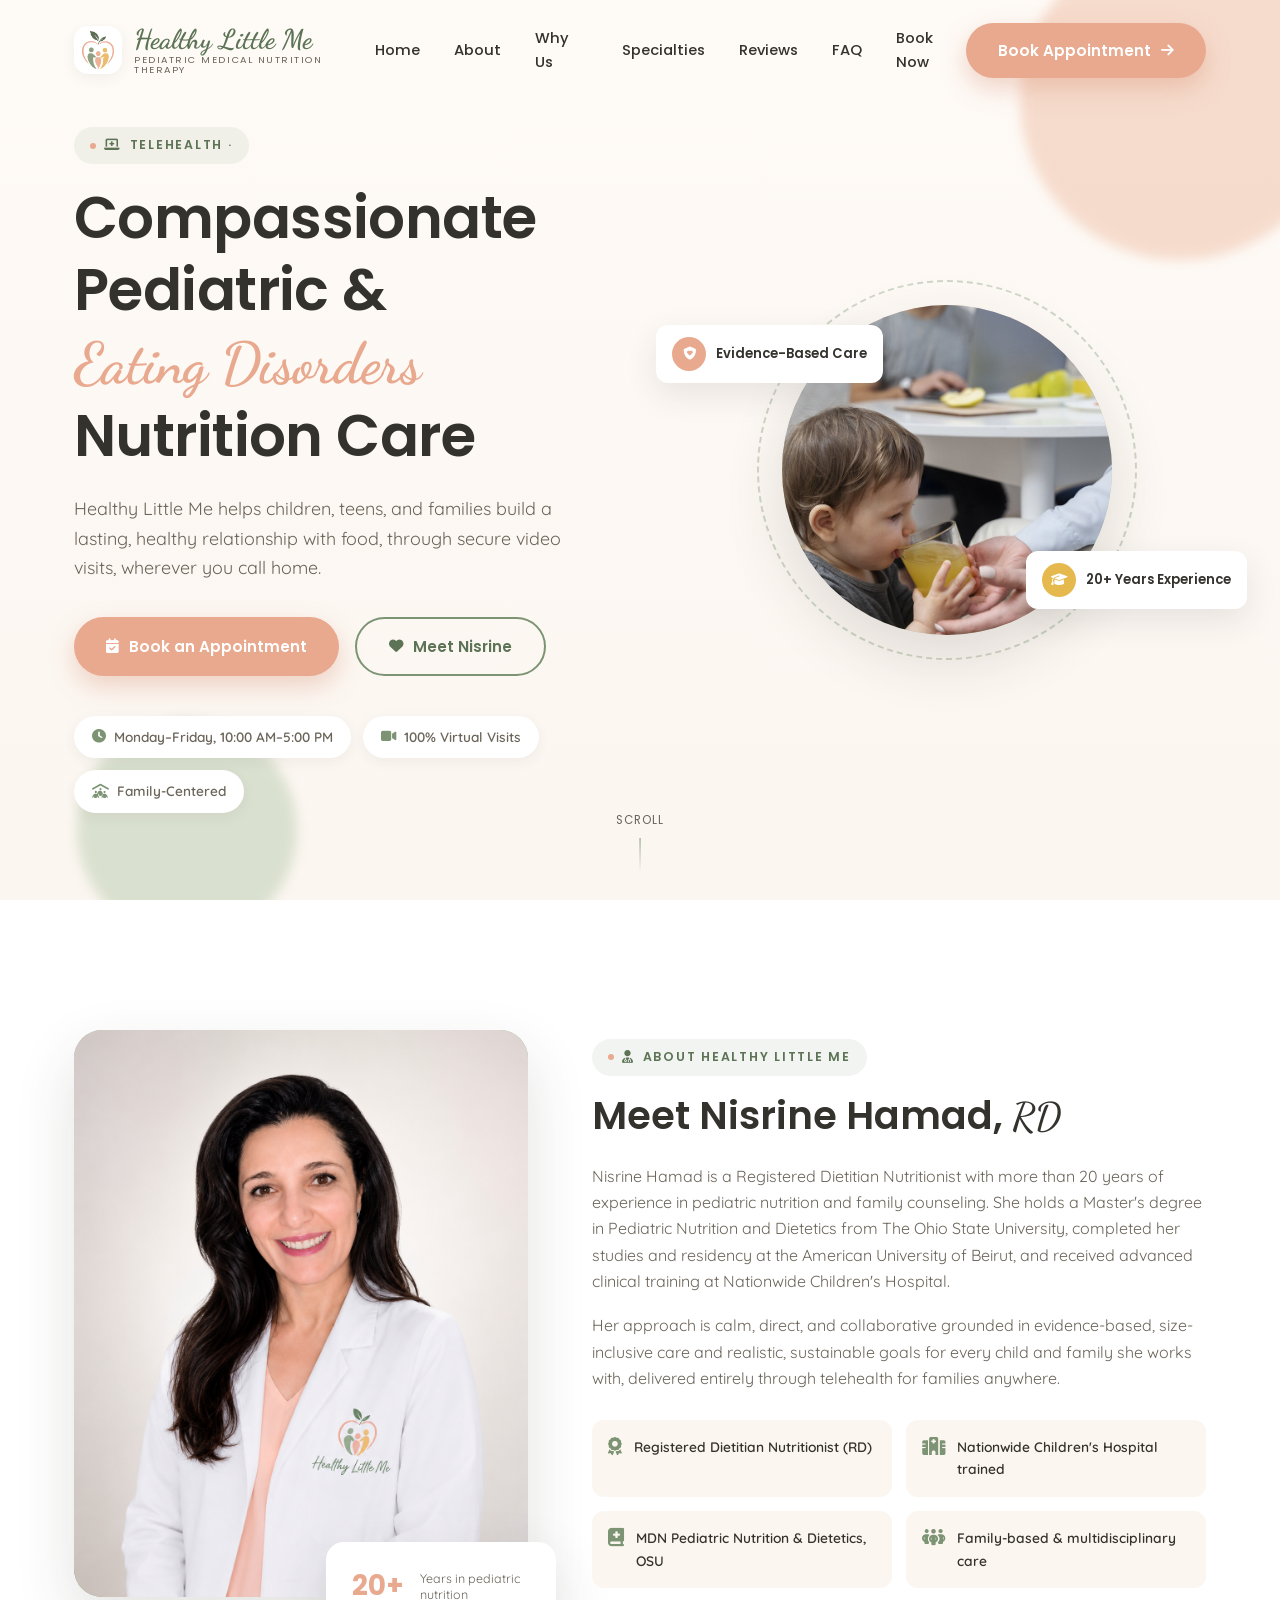
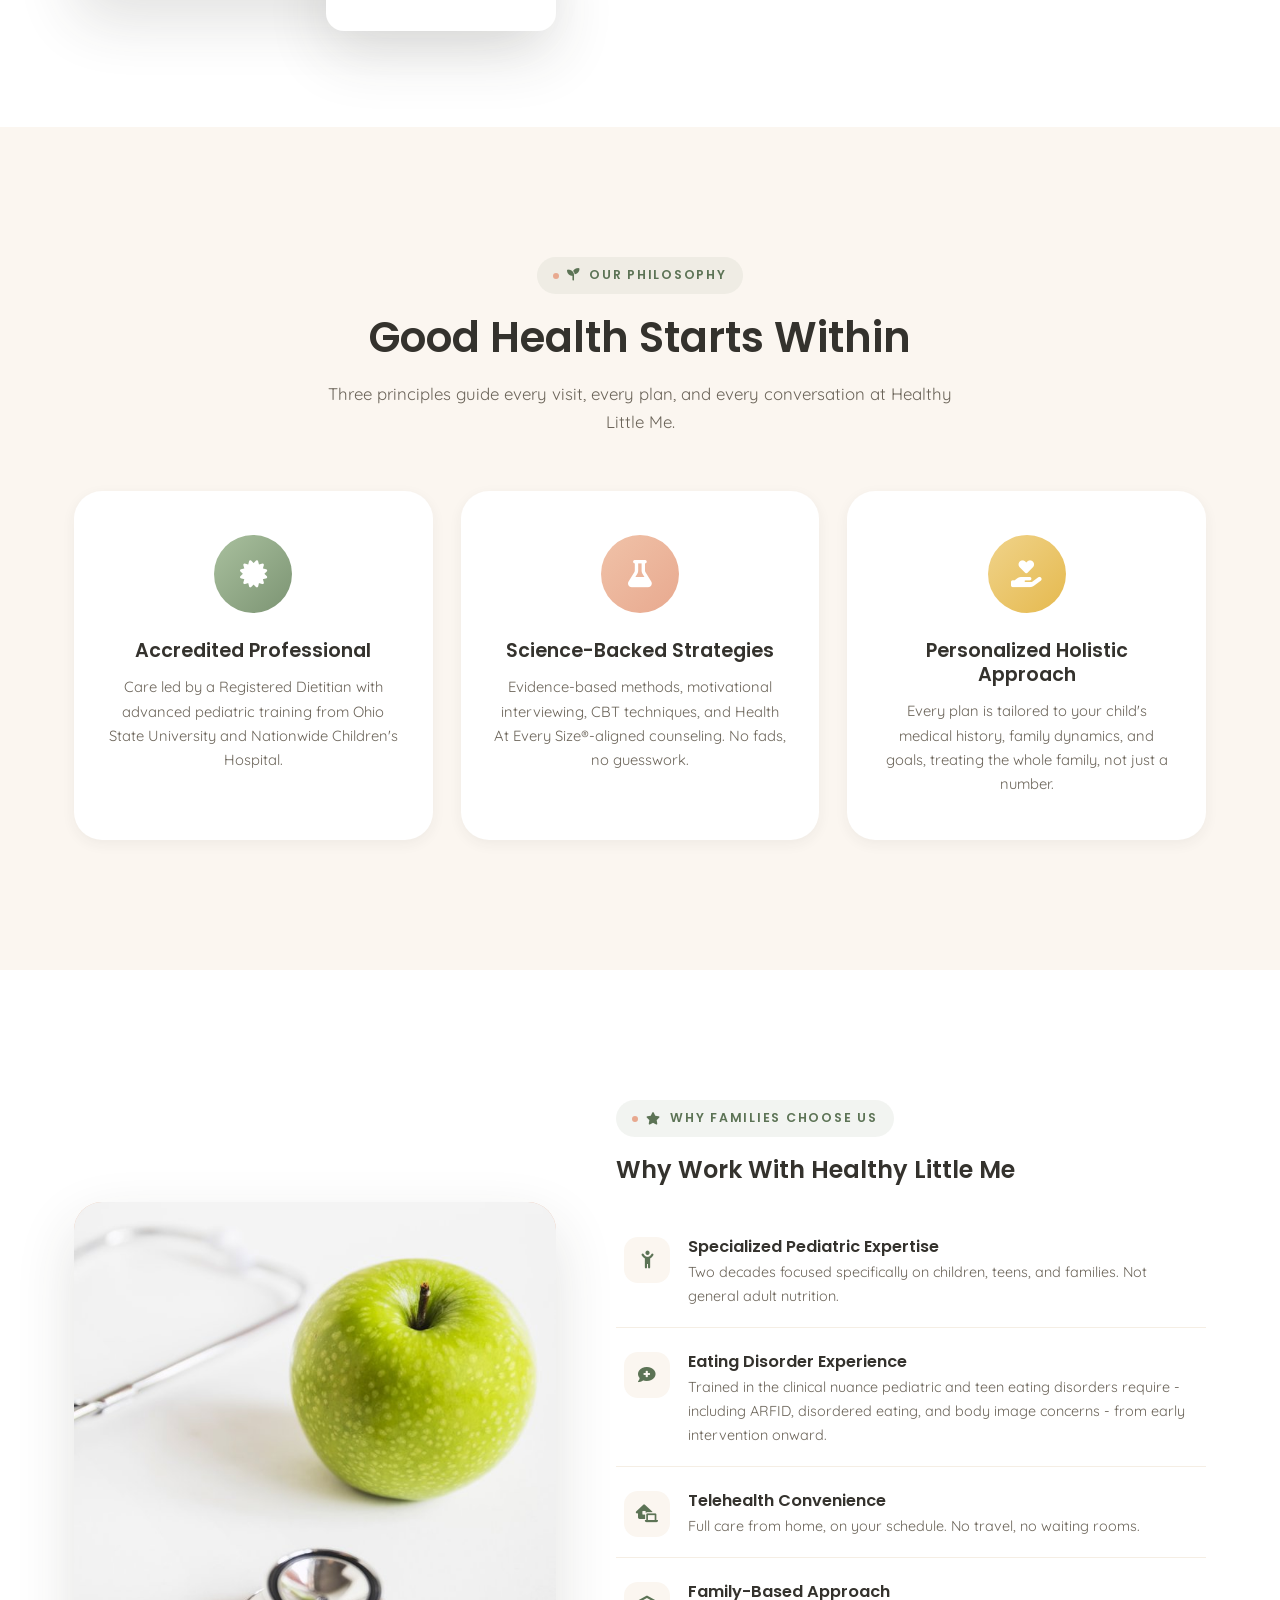
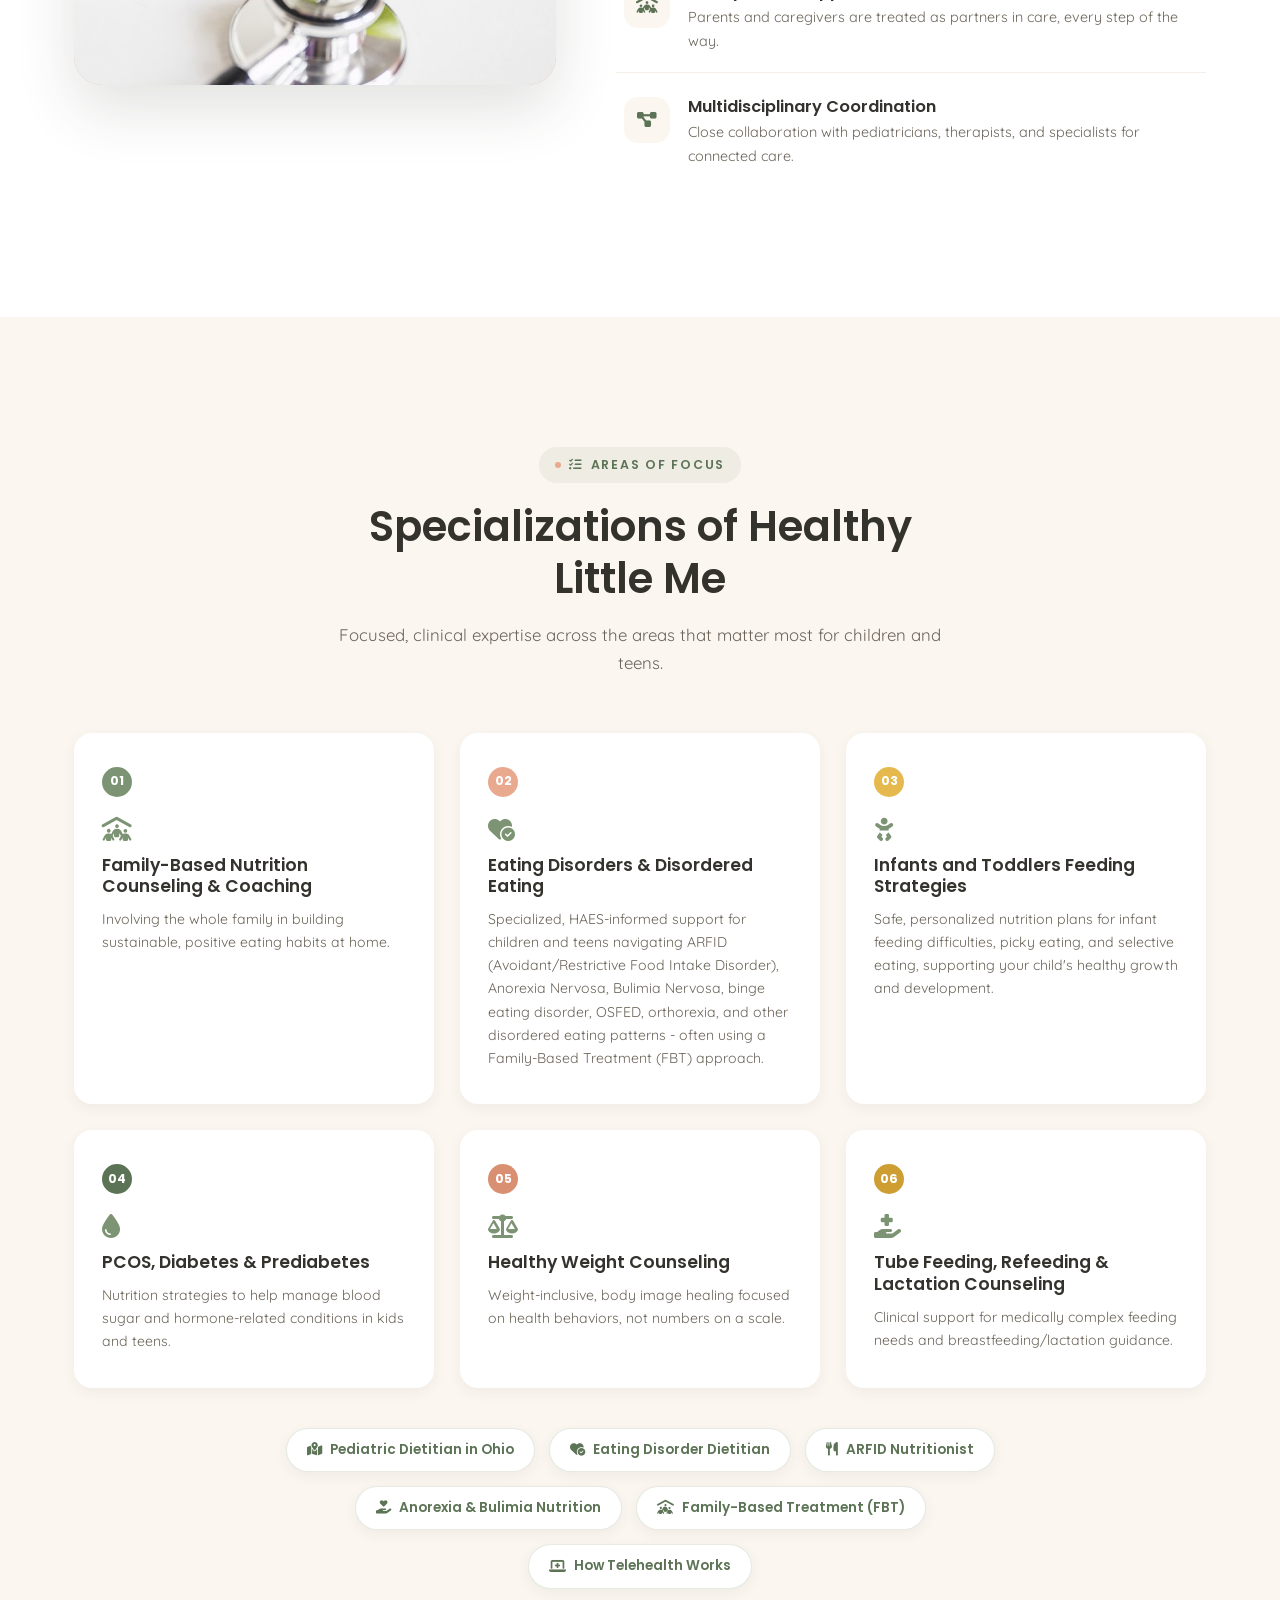
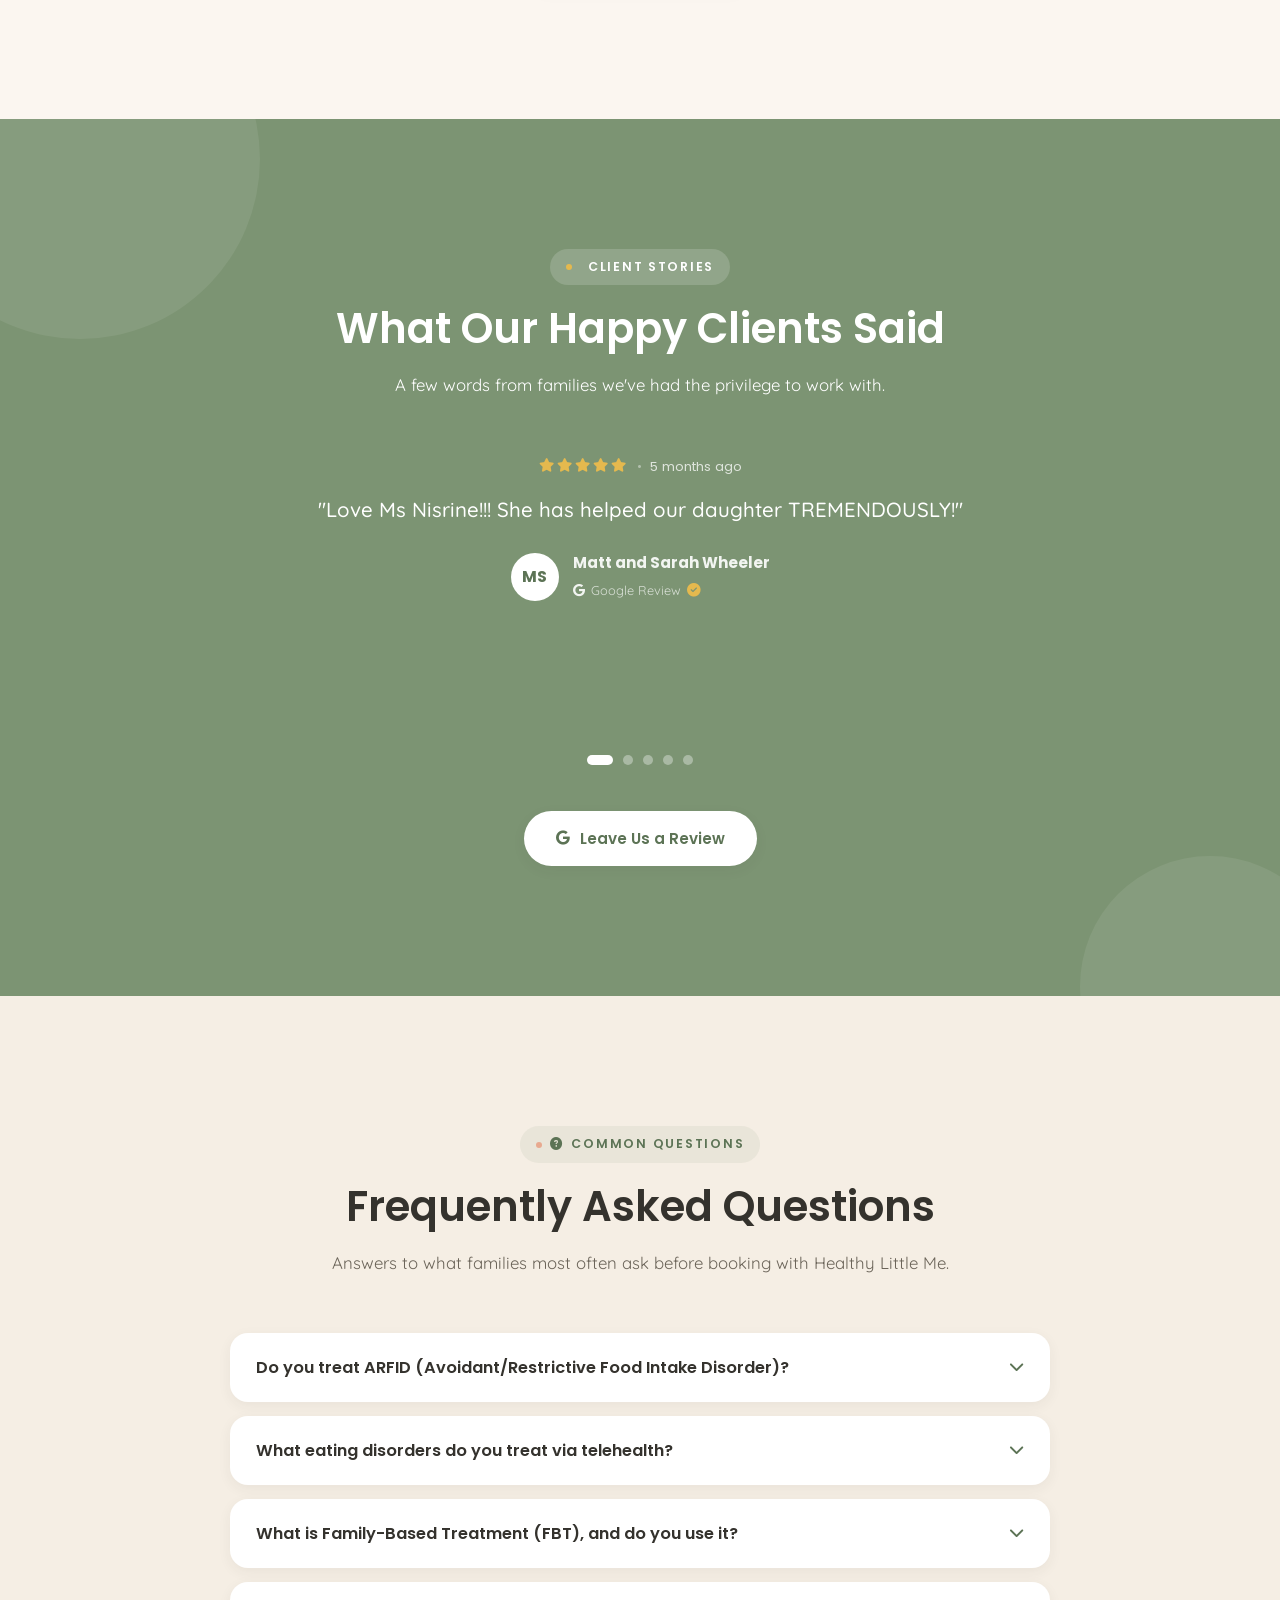
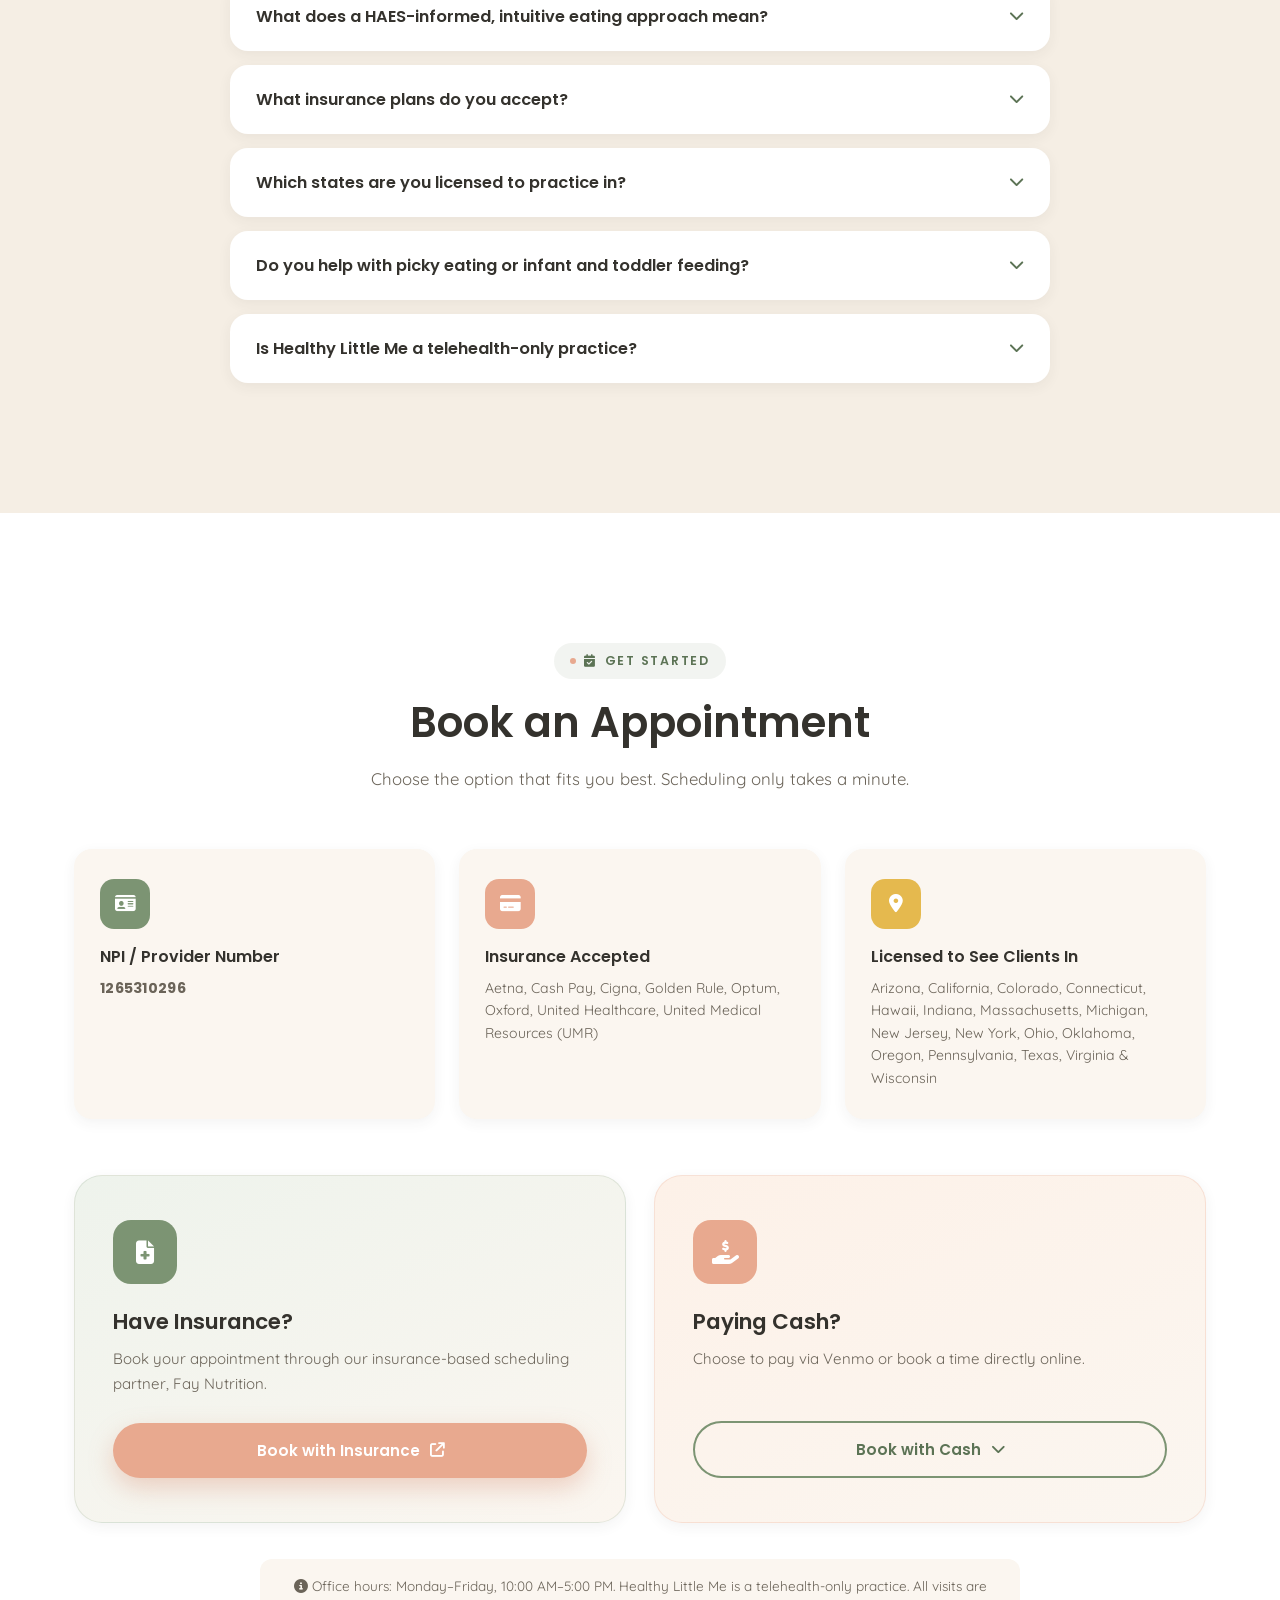
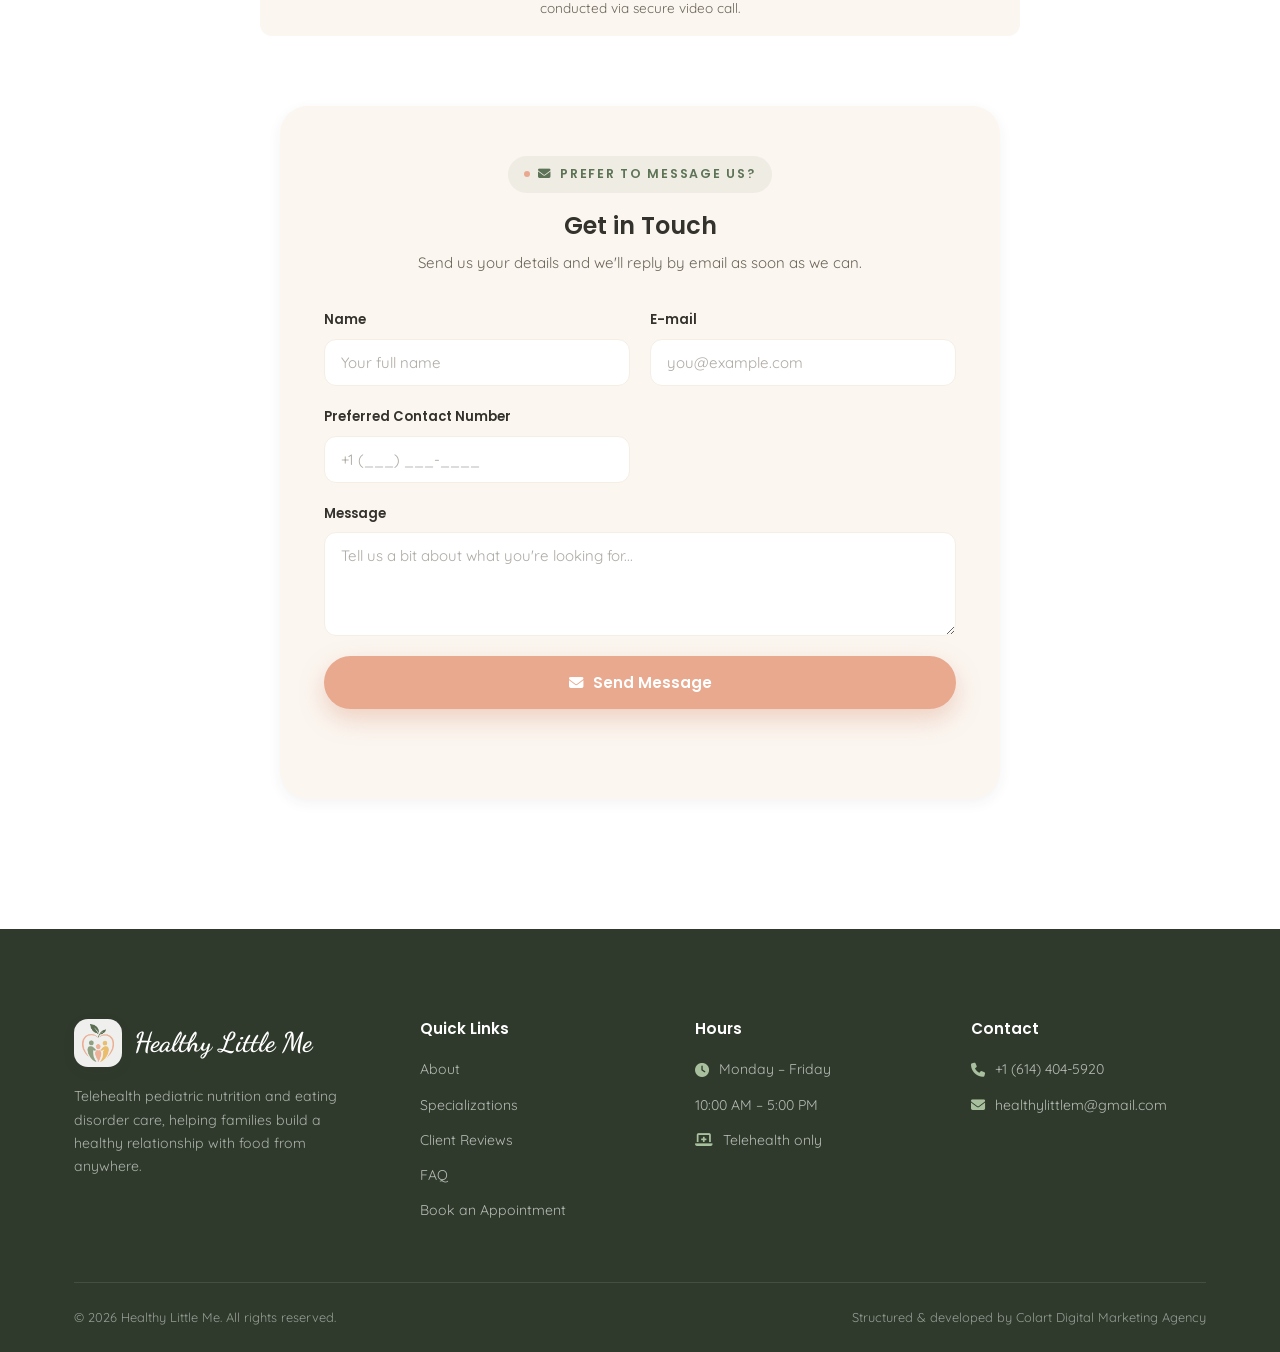
<file: index.html>
<!DOCTYPE html>
<html lang="en-US">
<head>
<meta charset="UTF-8">
<meta name="viewport" content="width=device-width, initial-scale=1.0">

<!-- ===== Primary SEO ===== -->
<title>Healthy Little Me | Pediatric &amp; Eating Disorder Dietitian Telehealth (US)</title>
<meta name="description" content="Telehealth pediatric dietitian specializing in eating disorders, ARFID, and HAES-informed, family-based nutrition care. Insurance accepted (Aetna, Cigna, UnitedHealthcare, Optum, UMR) or cash pay. Licensed in 17 US states.">
<meta name="keywords" content="eating disorder dietitian online, eating disorder nutritionist telehealth, virtual eating disorder counselor, disordered eating dietitian virtual, HAES eating disorder dietitian, Health At Every Size dietitian online, body image nutritionist virtual, intuitive eating dietitian telehealth, eating disorder recovery dietitian, anorexia nervosa dietitian online, bulimia recovery nutritionist telehealth, binge eating disorder dietitian virtual, OSFED eating disorder specialist, pediatric eating disorder dietitian, teen eating disorder nutritionist online, adolescent eating disorder specialist telehealth, ARFID dietitian online, ARFID specialist for kids telehealth, avoidant restrictive food intake disorder dietitian, family based treatment eating disorder dietitian, FBT pediatric dietitian virtual, child severe picky eating dietitian, pediatric refeeding syndrome dietitian, pediatric orthorexia specialist virtual, pediatric dietitian telehealth, online pediatric nutritionist, virtual child nutrition specialist, size inclusive pediatric nutritionist, pediatric tube feeding specialist online, teen PCOS nutritionist virtual, pediatric diabetes dietitian online, infant feeding difficulties dietitian, toddler nutrition specialist telehealth, eating disorder dietitian accepting Aetna, eating disorder nutritionist accepting Cigna, pediatric eating disorder dietitian accepting UnitedHealthcare, eating disorder nutritionist accepting Optum, pediatric dietitian accepting UMR, telehealth eating disorder dietitian covered by insurance, cash pay eating disorder dietitian online, Nisrine Hamad RD">
<meta name="robots" content="index, follow, max-image-preview:large">
<meta name="author" content="Healthy Little Me">
<meta name="theme-color" content="#7C9473">
<link rel="canonical" href="https://www.healthy-little-me.com/">

<!-- ===== Geo / regional targeting: United States only ===== -->
<meta name="geo.region" content="US">
<meta name="geo.placename" content="United States">
<meta name="distribution" content="US">
<meta name="target-country" content="US">
<meta name="language" content="English">

<!-- ===== Open Graph ===== -->
<meta property="og:type" content="website">
<meta property="og:site_name" content="Healthy Little Me">
<meta property="og:locale" content="en_US">
<meta property="og:title" content="Healthy Little Me | Pediatric &amp; Eating Disorder Dietitian Telehealth">
<meta property="og:description" content="Telehealth pediatric nutrition and eating disorder care led by Nisrine Hamad, RD. Licensed to see clients in 17 US states, Monday&ndash;Friday.">
<meta property="og:url" content="https://www.healthy-little-me.com/">
<meta property="og:image" content="https://www.healthy-little-me.com/images/og-share.jpg">
<meta property="og:image:width" content="1200">
<meta property="og:image:height" content="630">
<meta property="og:image:alt" content="Healthy Little Me — Pediatric Nutrition Telehealth">

<!-- ===== Twitter Card ===== -->
<meta name="twitter:card" content="summary_large_image">
<meta name="twitter:title" content="Healthy Little Me | Pediatric &amp; Eating Disorder Dietitian Telehealth">
<meta name="twitter:description" content="Telehealth pediatric nutrition and eating disorder care led by Nisrine Hamad, RD. Licensed to see clients in 17 US states.">
<meta name="twitter:image" content="https://www.healthy-little-me.com/images/og-share.jpg">

<!-- Fonts -->
<link rel="preconnect" href="https://fonts.googleapis.com">
<link rel="preconnect" href="https://fonts.gstatic.com" crossorigin>
<link href="https://fonts.googleapis.com/css2?family=Poppins:wght@500;600;700&family=Quicksand:wght@400;500;600;700&family=Dancing+Script:wght@600;700&display=swap" rel="stylesheet">
<!-- Icons -->
<link rel="stylesheet" href="https://cdnjs.cloudflare.com/ajax/libs/font-awesome/6.5.2/css/all.min.css" integrity="sha512-SnH5WK+bZxgPHs44uWIX+LLJAJ9/2PkPKZ5QiAj6Ta86w+fsb2TkcmfRyVX3pBnMFcV7oQPJkl9QevSCWr3W6A==" crossorigin="anonymous" referrerpolicy="no-referrer">
<link rel="stylesheet" href="css/style.css">
<link rel="icon" type="image/png" href="images/favicon.png">
<link rel="apple-touch-icon" href="images/favicon.png">

<!-- ===== Structured data: business + service area (US states only) ===== -->
<script type="application/ld+json">
{
  "@context": "https://schema.org",
  "@type": "MedicalBusiness",
  "name": "Healthy Little Me",
  "description": "Telehealth pediatric nutrition and eating disorder care led by Nisrine Hamad, a Registered Dietitian Nutritionist, serving families across the United States.",
  "url": "https://www.healthy-little-me.com/",
  "image": "https://www.healthy-little-me.com/images/og-share.jpg",
  "telephone": "+1-614-404-5920",
  "email": "healthylittlem@gmail.com",
  "priceRange": "$$",
  "medicalSpecialty": "Nutrition",
  "isicV4": "8620",
  "knowsLanguage": "en-US",
  "paymentAccepted": "Cash, Insurance",
  "knowsAbout": [
    "ARFID (Avoidant/Restrictive Food Intake Disorder)",
    "Anorexia Nervosa",
    "Bulimia Nervosa",
    "Binge Eating Disorder",
    "OSFED",
    "Orthorexia",
    "Disordered Eating",
    "Health At Every Size (HAES)",
    "Intuitive Eating",
    "Family-Based Treatment (FBT)",
    "Picky Eating and Selective Eating",
    "Infant and Toddler Feeding Difficulties",
    "PCOS",
    "Prediabetes and Diabetes",
    "Tube Feeding and Refeeding Syndrome",
    "Lactation Counseling",
    "Pediatric Weight-Inclusive Nutrition Counseling"
  ],
  "openingHoursSpecification": {
    "@type": "OpeningHoursSpecification",
    "dayOfWeek": ["Monday", "Tuesday", "Wednesday", "Thursday", "Friday"],
    "opens": "10:00",
    "closes": "17:00"
  },
  "areaServed": [
    { "@type": "State", "name": "Arizona" },
    { "@type": "State", "name": "California" },
    { "@type": "State", "name": "Colorado" },
    { "@type": "State", "name": "Connecticut" },
    { "@type": "State", "name": "Hawaii" },
    { "@type": "State", "name": "Indiana" },
    { "@type": "State", "name": "Massachusetts" },
    { "@type": "State", "name": "Michigan" },
    { "@type": "State", "name": "New Jersey" },
    { "@type": "State", "name": "New York" },
    { "@type": "State", "name": "Ohio" },
    { "@type": "State", "name": "Oklahoma" },
    { "@type": "State", "name": "Oregon" },
    { "@type": "State", "name": "Pennsylvania" },
    { "@type": "State", "name": "Texas" },
    { "@type": "State", "name": "Virginia" },
    { "@type": "State", "name": "Wisconsin" }
  ],
  "employee": {
    "@type": "Person",
    "name": "Nisrine Hamad",
    "jobTitle": "Registered Dietitian Nutritionist (RD)",
    "alumniOf": [
      { "@type": "CollegeOrUniversity", "name": "The Ohio State University" }
    ]
  }
}
</script>

<!-- ===== Structured data: FAQ (matches on-page FAQ section) ===== -->
<script type="application/ld+json">
{
  "@context": "https://schema.org",
  "@type": "FAQPage",
  "mainEntity": [
    {
      "@type": "Question",
      "name": "Do you treat ARFID (Avoidant/Restrictive Food Intake Disorder)?",
      "acceptedAnswer": {
        "@type": "Answer",
        "text": "Yes. Nisrine works with children and teens with ARFID, developing personalized, gradual feeding plans that respect sensory and anxiety-related barriers to eating, in close coordination with families and other providers involved in your child's care."
      }
    },
    {
      "@type": "Question",
      "name": "What eating disorders do you treat via telehealth?",
      "acceptedAnswer": {
        "@type": "Answer",
        "text": "Healthy Little Me provides telehealth nutrition support for pediatric and adolescent Anorexia Nervosa, Bulimia Nervosa, Binge Eating Disorder, OSFED, ARFID, orthorexia, and general disordered eating, using an evidence-based, HAES-informed approach tailored to each child."
      }
    },
    {
      "@type": "Question",
      "name": "What is Family-Based Treatment (FBT), and do you use it?",
      "acceptedAnswer": {
        "@type": "Answer",
        "text": "Family-Based Treatment is an evidence-based approach that empowers parents and caregivers to take an active role in their child's nutritional recovery. Many of our eating disorder and disordered eating plans draw on FBT principles alongside individualized, family-centered counseling."
      }
    },
    {
      "@type": "Question",
      "name": "What does a HAES-informed, intuitive eating approach mean?",
      "acceptedAnswer": {
        "@type": "Answer",
        "text": "Health At Every Size (HAES) and intuitive eating mean we focus on health behaviors, body respect, and a child's internal hunger and fullness cues, rather than weight or numbers on a scale. It's a weight-inclusive, size-inclusive philosophy behind every plan we build."
      }
    },
    {
      "@type": "Question",
      "name": "What insurance plans do you accept?",
      "acceptedAnswer": {
        "@type": "Answer",
        "text": "We accept Aetna, Cigna, UnitedHealthcare, Optum, Oxford, Golden Rule, and United Medical Resources (UMR) through our scheduling partner, Fay Nutrition. Cash-pay appointments are also available for families without in-network coverage or who prefer to book directly."
      }
    },
    {
      "@type": "Question",
      "name": "Which states are you licensed to practice in?",
      "acceptedAnswer": {
        "@type": "Answer",
        "text": "Nisrine is licensed to see clients via telehealth in Arizona, California, Colorado, Connecticut, Hawaii, Indiana, Massachusetts, Michigan, New Jersey, New York, Ohio, Oklahoma, Oregon, Pennsylvania, Texas, Virginia, and Wisconsin."
      }
    },
    {
      "@type": "Question",
      "name": "Do you help with picky eating or infant and toddler feeding?",
      "acceptedAnswer": {
        "@type": "Answer",
        "text": "Yes. We support infants, toddlers, and young children with severe picky eating, selective eating, and general infant feeding difficulties, building safe, age-appropriate plans to support healthy growth and development."
      }
    },
    {
      "@type": "Question",
      "name": "Is Healthy Little Me a telehealth-only practice?",
      "acceptedAnswer": {
        "@type": "Answer",
        "text": "Yes, we're 100% virtual with no physical office. All visits happen over secure video call, Monday through Friday, 10:00 AM–5:00 PM, so families can get pediatric dietitian support from wherever they call home."
      }
    }
  ]
}
</script>
</head>
<body>
<!-- ========== HEADER ========== -->
<header class="site-header">
  <div class="container">
    <a href="#home" class="brand">
      <span class="brand-mark">
        <img src="images/logo-icon.png" alt="Healthy Little Me logo">
      </span>
      <span class="brand-text">
        <span class="name">Healthy Little Me</span>
        <span class="tag">Pediatric Medical Nutrition Therapy</span>
      </span>
    </a>
    <nav class="nav-links">
      <a href="#home">Home</a>
      <a href="#about">About</a>
      <a href="#why">Why Us</a>
      <a href="#specialties">Specialties</a>
      <a href="#testimonials">Reviews</a>
      <a href="#faq">FAQ</a>
      <a href="#booking">Book Now</a>
    </nav>
    <div class="header-actions">
      <a href="#booking" class="btn btn-primary">Book Appointment <i class="fa-solid fa-arrow-right"></i></a>
      <button class="nav-toggle" aria-label="Toggle navigation menu">
        <span></span><span></span><span></span>
      </button>
    </div>
  </div>
</header>
<!-- ========== HERO ========== -->
<section class="hero" id="home">
  <span class="blob blob-1"></span>
  <span class="blob blob-2"></span>
  <span class="blob blob-3"></span>
  <div class="container">
    <div class="hero-text">
      <span class="eyebrow"><i class="fa-solid fa-laptop-medical"></i> Telehealth &middot;</span>
      <h1>Compassionate Pediatric &amp; <span class="accent">Eating&nbsp;Disorders</span> Nutrition Care</h1>
      <p class="lead">Healthy Little Me helps children, teens, and families build a lasting, healthy relationship with food, through secure video visits, wherever you call home.</p>
      <div class="hero-ctas">
        <a href="#booking" class="btn btn-primary"><i class="fa-solid fa-calendar-check"></i> Book an Appointment</a>
        <a href="#about" class="btn btn-outline"><i class="fa-solid fa-heart"></i> Meet Nisrine</a>
      </div>
      <div class="hero-badges">
        <span class="hero-badge"><i class="fa-solid fa-clock"></i> Monday&ndash;Friday, 10:00 AM&ndash;5:00 PM</span>
        <span class="hero-badge"><i class="fa-solid fa-video"></i> 100% Virtual Visits</span>
        <span class="hero-badge"><i class="fa-solid fa-people-roof"></i> Family-Centered</span>
      </div>
    </div>
    <div class="hero-visual">
      <span class="ring ring-1"></span>
      <span class="ring ring-2"></span>
      <div class="hero-photo">
        <img src="images/hero-kid.jpg" alt="Toddler happily drinking juice from a glass held by a caregiver" loading="eager">
      </div>
      <div class="float-chip chip-1">
        <span class="dot"><i class="fa-solid fa-shield-heart"></i></span>
        Evidence-Based Care
      </div>
      <div class="float-chip chip-2">
        <span class="dot"><i class="fa-solid fa-graduation-cap"></i></span>
        20+ Years Experience
      </div>
    </div>
  </div>
  <div class="scroll-cue"><span>Scroll</span><span class="line"></span></div>
</section>
<!-- ========== ABOUT ========== -->
<section class="about" id="about">
  <div class="container">
    <div class="about-visual reveal-scale">
      <div class="about-photo">
        <img src="images/nisrine-headshot.jpg" alt="Nisrine Hamad, RD, Pediatric Dietitian at Healthy Little Me" loading="lazy">
      </div>
      <div class="about-card">
        <span class="num">20+</span>
        <span class="lbl">Years in pediatric nutrition</span>
      </div>
    </div>
    <div class="about-text reveal">
      <span class="eyebrow"><i class="fa-solid fa-user-doctor"></i> About Healthy Little Me</span>
      <h2>Meet Nisrine Hamad, <span class="script">RD</span></h2>
      <p>Nisrine Hamad is a Registered Dietitian Nutritionist with more than 20 years of experience in pediatric nutrition and family counseling. She holds a Master's degree in Pediatric Nutrition and Dietetics from The Ohio State University, completed her studies and residency at the American University of Beirut, and received advanced clinical training at Nationwide Children's Hospital.</p>
      <p>Her approach is calm, direct, and collaborative grounded in evidence-based, size-inclusive care and realistic, sustainable goals for every child and family she works with, delivered entirely through telehealth for families anywhere.</p>
      <div class="credentials stagger">
        <div class="credential"><i class="fa-solid fa-award"></i><span>Registered Dietitian Nutritionist (RD)</span></div>
        <div class="credential"><i class="fa-solid fa-hospital"></i><span>Nationwide Children's Hospital trained</span></div>
        <div class="credential"><i class="fa-solid fa-book-medical"></i><span>MDN Pediatric Nutrition &amp; Dietetics, OSU</span></div>
        <div class="credential"><i class="fa-solid fa-people-group"></i><span>Family-based &amp; multidisciplinary care</span></div>
      </div>
    </div>
  </div>
</section>
<!-- ========== GOOD HEALTH STARTS WITHIN ========== -->
<section class="pillars" id="pillars">
  <div class="container">
    <div class="section-head reveal">
      <span class="eyebrow"><i class="fa-solid fa-seedling"></i> Our Philosophy</span>
      <h2>Good Health Starts Within</h2>
      <p>Three principles guide every visit, every plan, and every conversation at Healthy Little Me.</p>
    </div>
    <div class="pillar-grid stagger">
      <div class="pillar-card reveal">
        <div class="pillar-icon"><i class="fa-solid fa-certificate"></i></div>
        <h3>Accredited Professional</h3>
        <p>Care led by a Registered Dietitian with advanced pediatric training from Ohio State University and Nationwide Children's Hospital.</p>
      </div>
      <div class="pillar-card reveal">
        <div class="pillar-icon"><i class="fa-solid fa-flask"></i></div>
        <h3>Science-Backed Strategies</h3>
        <p>Evidence-based methods, motivational interviewing, CBT techniques, and Health At Every Size&reg;-aligned counseling. No fads, no guesswork.</p>
      </div>
      <div class="pillar-card reveal">
        <div class="pillar-icon"><i class="fa-solid fa-hand-holding-heart"></i></div>
        <h3>Personalized Holistic Approach</h3>
        <p>Every plan is tailored to your child's medical history, family dynamics, and goals, treating the whole family, not just a number.</p>
      </div>
    </div>
  </div>
</section>
<!-- ========== WHY WORK WITH US ========== -->
<section class="why" id="why">
  <div class="container">
    <div class="why-visual reveal-scale">
      <div class="why-photo">
        <img src="images/why-apple-stethoscope.jpg" alt="Green apple beside a stethoscope, symbolizing pediatric nutrition care" loading="lazy">
      </div>
    </div>
    <div class="why-text">
      <span class="eyebrow reveal"><i class="fa-solid fa-star"></i> Why Families Choose Us</span>
      <h2 class="reveal" style="margin-bottom:34px;">Why Work With Healthy Little Me</h2>
      <div class="why-list stagger">
        <div class="why-item reveal">
          <span class="icon"><i class="fa-solid fa-child-reaching"></i></span>
          <div><h4>Specialized Pediatric Expertise</h4><p>Two decades focused specifically on children, teens, and families. Not general adult nutrition.</p></div>
        </div>
        <div class="why-item reveal">
          <span class="icon"><i class="fa-solid fa-comment-medical"></i></span>
          <div><h4>Eating Disorder Experience</h4><p>Trained in the clinical nuance pediatric and teen eating disorders require - including ARFID, disordered eating, and body image concerns - from early intervention onward.</p></div>
        </div>
        <div class="why-item reveal">
          <span class="icon"><i class="fa-solid fa-house-laptop"></i></span>
          <div><h4>Telehealth Convenience</h4><p>Full care from home, on your schedule. No travel, no waiting rooms.</p></div>
        </div>
        <div class="why-item reveal">
          <span class="icon"><i class="fa-solid fa-people-roof"></i></span>
          <div><h4>Family-Based Approach</h4><p>Parents and caregivers are treated as partners in care, every step of the way.</p></div>
        </div>
        <div class="why-item reveal">
          <span class="icon"><i class="fa-solid fa-diagram-project"></i></span>
          <div><h4>Multidisciplinary Coordination</h4><p>Close collaboration with pediatricians, therapists, and specialists for connected care.</p></div>
        </div>
      </div>
    </div>
  </div>
</section>
<!-- ========== SPECIALIZATIONS ========== -->
<section class="specialties" id="specialties">
  <div class="container">
    <div class="section-head reveal">
      <span class="eyebrow"><i class="fa-solid fa-list-check"></i> Areas of Focus</span>
      <h2>Specializations of Healthy Little Me</h2>
      <p>Focused, clinical expertise across the areas that matter most for children and teens.</p>
    </div>
    <div class="specialty-grid stagger">
      <div class="specialty-card reveal">
        <span class="specialty-num">01</span>
        <i class="fa-solid fa-people-roof spec-icon"></i>
        <h3>Family-Based Nutrition Counseling &amp; Coaching</h3>
        <p>Involving the whole family in building sustainable, positive eating habits at home.</p>
      </div>
      <div class="specialty-card reveal">
        <span class="specialty-num">02</span>
        <i class="fa-solid fa-heart-circle-check spec-icon"></i>
        <h3>Eating Disorders &amp; Disordered Eating</h3>
        <p>Specialized, HAES-informed support for children and teens navigating ARFID (Avoidant/Restrictive Food Intake Disorder), Anorexia Nervosa, Bulimia Nervosa, binge eating disorder, OSFED, orthorexia, and other disordered eating patterns - often using a Family-Based Treatment (FBT) approach.</p>
      </div>
      <div class="specialty-card reveal">
        <span class="specialty-num">03</span>
        <i class="fa-solid fa-baby spec-icon"></i>
        <h3>Infants and Toddlers Feeding Strategies</h3>
        <p>Safe, personalized nutrition plans for infant feeding difficulties, picky eating, and selective eating, supporting your child's healthy growth and development.</p>
      </div>
      <div class="specialty-card reveal">
        <span class="specialty-num">04</span>
        <i class="fa-solid fa-droplet spec-icon"></i>
        <h3>PCOS, Diabetes &amp; Prediabetes</h3>
        <p>Nutrition strategies to help manage blood sugar and hormone-related conditions in kids and teens.</p>
      </div>
      <div class="specialty-card reveal">
        <span class="specialty-num">05</span>
        <i class="fa-solid fa-scale-balanced spec-icon"></i>
        <h3>Healthy Weight Counseling</h3>
        <p>Weight-inclusive, body image healing focused on health behaviors, not numbers on a scale.</p>
      </div>
      <div class="specialty-card reveal">
        <span class="specialty-num">06</span>
        <i class="fa-solid fa-hand-holding-medical spec-icon"></i>
        <h3>Tube Feeding, Refeeding &amp; Lactation Counseling</h3>
        <p>Clinical support for medically complex feeding needs and breastfeeding/lactation guidance.</p>
      </div>
    </div>
    <div class="related-links reveal">
      <a href="/pediatric-dietitian-ohio/"><i class="fa-solid fa-map-location-dot"></i> Pediatric Dietitian in Ohio</a>
      <a href="/pediatric-eating-disorder-dietitian/"><i class="fa-solid fa-heart-circle-check"></i> Eating Disorder Dietitian</a>
      <a href="/arfid-nutritionist/"><i class="fa-solid fa-utensils"></i> ARFID Nutritionist</a>
      <a href="/anorexia-eating-disorder-nutrition/"><i class="fa-solid fa-hand-holding-heart"></i> Anorexia &amp; Bulimia Nutrition</a>
      <a href="/family-based-treatment-fbt/"><i class="fa-solid fa-people-roof"></i> Family-Based Treatment (FBT)</a>
      <a href="/telehealth-nutrition-ohio/"><i class="fa-solid fa-laptop-medical"></i> How Telehealth Works</a>
    </div>
  </div>
</section>
<!-- ========== TESTIMONIALS ========== -->
<section class="testimonials" id="testimonials">
  <div class="container">
    <div class="section-head reveal">
      <span class="eyebrow"><i class="fa-solid fa-comment-heart"></i> Client Stories</span>
      <h2>What Our Happy Clients Said</h2>
      <p>A few words from families we've had the privilege to work with.</p>
    </div>

    <div class="slider reveal">
      <div class="slide-track">
        <div class="slide active">
          <div class="review-meta">
            <span class="stars"><i class="fa-solid fa-star"></i><i class="fa-solid fa-star"></i><i class="fa-solid fa-star"></i><i class="fa-solid fa-star"></i><i class="fa-solid fa-star"></i></span>
            <span class="review-dot">&bull;</span>
            <span class="review-time">5 months ago</span>
          </div>
          <p class="quote">"Love Ms Nisrine!!! She has helped our daughter TREMENDOUSLY!"</p>
          <div class="avatar-row">
            <span class="avatar">MS</span>
            <span class="who">
              <strong>Matt and Sarah Wheeler</strong>
              <span class="review-source"><i class="fa-brands fa-google"></i> Google Review <i class="fa-solid fa-circle-check verified" title="Verified review"></i></span>
            </span>
          </div>
        </div>
        <div class="slide">
          <div class="review-meta">
            <span class="stars"><i class="fa-solid fa-star"></i><i class="fa-solid fa-star"></i><i class="fa-solid fa-star"></i><i class="fa-solid fa-star"></i><i class="fa-solid fa-star"></i></span>
            <span class="review-dot">&bull;</span>
            <span class="review-time">10 months ago</span>
          </div>
          <p class="quote">"Amazing, honest and informative. She is the best, she makes sticking with the diet changes possible and easy."</p>
          <div class="avatar-row">
            <span class="avatar">TD</span>
            <span class="who">
              <strong>Tonay Daniel</strong>
              <span class="review-source"><i class="fa-brands fa-google"></i> Google Review <i class="fa-solid fa-circle-check verified" title="Verified review"></i></span>
            </span>
          </div>
        </div>
        <div class="slide">
          <div class="review-meta">
            <span class="stars"><i class="fa-solid fa-star"></i><i class="fa-solid fa-star"></i><i class="fa-solid fa-star"></i><i class="fa-solid fa-star"></i><i class="fa-solid fa-star"></i></span>
          </div>
          <p class="quote">"Nisrine is an amazing pediatric dietitian! She was incredibly helpful with my nephew, giving us clear, practical guidance and making the whole experience comfortable and reassuring. Highly recommended for any family looking for professional and caring nutrition support!"</p>
          <div class="avatar-row">
            <span class="avatar">SE</span>
            <span class="who">
              <strong>Samuel El Hindy</strong>
              <span class="review-source"><i class="fa-brands fa-google"></i> Google Review <i class="fa-solid fa-circle-check verified" title="Verified review"></i></span>
            </span>
          </div>
        </div>
        <div class="slide">
          <div class="review-meta">
            <span class="stars"><i class="fa-solid fa-star"></i><i class="fa-solid fa-star"></i><i class="fa-solid fa-star"></i><i class="fa-solid fa-star"></i><i class="fa-solid fa-star"></i></span>
            <span class="review-dot">&bull;</span>
            <span class="review-time">New</span>
          </div>
          <p class="quote">"Ms. Nisrine was an incredible support to our family during my son's chemotherapy journey. She guided us with his nutrition throughout his treatment, always with patience, compassion, and professionalism. Her advice helped us feel more confident about supporting his nutritional needs during such a difficult time. We are truly grateful for her care and highly recommend her."</p>
          <div class="avatar-row">
            <span class="avatar">KA</span>
            <span class="who">
              <strong>Khayrat Annouss</strong>
              <span class="review-source"><i class="fa-brands fa-google"></i> Google Review <i class="fa-solid fa-circle-check verified" title="Verified review"></i></span>
            </span>
          </div>
        </div>
        <div class="slide">
          <div class="review-meta">
            <span class="stars"><i class="fa-solid fa-star"></i><i class="fa-solid fa-star"></i><i class="fa-solid fa-star"></i><i class="fa-solid fa-star"></i><i class="fa-solid fa-star"></i></span>
            <span class="review-dot">&bull;</span>
            <span class="review-time">New</span>
          </div>
          <p class="quote">"Ms. Nisrine gave incredible help when my boy needed tube feeding . She took care of his special diet during his recovery with kindness and top-notch skills. Her advice led our family through a rough patch. We are truly grateful for her support."</p>
          <div class="avatar-row">
            <span class="avatar">FK</span>
            <span class="who">
              <strong>Fatina Kondakji</strong>
              <span class="review-source"><i class="fa-brands fa-google"></i> Google Review <i class="fa-solid fa-circle-check verified" title="Verified review"></i></span>
            </span>
          </div>
        </div>
      </div>
      <div class="slider-dots"></div>
    </div>

    <div class="review-cta reveal">
      <a href="https://search.google.com/local/writereview?placeid=ChIJv-DEcmmNOIgRDf0i8rZnhfs" target="_blank" rel="noopener" class="btn btn-light">
        <i class="fa-brands fa-google"></i> Leave Us a Review
      </a>
    </div>
  </div>
</section>
<!-- ========== FAQ ========== -->
<section class="faq" id="faq">
  <div class="container">
    <div class="section-head reveal">
      <span class="eyebrow"><i class="fa-solid fa-circle-question"></i> Common Questions</span>
      <h2>Frequently Asked Questions</h2>
      <p>Answers to what families most often ask before booking with Healthy Little Me.</p>
    </div>
    <div class="faq-list reveal">
      <div class="faq-item">
        <button class="faq-question" aria-expanded="false">
          <span>Do you treat ARFID (Avoidant/Restrictive Food Intake Disorder)?</span>
          <i class="fa-solid fa-chevron-down faq-icon"></i>
        </button>
        <div class="faq-answer">
          <p>Yes. Nisrine works with children and teens with ARFID, developing personalized, gradual feeding plans that respect sensory and anxiety-related barriers to eating, in close coordination with families and other providers involved in your child's care.</p>
        </div>
      </div>
      <div class="faq-item">
        <button class="faq-question" aria-expanded="false">
          <span>What eating disorders do you treat via telehealth?</span>
          <i class="fa-solid fa-chevron-down faq-icon"></i>
        </button>
        <div class="faq-answer">
          <p>Healthy Little Me provides telehealth nutrition support for pediatric and adolescent Anorexia Nervosa, Bulimia Nervosa, Binge Eating Disorder, OSFED, ARFID, orthorexia, and general disordered eating, using an evidence-based, HAES-informed approach tailored to each child.</p>
        </div>
      </div>
      <div class="faq-item">
        <button class="faq-question" aria-expanded="false">
          <span>What is Family-Based Treatment (FBT), and do you use it?</span>
          <i class="fa-solid fa-chevron-down faq-icon"></i>
        </button>
        <div class="faq-answer">
          <p>Family-Based Treatment is an evidence-based approach that empowers parents and caregivers to take an active role in their child's nutritional recovery. Many of our eating disorder and disordered eating plans draw on FBT principles alongside individualized, family-centered counseling.</p>
        </div>
      </div>
      <div class="faq-item">
        <button class="faq-question" aria-expanded="false">
          <span>What does a HAES-informed, intuitive eating approach mean?</span>
          <i class="fa-solid fa-chevron-down faq-icon"></i>
        </button>
        <div class="faq-answer">
          <p>Health At Every Size (HAES) and intuitive eating mean we focus on health behaviors, body respect, and a child's internal hunger and fullness cues, rather than weight or numbers on a scale. It's a weight-inclusive, size-inclusive philosophy behind every plan we build.</p>
        </div>
      </div>
      <div class="faq-item">
        <button class="faq-question" aria-expanded="false">
          <span>What insurance plans do you accept?</span>
          <i class="fa-solid fa-chevron-down faq-icon"></i>
        </button>
        <div class="faq-answer">
          <p>We accept Aetna, Cigna, UnitedHealthcare, Optum, Oxford, Golden Rule, and United Medical Resources (UMR) through our scheduling partner, Fay Nutrition. Cash-pay appointments are also available for families without in-network coverage or who prefer to book directly.</p>
        </div>
      </div>
      <div class="faq-item">
        <button class="faq-question" aria-expanded="false">
          <span>Which states are you licensed to practice in?</span>
          <i class="fa-solid fa-chevron-down faq-icon"></i>
        </button>
        <div class="faq-answer">
          <p>Nisrine is licensed to see clients via telehealth in Arizona, California, Colorado, Connecticut, Hawaii, Indiana, Massachusetts, Michigan, New Jersey, New York, Ohio, Oklahoma, Oregon, Pennsylvania, Texas, Virginia, and Wisconsin.</p>
        </div>
      </div>
      <div class="faq-item">
        <button class="faq-question" aria-expanded="false">
          <span>Do you help with picky eating or infant and toddler feeding?</span>
          <i class="fa-solid fa-chevron-down faq-icon"></i>
        </button>
        <div class="faq-answer">
          <p>Yes. We support infants, toddlers, and young children with severe picky eating, selective eating, and general infant feeding difficulties, building safe, age-appropriate plans to support healthy growth and development.</p>
        </div>
      </div>
      <div class="faq-item">
        <button class="faq-question" aria-expanded="false">
          <span>Is Healthy Little Me a telehealth-only practice?</span>
          <i class="fa-solid fa-chevron-down faq-icon"></i>
        </button>
        <div class="faq-answer">
          <p>Yes, we're 100% virtual with no physical office. All visits happen over secure video call, Monday through Friday, 10:00 AM&ndash;5:00 PM, so families can get pediatric dietitian support from wherever they call home.</p>
        </div>
      </div>
    </div>
  </div>
</section>
<!-- ========== BOOKING ========== -->
<section class="booking" id="booking">
  <div class="container">
    <div class="section-head reveal">
      <span class="eyebrow"><i class="fa-solid fa-calendar-check"></i> Get Started</span>
      <h2>Book an Appointment</h2>
      <p>Choose the option that fits you best. Scheduling only takes a minute.</p>
    </div>
    <div class="coverage-panel stagger">
      <div class="coverage-card reveal">
        <div class="coverage-icon"><i class="fa-solid fa-id-card"></i></div>
        <h4>NPI / Provider Number</h4>
        <p class="coverage-value">1265310296</p>
      </div>
      <div class="coverage-card reveal">
        <div class="coverage-icon"><i class="fa-solid fa-credit-card"></i></div>
        <h4>Insurance Accepted</h4>
        <p>Aetna, Cash Pay, Cigna, Golden Rule, Optum, Oxford, United Healthcare, United Medical Resources (UMR)</p>
      </div>
      <div class="coverage-card reveal">
        <div class="coverage-icon"><i class="fa-solid fa-location-dot"></i></div>
        <h4>Licensed to See Clients In</h4>
        <p>Arizona, California, Colorado, Connecticut, Hawaii, Indiana, Massachusetts, Michigan, New Jersey, New York, Ohio, Oklahoma, Oregon, Pennsylvania, Texas, Virginia &amp; Wisconsin</p>
      </div>
    </div>
    <div class="booking-grid stagger">
      <div class="booking-card insurance reveal">
        <div class="booking-icon"><i class="fa-solid fa-file-medical"></i></div>
        <h3>Have Insurance?</h3>
        <p>Book your appointment through our insurance-based scheduling partner, Fay Nutrition.</p>
        <a href="https://www.faynutrition.com/dietitians/nisrine-hamad" target="_blank" rel="noopener" class="btn btn-primary btn-block">Book with Insurance <i class="fa-solid fa-arrow-up-right-from-square"></i></a>
      </div>
      <div class="booking-card cash reveal">
        <div class="booking-icon"><i class="fa-solid fa-hand-holding-dollar"></i></div>
        <h3>Paying Cash?</h3>
        <p>Choose to pay via Venmo or book a time directly online.</p>
        <button type="button" id="cash-modal-trigger" class="btn btn-outline btn-block">Book with Cash <i class="fa-solid fa-chevron-down"></i></button>
      </div>
    </div>
    <p class="booking-note reveal"><i class="fa-solid fa-circle-info"></i> Office hours: Monday&ndash;Friday, 10:00 AM&ndash;5:00 PM. Healthy Little Me is a telehealth-only practice. All visits are conducted via secure video call.</p>
    <div class="contact-form-wrap reveal">
      <div class="contact-form-head">
        <span class="eyebrow"><i class="fa-solid fa-envelope"></i> Prefer to Message Us?</span>
        <h3>Get in Touch</h3>
        <p>Send us your details and we'll reply by email as soon as we can.</p>
      </div>
      <form id="contact-form" class="contact-form" novalidate
            action="https://formsubmit.co/ajax/healthylittlem@gmail.com" method="POST">
        <!-- FormSubmit configuration (see https://formsubmit.co/) — using the dedicated /ajax/ endpoint
             so the JS fetch() below always gets a JSON response instead of a redirect. -->
        <input type="hidden" name="_subject" value="New inquiry from Healthy Little Me website">
        <input type="hidden" name="_template" value="table">
        <input type="hidden" name="_captcha" value="false">
        <input type="text" name="_honey" style="display:none" tabindex="-1" autocomplete="off">
        <div class="form-row">
          <label for="cf-name">Name</label>
          <input type="text" id="cf-name" name="name" placeholder="Your full name" required>
        </div>
        <div class="form-row">
          <label for="cf-email">E-mail</label>
          <input type="email" id="cf-email" name="email" placeholder="you@example.com" required>
        </div>
        <div class="form-row">
          <label for="cf-phone">Preferred Contact Number</label>
          <input type="tel" id="cf-phone" name="phone" placeholder="+1 (___) ___-____" required>
        </div>
        <div class="form-row form-row-full">
          <label for="cf-message">Message</label>
          <textarea id="cf-message" name="message" rows="4" placeholder="Tell us a bit about what you're looking for..." required></textarea>
        </div>
        <div class="form-row form-row-full">
          <button type="submit" class="btn btn-primary btn-block">
            <i class="fa-solid fa-envelope"></i> Send Message
          </button>
        </div>
        <p class="form-status" id="form-status" role="status" aria-live="polite"></p>
      </form>
    </div>
  </div>
</section>
<!-- ========== FOOTER ========== -->
<footer class="site-footer">
  <div class="container">
    <div class="footer-grid">
      <div class="footer-brand">
        <a href="#home" class="brand">
          <span class="brand-mark">
            <img src="images/logo-icon.png" alt="Healthy Little Me logo">
          </span>
          <span class="brand-text"><span class="name">Healthy Little Me</span></span>
        </a>
        <p>Telehealth pediatric nutrition and eating disorder care, helping families build a healthy relationship with food from anywhere.</p>
      </div>
      <div class="footer-col">
        <h4>Quick Links</h4>
        <ul>
          <li><a href="#about">About</a></li>
          <li><a href="#specialties">Specializations</a></li>
          <li><a href="#testimonials">Client Reviews</a></li>
          <li><a href="#faq">FAQ</a></li>
          <li><a href="#booking">Book an Appointment</a></li>
        </ul>
      </div>
      <div class="footer-col">
        <h4>Hours</h4>
        <ul>
          <li class="contact-line"><i class="fa-solid fa-clock"></i> Monday &ndash; Friday</li>
          <li>10:00 AM &ndash; 5:00 PM</li>
          <li class="contact-line"><i class="fa-solid fa-laptop-medical"></i> Telehealth only</li>
        </ul>
      </div>
      <div class="footer-col">
        <h4>Contact</h4>
        <ul>
          <li class="contact-line"><i class="fa-solid fa-phone"></i> <a href="tel:+16144045920">+1 (614) 404-5920</a></li>
          <li class="contact-line"><i class="fa-solid fa-envelope"></i> <a href="mailto:healthylittlem@gmail.com">healthylittlem@gmail.com</a></li>
        </ul>
      </div>
    </div>
    <div class="footer-bottom">
      <span>&copy; <span id="year"></span> Healthy Little Me. All rights reserved.</span>
      <span>Structured &amp; developed by <a href="https://www.colartdigitalmarketingagency.com" target="_blank" rel="noopener">Colart Digital Marketing Agency</a></span>
    </div>
  </div>
</footer>
<button class="back-to-top" aria-label="Back to top"><i class="fa-solid fa-arrow-up"></i></button>

<!-- ========== CASH PAYMENT MODAL ========== -->
<div class="modal-overlay" id="cash-modal" aria-hidden="true">
  <div class="modal-box" role="dialog" aria-modal="true" aria-labelledby="cash-modal-title">
    <button class="modal-close" id="cash-modal-close" aria-label="Close">&times;</button>
    <h3 id="cash-modal-title">No Insurance ?</h3>
    <p>Choose whichever works best for you, both options open in a new tab.</p>
    <div class="modal-options">
      <a href="https://venmo.com/code?user_id=4641399727195549399&created=1786972440.448831" target="_blank" rel="noopener" class="modal-option">
        <span class="modal-option-icon"><i class="fa-solid fa-wallet"></i></span>
        <span class="modal-option-text"><strong>Pay with Venmo</strong><span>Send payment directly, then we'll confirm your time</span></span>
        <i class="fa-solid fa-arrow-up-right-from-square modal-option-arrow"></i>
      </a>
      <a href="https://cal.com/healthylittle-me-mneof2" target="_blank" rel="noopener" class="modal-option">
        <span class="modal-option-icon"><i class="fa-solid fa-calendar-days"></i></span>
        <span class="modal-option-text"><strong>Book Online</strong><span>Pick a time slot directly on our calendar</span></span>
        <i class="fa-solid fa-arrow-up-right-from-square modal-option-arrow"></i>
      </a>
    </div>
  </div>
</div>

<script src="js/main.js"></script>
</body>
</html>
</file>
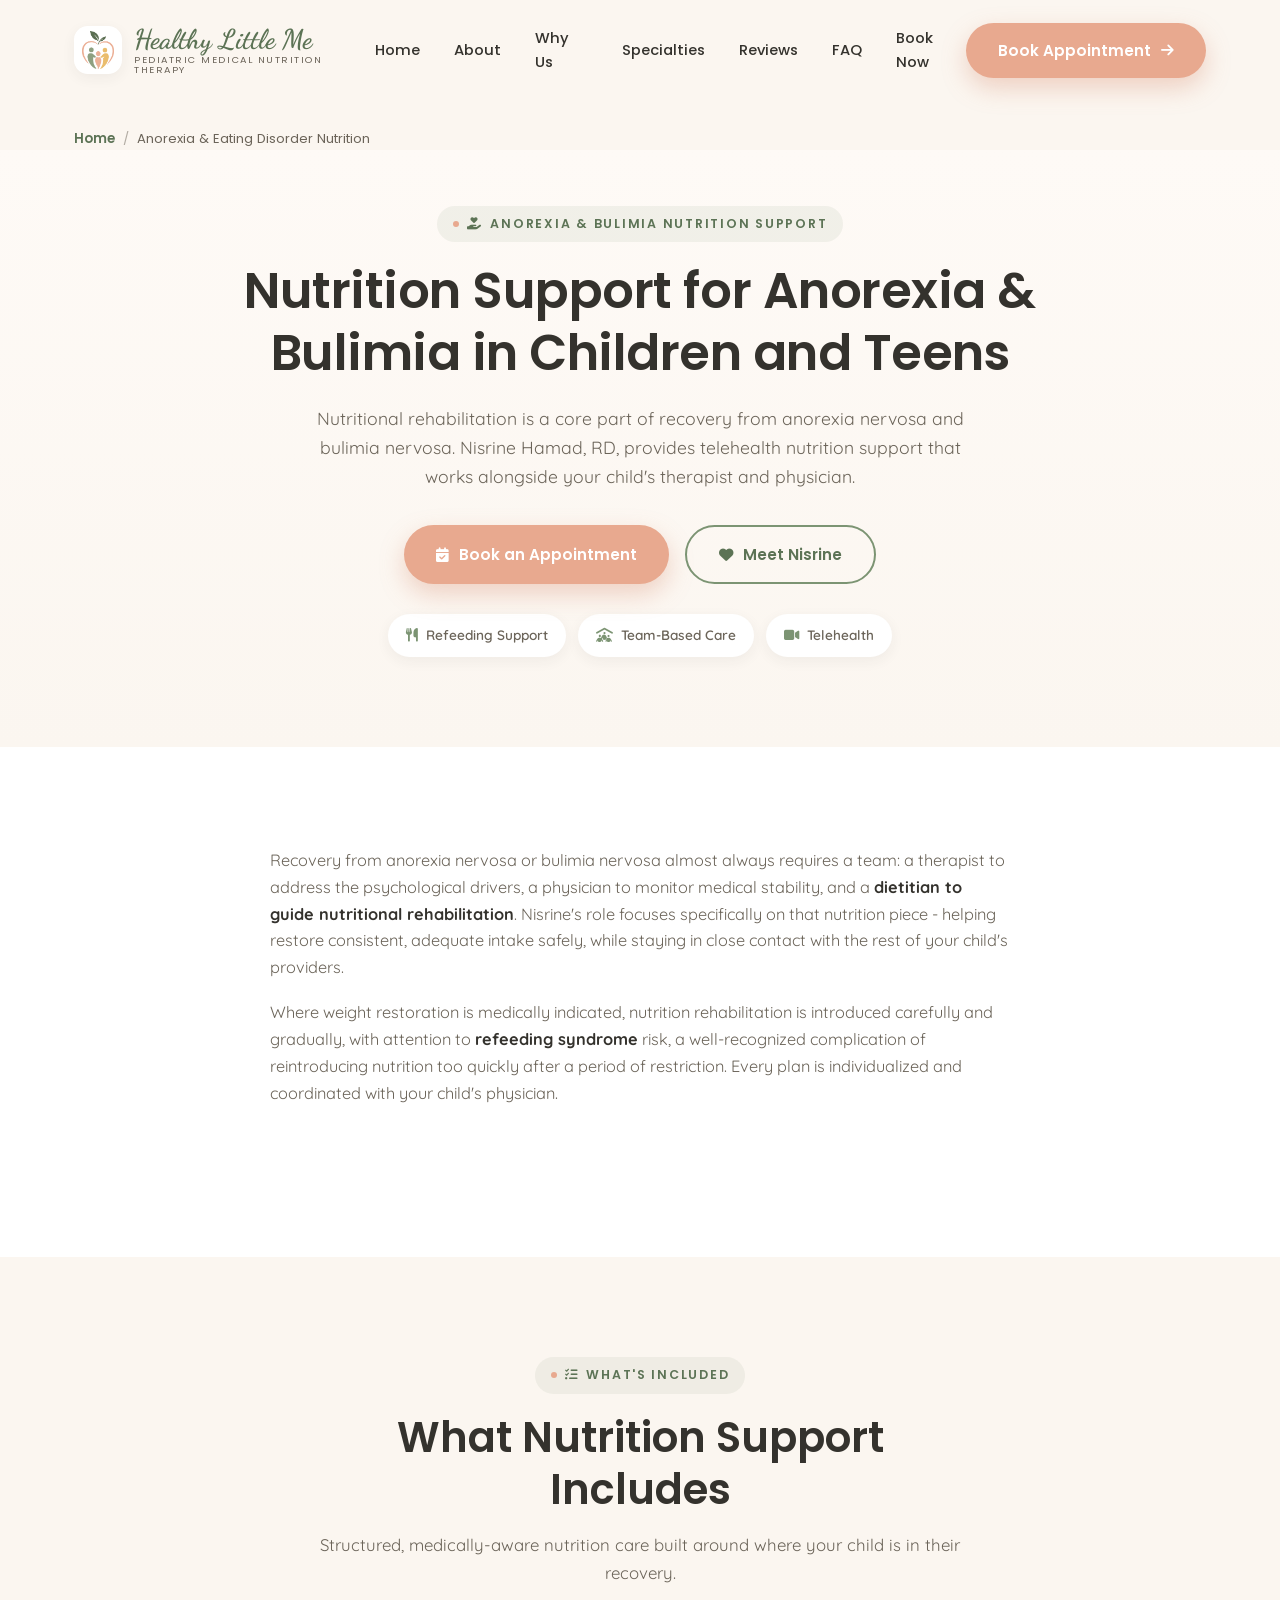
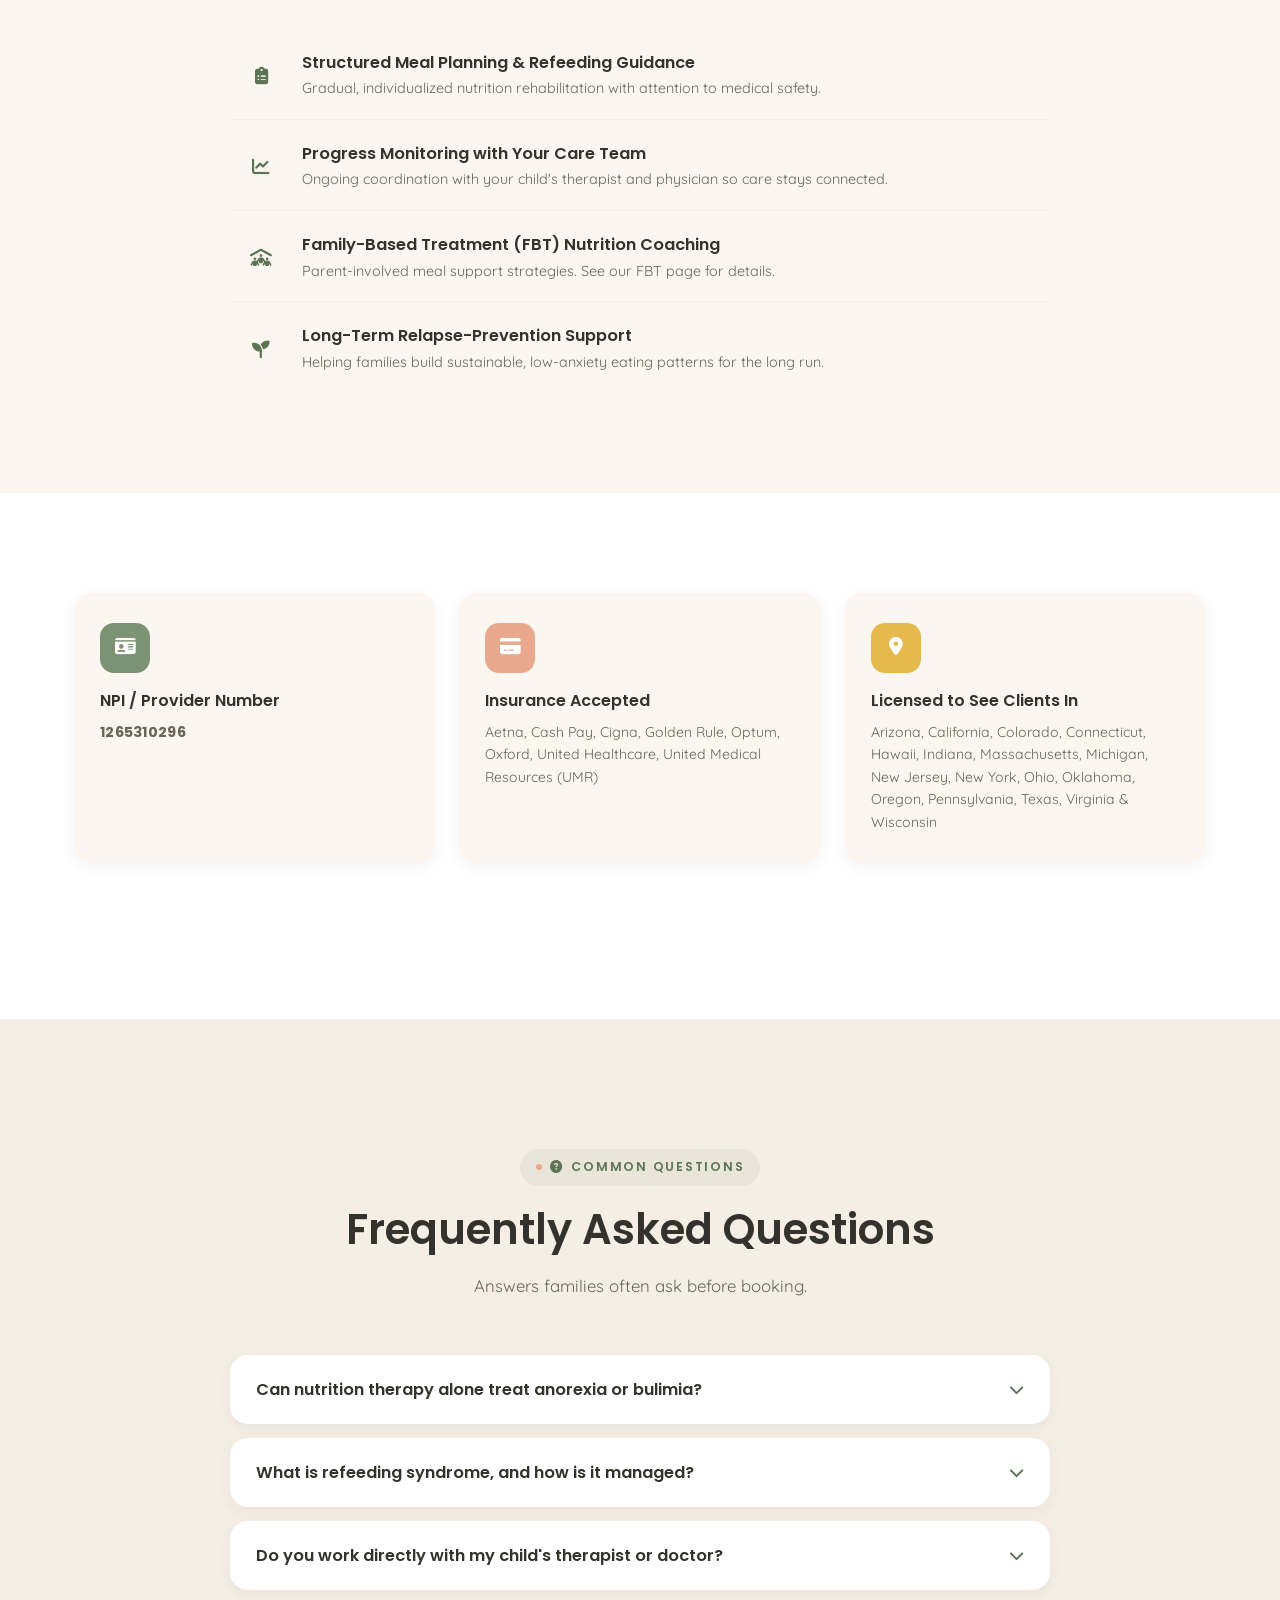
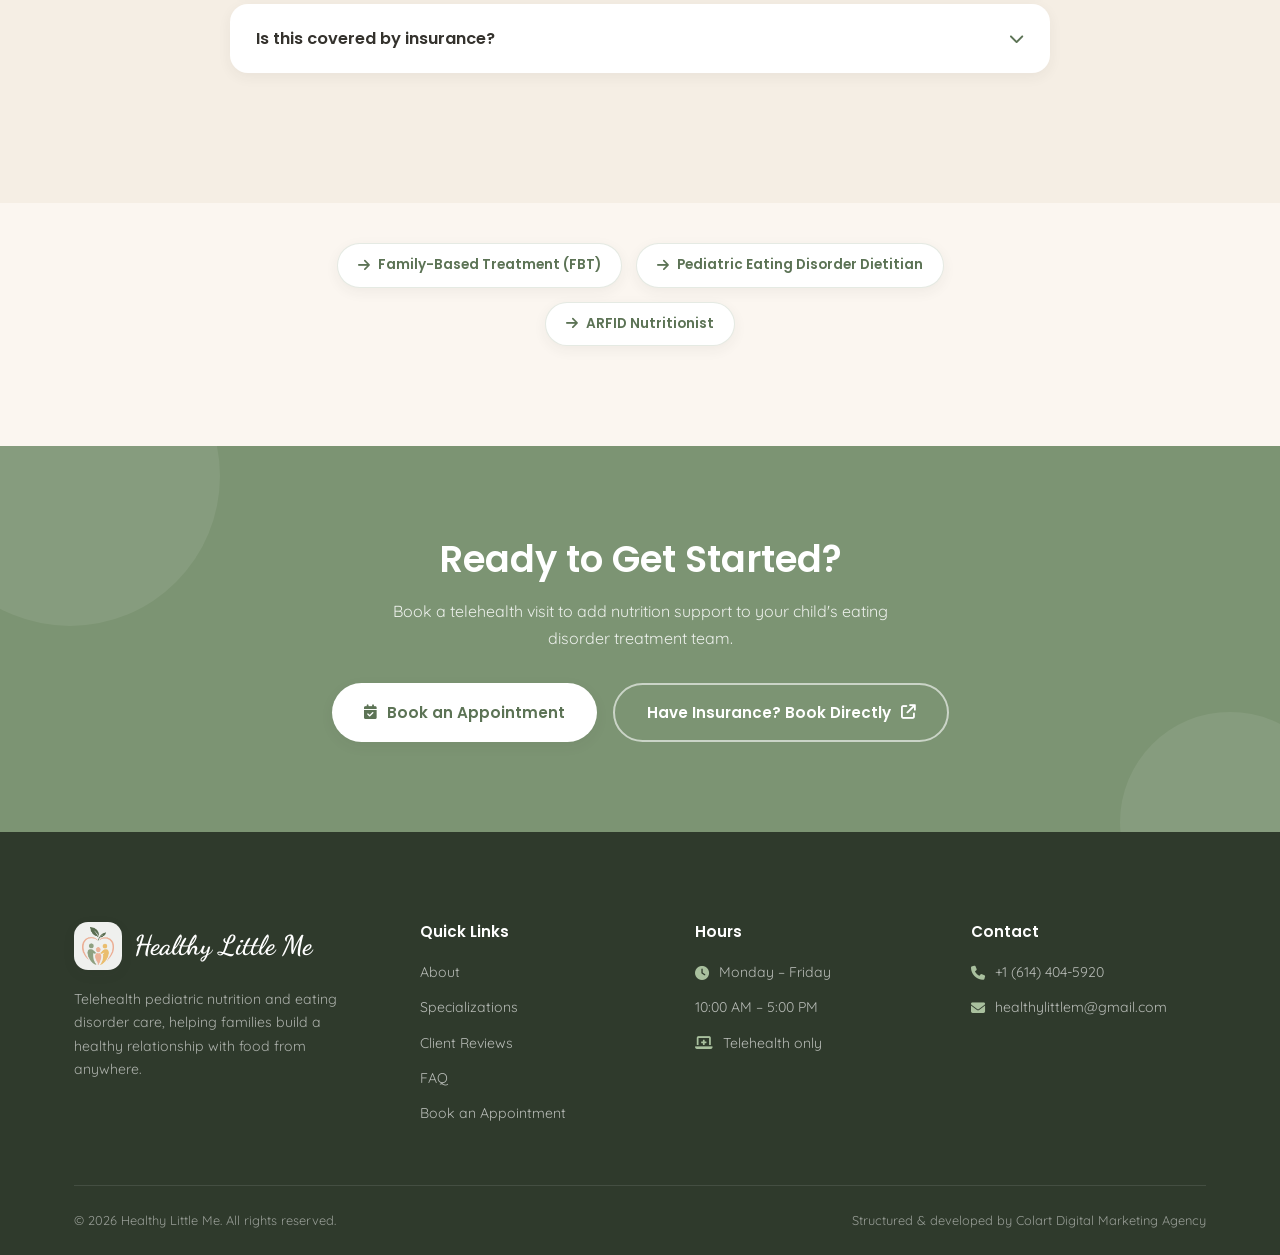
<file: anorexia-eating-disorder-nutrition/index.html>
<!DOCTYPE html>
<html lang="en-US">
<head>
<meta charset="UTF-8">
<meta name="viewport" content="width=device-width, initial-scale=1.0">

<!-- ===== Primary SEO ===== -->
<title>Anorexia &amp; Eating Disorder Nutrition Support | Telehealth — Healthy Little Me</title>
<meta name="description" content="Telehealth nutrition support for children and teens with anorexia nervosa and bulimia nervosa, working alongside your child's therapist and physician. Led by Nisrine Hamad, RD.">
<meta name="robots" content="index, follow, max-image-preview:large">
<meta name="author" content="Healthy Little Me">
<meta name="theme-color" content="#7C9473">
<link rel="canonical" href="https://www.healthy-little-me.com/anorexia-eating-disorder-nutrition/">

<!-- ===== Geo / regional targeting: United States only ===== -->
<meta name="geo.region" content="US">
<meta name="geo.placename" content="United States">
<meta name="distribution" content="US">
<meta name="target-country" content="US">
<meta name="language" content="English">

<!-- ===== Open Graph ===== -->
<meta property="og:type" content="website">
<meta property="og:site_name" content="Healthy Little Me">
<meta property="og:locale" content="en_US">
<meta property="og:title" content="Anorexia &amp; Eating Disorder Nutrition Support | Telehealth">
<meta property="og:description" content="Nutrition support for anorexia and bulimia in children and teens, led by Nisrine Hamad, RD. 100% telehealth, coordinated with your child's care team.">
<meta property="og:url" content="https://www.healthy-little-me.com/anorexia-eating-disorder-nutrition/">
<meta property="og:image" content="https://www.healthy-little-me.com/images/og-share.jpg">
<meta property="og:image:width" content="1200">
<meta property="og:image:height" content="630">
<meta property="og:image:alt" content="Healthy Little Me — Pediatric Nutrition Telehealth">

<!-- ===== Twitter Card ===== -->
<meta name="twitter:card" content="summary_large_image">
<meta name="twitter:title" content="Anorexia &amp; Eating Disorder Nutrition Support | Telehealth">
<meta name="twitter:description" content="Nutrition support for anorexia and bulimia in children and teens, led by Nisrine Hamad, RD. 100% telehealth, coordinated with your child's care team.">
<meta name="twitter:image" content="https://www.healthy-little-me.com/images/og-share.jpg">

<!-- Fonts -->
<link rel="preconnect" href="https://fonts.googleapis.com">
<link rel="preconnect" href="https://fonts.gstatic.com" crossorigin>
<link href="https://fonts.googleapis.com/css2?family=Poppins:wght@500;600;700&family=Quicksand:wght@400;500;600;700&family=Dancing+Script:wght@600;700&display=swap" rel="stylesheet">
<!-- Icons -->
<link rel="stylesheet" href="https://cdnjs.cloudflare.com/ajax/libs/font-awesome/6.5.2/css/all.min.css" integrity="sha512-SnH5WK+bZxgPHs44uWIX+LLJAJ9/2PkPKZ5QiAj6Ta86w+fsb2TkcmfRyVX3pBnMFcV7oQPJkl9QevSCWr3W6A==" crossorigin="anonymous" referrerpolicy="no-referrer">
<link rel="stylesheet" href="/css/style.css">
<link rel="icon" type="image/png" href="/images/favicon.png">
<link rel="apple-touch-icon" href="/images/favicon.png">

<!-- ===== Structured data: business (same entity as homepage) ===== -->
<script type="application/ld+json">
{
  "@context": "https://schema.org",
  "@type": "MedicalBusiness",
  "name": "Healthy Little Me",
  "description": "Telehealth pediatric nutrition and eating disorder care led by Nisrine Hamad, a Registered Dietitian Nutritionist, serving families across the United States.",
  "url": "https://www.healthy-little-me.com/",
  "image": "https://www.healthy-little-me.com/images/og-share.jpg",
  "telephone": "+1-614-404-5920",
  "email": "healthylittlem@gmail.com",
  "priceRange": "$$",
  "medicalSpecialty": "Nutrition",
  "isicV4": "8620",
  "knowsLanguage": "en-US",
  "paymentAccepted": "Cash, Insurance",
  "knowsAbout": [
    "ARFID (Avoidant/Restrictive Food Intake Disorder)",
    "Anorexia Nervosa",
    "Bulimia Nervosa",
    "Binge Eating Disorder",
    "OSFED",
    "Orthorexia",
    "Disordered Eating",
    "Health At Every Size (HAES)",
    "Intuitive Eating",
    "Family-Based Treatment (FBT)",
    "Picky Eating and Selective Eating",
    "Infant and Toddler Feeding Difficulties",
    "PCOS",
    "Prediabetes and Diabetes",
    "Tube Feeding and Refeeding Syndrome",
    "Lactation Counseling",
    "Pediatric Weight-Inclusive Nutrition Counseling"
  ],
  "openingHoursSpecification": {
    "@type": "OpeningHoursSpecification",
    "dayOfWeek": [
      "Monday",
      "Tuesday",
      "Wednesday",
      "Thursday",
      "Friday"
    ],
    "opens": "10:00",
    "closes": "17:00"
  },
  "areaServed": [
    {
      "@type": "State",
      "name": "Arizona"
    },
    {
      "@type": "State",
      "name": "California"
    },
    {
      "@type": "State",
      "name": "Colorado"
    },
    {
      "@type": "State",
      "name": "Connecticut"
    },
    {
      "@type": "State",
      "name": "Hawaii"
    },
    {
      "@type": "State",
      "name": "Indiana"
    },
    {
      "@type": "State",
      "name": "Massachusetts"
    },
    {
      "@type": "State",
      "name": "Michigan"
    },
    {
      "@type": "State",
      "name": "New Jersey"
    },
    {
      "@type": "State",
      "name": "New York"
    },
    {
      "@type": "State",
      "name": "Ohio"
    },
    {
      "@type": "State",
      "name": "Oklahoma"
    },
    {
      "@type": "State",
      "name": "Oregon"
    },
    {
      "@type": "State",
      "name": "Pennsylvania"
    },
    {
      "@type": "State",
      "name": "Texas"
    },
    {
      "@type": "State",
      "name": "Virginia"
    },
    {
      "@type": "State",
      "name": "Wisconsin"
    }
  ],
  "employee": {
    "@type": "Person",
    "name": "Nisrine Hamad",
    "jobTitle": "Registered Dietitian Nutritionist (RD)",
    "alumniOf": [
      {
        "@type": "CollegeOrUniversity",
        "name": "The Ohio State University"
      }
    ]
  }
}
</script>

<!-- ===== Structured data: this page's service ===== -->
<script type="application/ld+json">
{
  "@context": "https://schema.org",
  "@type": "Service",
  "name": "Anorexia & Bulimia Nutrition Support",
  "serviceType": "Anorexia & Bulimia Nutrition Support",
  "description": "Telehealth nutrition rehabilitation support for children and teens with anorexia nervosa and bulimia nervosa, coordinated with the client's broader treatment team.",
  "url": "https://www.healthy-little-me.com/anorexia-eating-disorder-nutrition/",
  "provider": {
    "@type": "MedicalBusiness",
    "name": "Healthy Little Me",
    "url": "https://www.healthy-little-me.com/"
  },
  "areaServed": [
    {
      "@type": "State",
      "name": "Arizona"
    },
    {
      "@type": "State",
      "name": "California"
    },
    {
      "@type": "State",
      "name": "Colorado"
    },
    {
      "@type": "State",
      "name": "Connecticut"
    },
    {
      "@type": "State",
      "name": "Hawaii"
    },
    {
      "@type": "State",
      "name": "Indiana"
    },
    {
      "@type": "State",
      "name": "Massachusetts"
    },
    {
      "@type": "State",
      "name": "Michigan"
    },
    {
      "@type": "State",
      "name": "New Jersey"
    },
    {
      "@type": "State",
      "name": "New York"
    },
    {
      "@type": "State",
      "name": "Ohio"
    },
    {
      "@type": "State",
      "name": "Oklahoma"
    },
    {
      "@type": "State",
      "name": "Oregon"
    },
    {
      "@type": "State",
      "name": "Pennsylvania"
    },
    {
      "@type": "State",
      "name": "Texas"
    },
    {
      "@type": "State",
      "name": "Virginia"
    },
    {
      "@type": "State",
      "name": "Wisconsin"
    }
  ],
  "audience": {
    "@type": "PeopleAudience",
    "suggestedMinAge": 0,
    "suggestedMaxAge": 18
  }
}
</script>

<!-- ===== Structured data: FAQ (matches on-page FAQ section) ===== -->
<script type="application/ld+json">
{
  "@context": "https://schema.org",
  "@type": "FAQPage",
  "mainEntity": [
    {
      "@type": "Question",
      "name": "Can nutrition therapy alone treat anorexia or bulimia?",
      "acceptedAnswer": {
        "@type": "Answer",
        "text": "No \u2014 nutrition therapy is an essential part of treatment, but recovery typically requires a full team, including a therapist and physician. Nisrine works alongside your child's other providers rather than in place of them."
      }
    },
    {
      "@type": "Question",
      "name": "What is refeeding syndrome, and how is it managed?",
      "acceptedAnswer": {
        "@type": "Answer",
        "text": "Refeeding syndrome is a potentially serious shift in fluids and electrolytes that can occur when nutrition is reintroduced too quickly after a period of restriction. Nutrition rehabilitation plans are paced carefully and coordinated with your child's physician to manage this risk."
      }
    },
    {
      "@type": "Question",
      "name": "Do you work directly with my child's therapist or doctor?",
      "acceptedAnswer": {
        "@type": "Answer",
        "text": "Yes. Ongoing coordination with the rest of your child's treatment team is a standard part of care, not an add-on."
      }
    },
    {
      "@type": "Question",
      "name": "Is this covered by insurance?",
      "acceptedAnswer": {
        "@type": "Answer",
        "text": "In most cases, yes, through Aetna, Cigna, UnitedHealthcare, Optum, Oxford, Golden Rule, or UMR via Fay Nutrition. Cash-pay appointments are also available."
      }
    }
  ]
}
</script>
</head>
<body>
<!-- ========== HEADER ========== -->
<header class="site-header">
  <div class="container">
    <a href="/" class="brand">
      <span class="brand-mark">
        <img src="/images/logo-icon.png" alt="Healthy Little Me logo">
      </span>
      <span class="brand-text">
        <span class="name">Healthy Little Me</span>
        <span class="tag">Pediatric Medical Nutrition Therapy</span>
      </span>
    </a>
    <nav class="nav-links">
      <a href="/">Home</a>
      <a href="/#about">About</a>
      <a href="/#why">Why Us</a>
      <a href="/#specialties">Specialties</a>
      <a href="/#testimonials">Reviews</a>
      <a href="/#faq">FAQ</a>
      <a href="/#booking">Book Now</a>
    </nav>
    <div class="header-actions">
      <a href="/#booking" class="btn btn-primary">Book Appointment <i class="fa-solid fa-arrow-right"></i></a>
      <button class="nav-toggle" aria-label="Toggle navigation menu">
        <span></span><span></span><span></span>
      </button>
    </div>
  </div>
</header>
<div class="breadcrumb">
  <div class="container">
    <a href="/">Home</a><span class="sep">/</span><span>Anorexia &amp; Eating Disorder Nutrition</span>
  </div>
</div>
<!-- ========== PAGE HERO ========== -->
<section class="page-hero">
  <div class="container">
    <span class="eyebrow"><i class="fa-solid fa-hand-holding-heart"></i> Anorexia &amp; Bulimia Nutrition Support</span>
    <h1>Nutrition Support for Anorexia &amp; Bulimia in Children and Teens</h1>
    <p class="lead">Nutritional rehabilitation is a core part of recovery from anorexia nervosa and bulimia nervosa. Nisrine Hamad, RD, provides telehealth nutrition support that works alongside your child's therapist and physician.</p>
    <div class="hero-ctas">
      <a href="/#booking" class="btn btn-primary"><i class="fa-solid fa-calendar-check"></i> Book an Appointment</a>
      <a href="/#about" class="btn btn-outline"><i class="fa-solid fa-heart"></i> Meet Nisrine</a>
    </div>
    <div class="hero-badges">
      <span class="hero-badge"><i class="fa-solid fa-utensils"></i> Refeeding Support</span>
      <span class="hero-badge"><i class="fa-solid fa-people-roof"></i> Team-Based Care</span>
      <span class="hero-badge"><i class="fa-solid fa-video"></i> Telehealth</span>
    </div>
  </div>
</section>
<section class="content-section bg-white">
  <div class="container">
    <div class="content-prose reveal">
      <p>Recovery from anorexia nervosa or bulimia nervosa almost always requires a team: a therapist to address the psychological drivers, a physician to monitor medical stability, and a <strong>dietitian to guide nutritional rehabilitation</strong>. Nisrine's role focuses specifically on that nutrition piece - helping restore consistent, adequate intake safely, while staying in close contact with the rest of your child's providers.</p>
      <p>Where weight restoration is medically indicated, nutrition rehabilitation is introduced carefully and gradually, with attention to <strong>refeeding syndrome</strong> risk, a well-recognized complication of reintroducing nutrition too quickly after a period of restriction. Every plan is individualized and coordinated with your child's physician.</p>
    </div>
  </div>
</section>
<section class="content-section bg-cream">
  <div class="container">
    <div class="section-head reveal">
      <span class="eyebrow"><i class="fa-solid fa-list-check"></i> What's Included</span>
      <h2>What Nutrition Support Includes</h2>
      <p>Structured, medically-aware nutrition care built around where your child is in their recovery.</p>
    </div>
    <div class="why-list stagger" style="max-width:820px;margin:0 auto;">
      <div class="why-item reveal">
        <span class="icon"><i class="fa-solid fa-clipboard-list"></i></span>
        <div><h4>Structured Meal Planning &amp; Refeeding Guidance</h4><p>Gradual, individualized nutrition rehabilitation with attention to medical safety.</p></div>
      </div>
      <div class="why-item reveal">
        <span class="icon"><i class="fa-solid fa-chart-line"></i></span>
        <div><h4>Progress Monitoring with Your Care Team</h4><p>Ongoing coordination with your child's therapist and physician so care stays connected.</p></div>
      </div>
      <div class="why-item reveal">
        <span class="icon"><i class="fa-solid fa-people-roof"></i></span>
        <div><h4>Family-Based Treatment (FBT) Nutrition Coaching</h4><p>Parent-involved meal support strategies. See our <a href="/family-based-treatment-fbt/">FBT page</a> for details.</p></div>
      </div>
      <div class="why-item reveal">
        <span class="icon"><i class="fa-solid fa-seedling"></i></span>
        <div><h4>Long-Term Relapse-Prevention Support</h4><p>Helping families build sustainable, low-anxiety eating patterns for the long run.</p></div>
      </div>
    </div>
  </div>
</section>
<section class="content-section bg-white">
  <div class="container">
    <div class="coverage-panel stagger">
      <div class="coverage-card reveal">
        <div class="coverage-icon"><i class="fa-solid fa-id-card"></i></div>
        <h4>NPI / Provider Number</h4>
        <p class="coverage-value">1265310296</p>
      </div>
      <div class="coverage-card reveal">
        <div class="coverage-icon"><i class="fa-solid fa-credit-card"></i></div>
        <h4>Insurance Accepted</h4>
        <p>Aetna, Cash Pay, Cigna, Golden Rule, Optum, Oxford, United Healthcare, United Medical Resources (UMR)</p>
      </div>
      <div class="coverage-card reveal">
        <div class="coverage-icon"><i class="fa-solid fa-location-dot"></i></div>
        <h4>Licensed to See Clients In</h4>
        <p>Arizona, California, Colorado, Connecticut, Hawaii, Indiana, Massachusetts, Michigan, New Jersey, New York, Ohio, Oklahoma, Oregon, Pennsylvania, Texas, Virginia &amp; Wisconsin</p>
      </div>
    </div>
  </div>
</section>
<section class="faq">
  <div class="container">
    <div class="section-head reveal">
      <span class="eyebrow"><i class="fa-solid fa-circle-question"></i> Common Questions</span>
      <h2>Frequently Asked Questions</h2>
      <p>Answers families often ask before booking.</p>
    </div>
    <div class="faq-list reveal">
      <div class="faq-item">
        <button class="faq-question" aria-expanded="false">
          <span>Can nutrition therapy alone treat anorexia or bulimia?</span>
          <i class="fa-solid fa-chevron-down faq-icon"></i>
        </button>
        <div class="faq-answer">
          <p>No - nutrition therapy is an essential part of treatment, but recovery typically requires a full team, including a therapist and physician. Nisrine works alongside your child's other providers rather than in place of them.</p>
        </div>
      </div>
      <div class="faq-item">
        <button class="faq-question" aria-expanded="false">
          <span>What is refeeding syndrome, and how is it managed?</span>
          <i class="fa-solid fa-chevron-down faq-icon"></i>
        </button>
        <div class="faq-answer">
          <p>Refeeding syndrome is a potentially serious shift in fluids and electrolytes that can occur when nutrition is reintroduced too quickly after a period of restriction. Nutrition rehabilitation plans are paced carefully and coordinated with your child's physician to manage this risk.</p>
        </div>
      </div>
      <div class="faq-item">
        <button class="faq-question" aria-expanded="false">
          <span>Do you work directly with my child's therapist or doctor?</span>
          <i class="fa-solid fa-chevron-down faq-icon"></i>
        </button>
        <div class="faq-answer">
          <p>Yes. Ongoing coordination with the rest of your child's treatment team is a standard part of care, not an add-on.</p>
        </div>
      </div>
      <div class="faq-item">
        <button class="faq-question" aria-expanded="false">
          <span>Is this covered by insurance?</span>
          <i class="fa-solid fa-chevron-down faq-icon"></i>
        </button>
        <div class="faq-answer">
          <p>In most cases, yes, through Aetna, Cigna, UnitedHealthcare, Optum, Oxford, Golden Rule, or UMR via Fay Nutrition. Cash-pay appointments are also available.</p>
        </div>
      </div>
    </div>
  </div>
</section>
<section class="content-section bg-cream" style="padding-top:0;">
  <div class="container">
    <div class="related-links">
      <a href="/family-based-treatment-fbt/"><i class="fa-solid fa-arrow-right"></i> Family-Based Treatment (FBT)</a>
      <a href="/pediatric-eating-disorder-dietitian/"><i class="fa-solid fa-arrow-right"></i> Pediatric Eating Disorder Dietitian</a>
      <a href="/arfid-nutritionist/"><i class="fa-solid fa-arrow-right"></i> ARFID Nutritionist</a>
    </div>

  </div>
</section>
<!-- ========== CTA BAND ========== -->
<section class="cta-band">
  <div class="container">
    <h2>Ready to Get Started?</h2>
    <p>Book a telehealth visit to add nutrition support to your child's eating disorder treatment team.</p>
    <div class="hero-ctas">
      <a href="/#booking" class="btn btn-light"><i class="fa-solid fa-calendar-check"></i> Book an Appointment</a>
      <a href="https://www.faynutrition.com/dietitians/nisrine-hamad" target="_blank" rel="noopener" class="btn btn-outline" style="border-color:rgba(255,255,255,0.6);color:#fff;">Have Insurance? Book Directly <i class="fa-solid fa-arrow-up-right-from-square"></i></a>
    </div>
  </div>
</section>
<!-- ========== FOOTER ========== -->
<footer class="site-footer">
  <div class="container">
    <div class="footer-grid">
      <div class="footer-brand">
        <a href="/" class="brand">
          <span class="brand-mark">
            <img src="/images/logo-icon.png" alt="Healthy Little Me logo">
          </span>
          <span class="brand-text"><span class="name">Healthy Little Me</span></span>
        </a>
        <p>Telehealth pediatric nutrition and eating disorder care, helping families build a healthy relationship with food from anywhere.</p>
      </div>
      <div class="footer-col">
        <h4>Quick Links</h4>
        <ul>
          <li><a href="/#about">About</a></li>
          <li><a href="/#specialties">Specializations</a></li>
          <li><a href="/#testimonials">Client Reviews</a></li>
          <li><a href="/#faq">FAQ</a></li>
          <li><a href="/#booking">Book an Appointment</a></li>
        </ul>
      </div>
      <div class="footer-col">
        <h4>Hours</h4>
        <ul>
          <li class="contact-line"><i class="fa-solid fa-clock"></i> Monday &ndash; Friday</li>
          <li>10:00 AM &ndash; 5:00 PM</li>
          <li class="contact-line"><i class="fa-solid fa-laptop-medical"></i> Telehealth only</li>
        </ul>
      </div>
      <div class="footer-col">
        <h4>Contact</h4>
        <ul>
          <li class="contact-line"><i class="fa-solid fa-phone"></i> <a href="tel:+16144045920">+1 (614) 404-5920</a></li>
          <li class="contact-line"><i class="fa-solid fa-envelope"></i> <a href="mailto:healthylittlem@gmail.com">healthylittlem@gmail.com</a></li>
        </ul>
      </div>
    </div>
    <div class="footer-bottom">
      <span>&copy; <span id="year"></span> Healthy Little Me. All rights reserved.</span>
      <span>Structured &amp; developed by <a href="https://www.colartdigitalmarketingagency.com" target="_blank" rel="noopener">Colart Digital Marketing Agency</a></span>
    </div>
  </div>
</footer>
<button class="back-to-top" aria-label="Back to top"><i class="fa-solid fa-arrow-up"></i></button>

<script src="/js/main.js"></script>
</body>
</html>
</file>
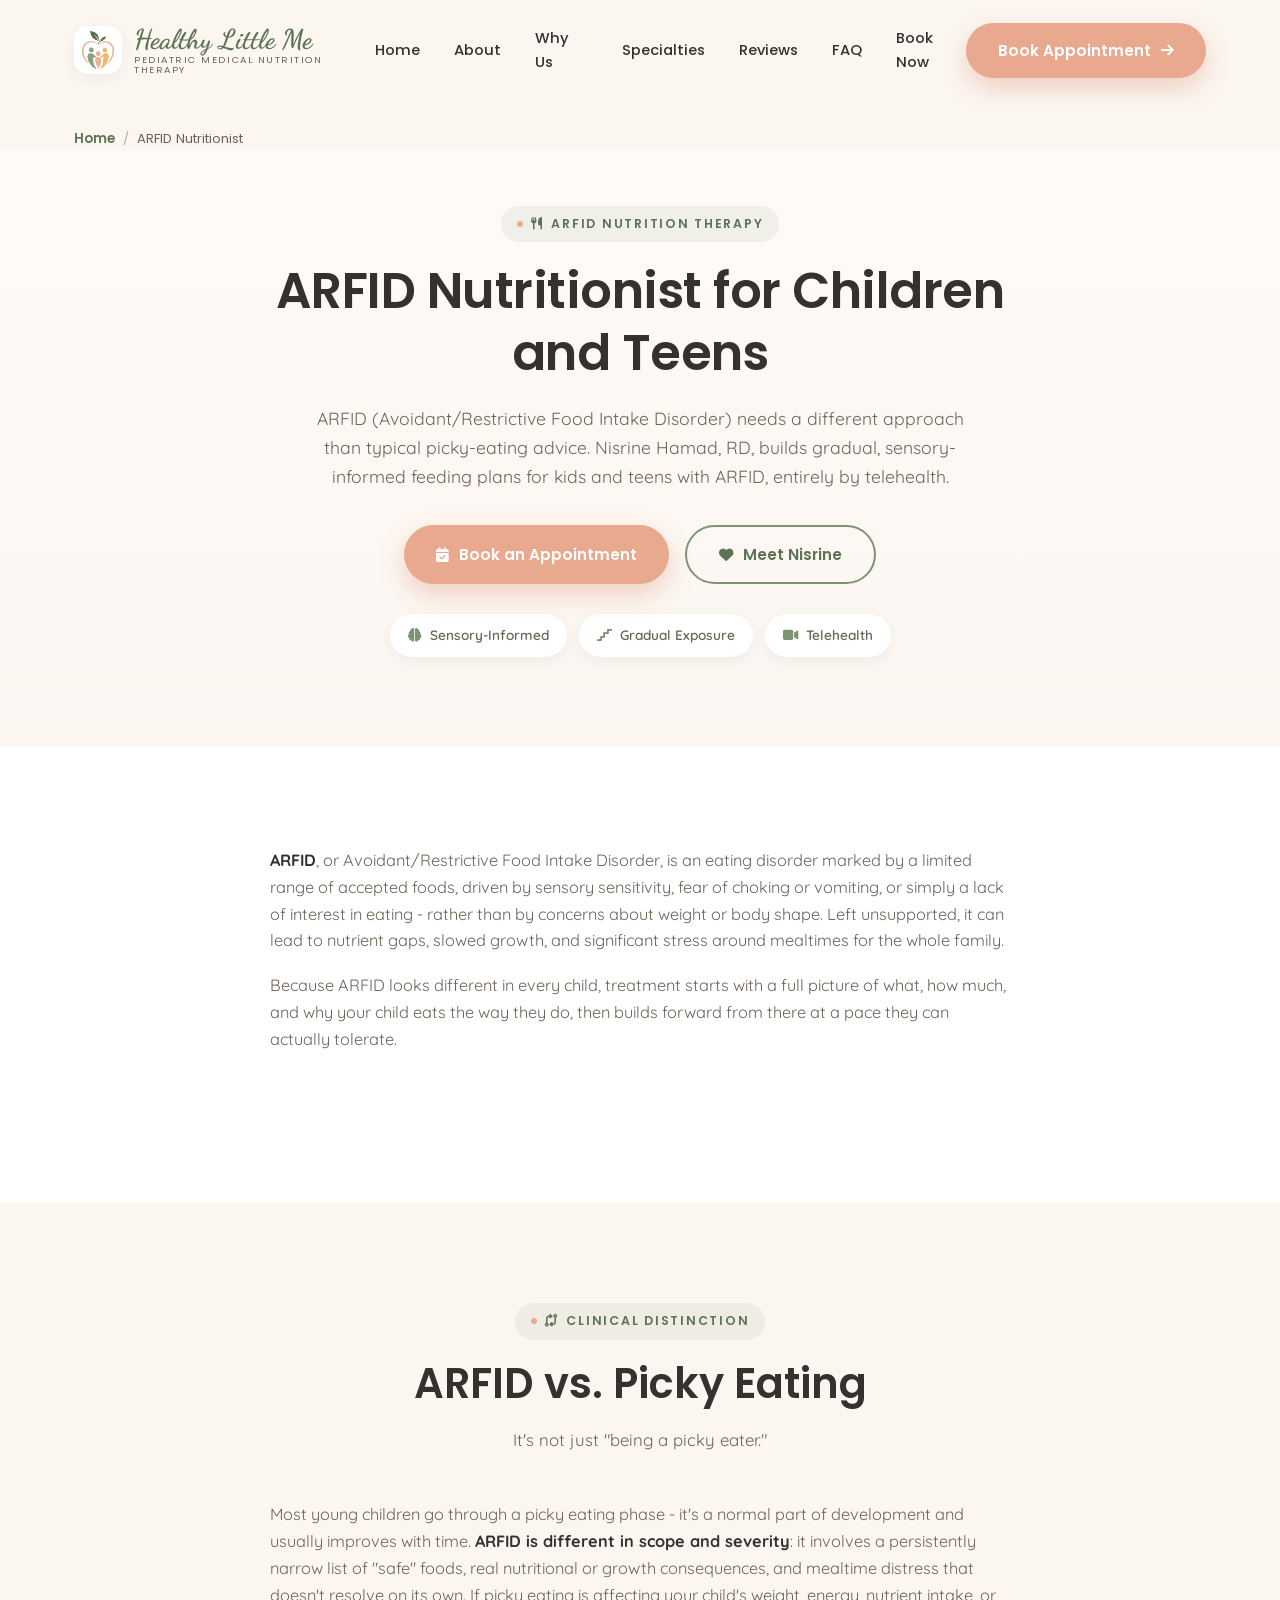
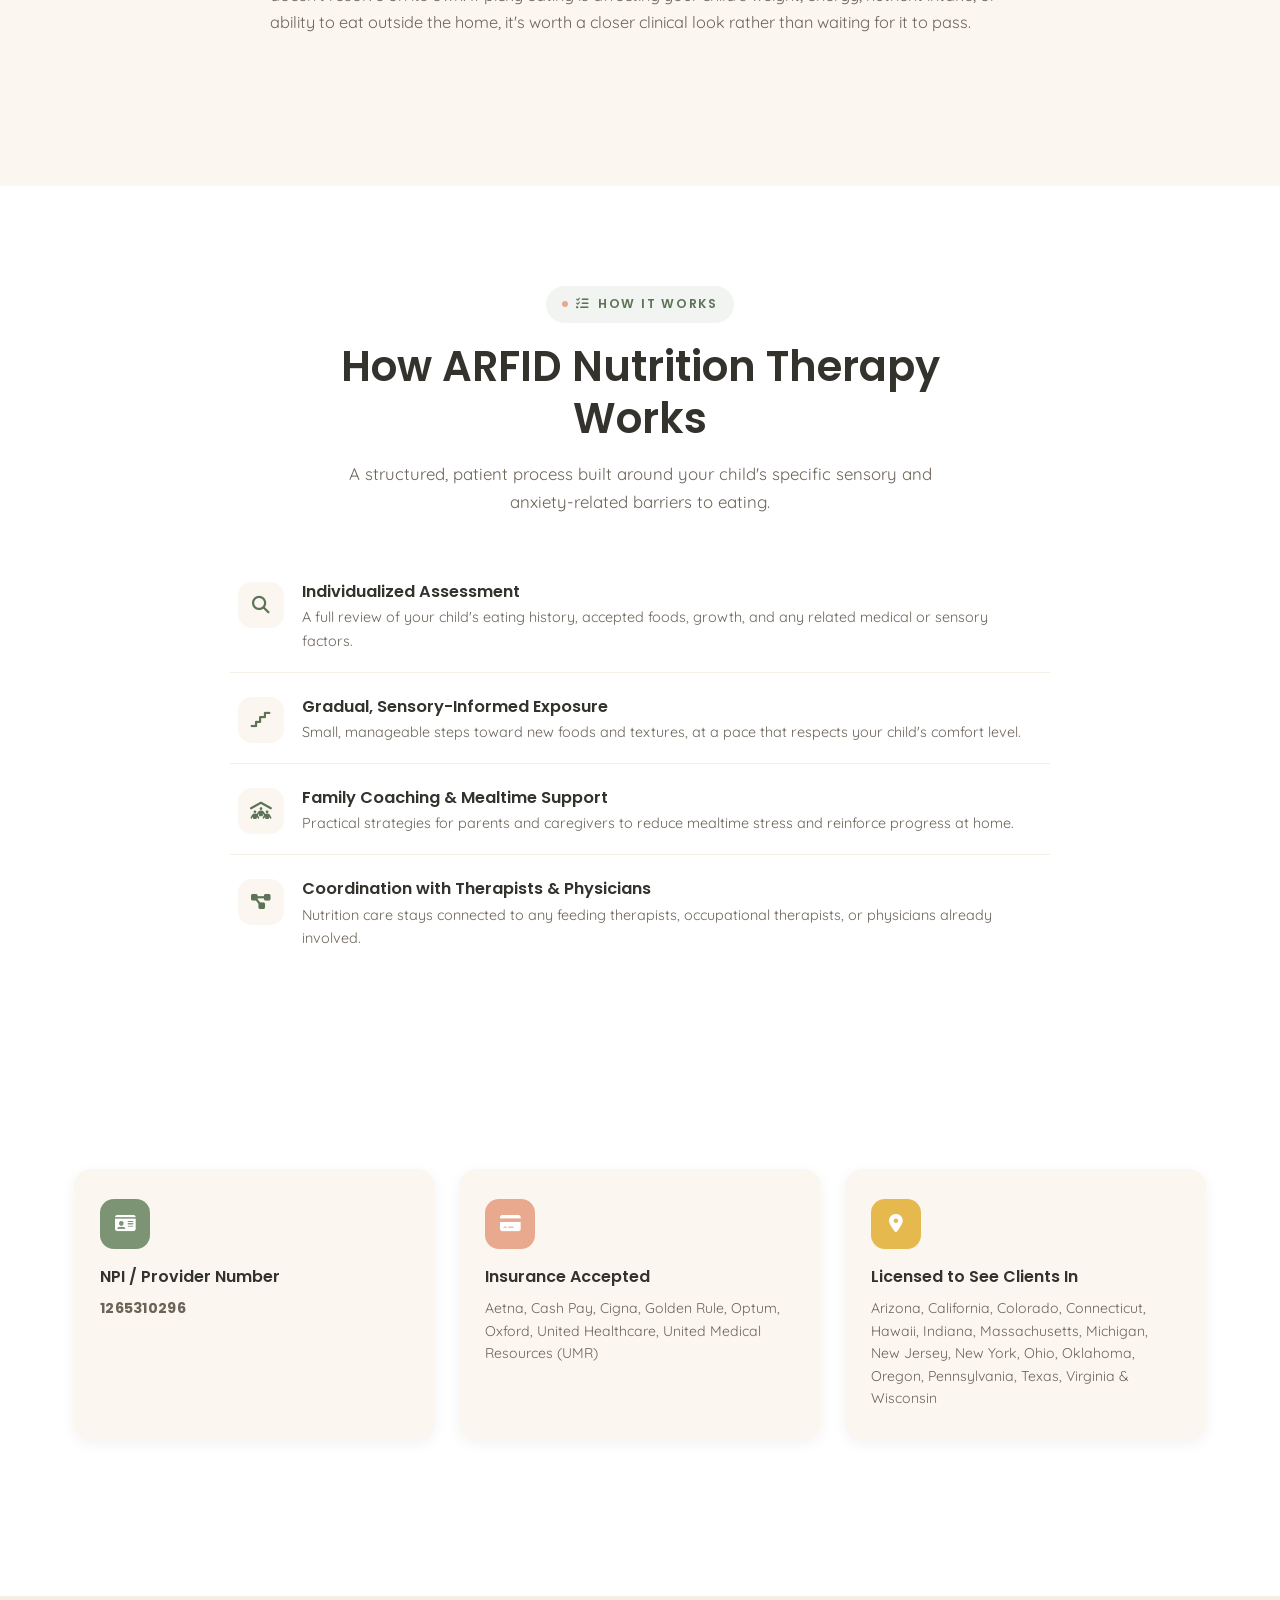
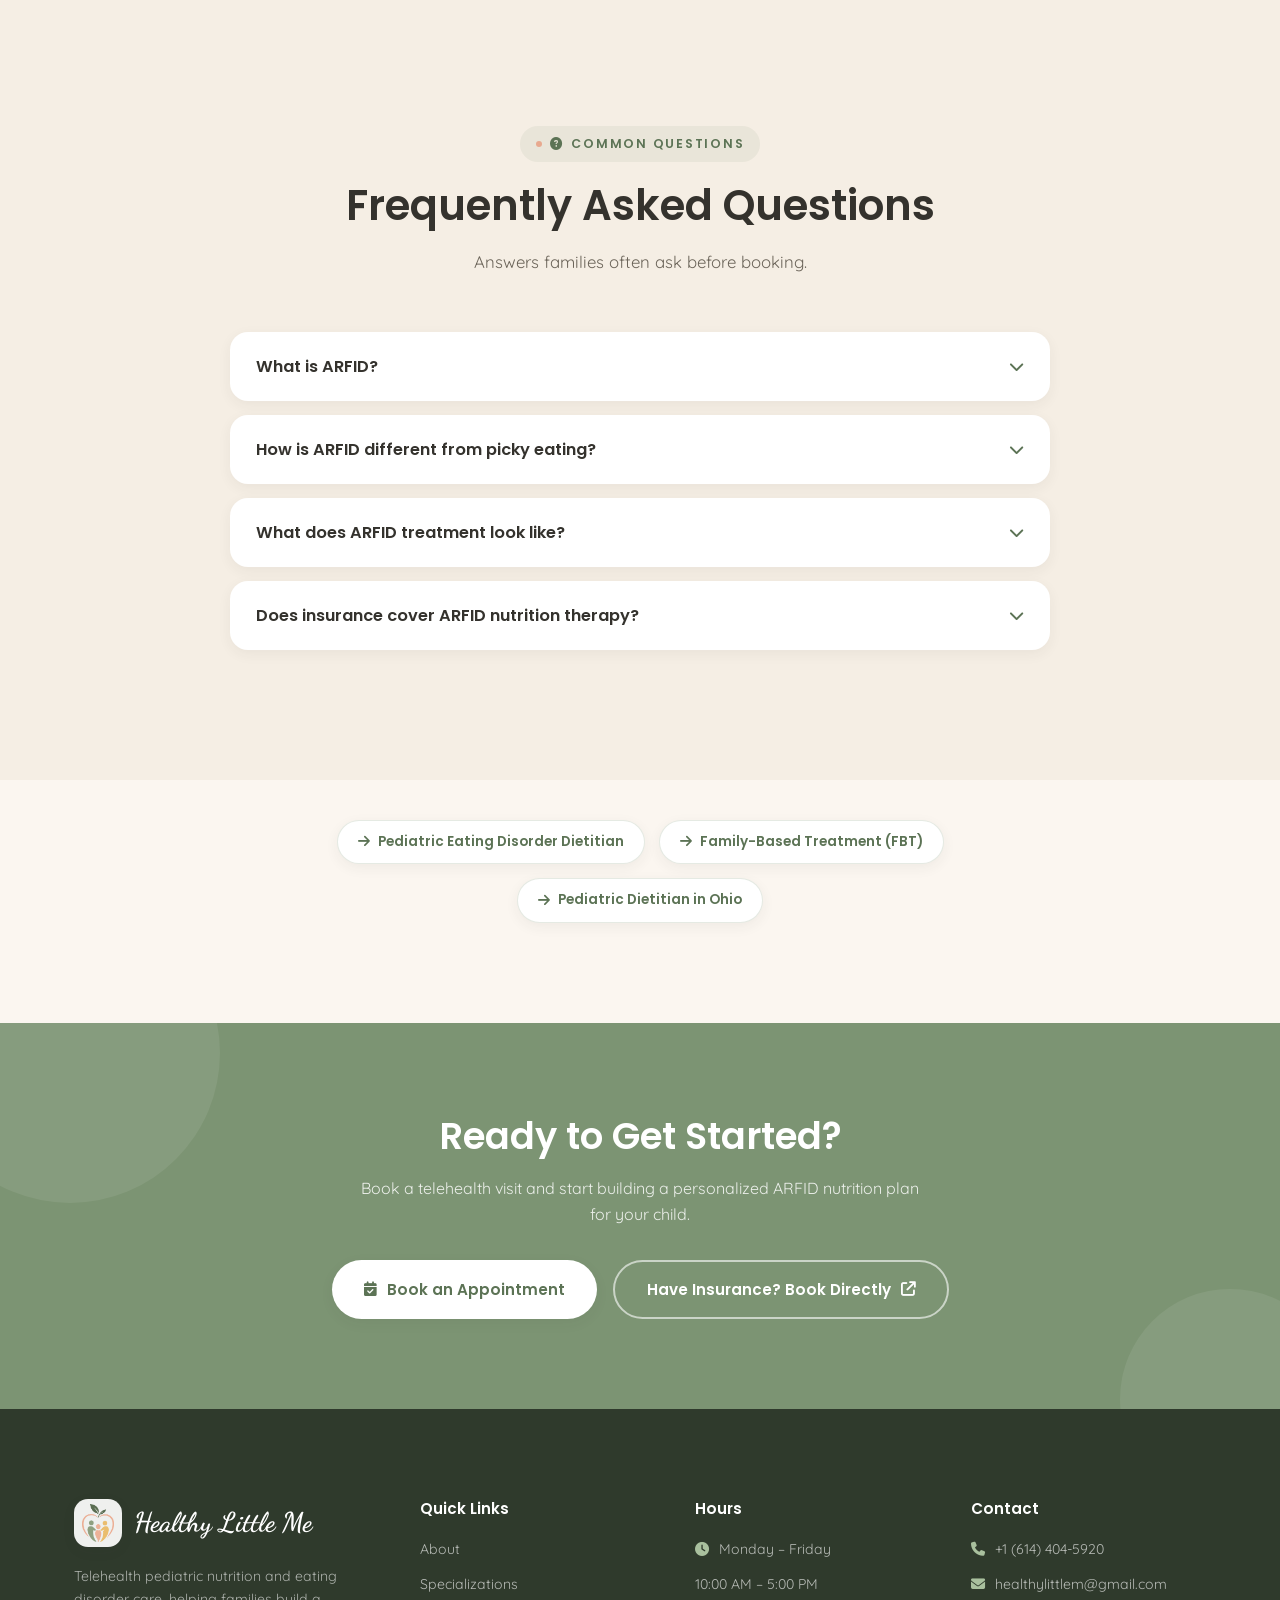
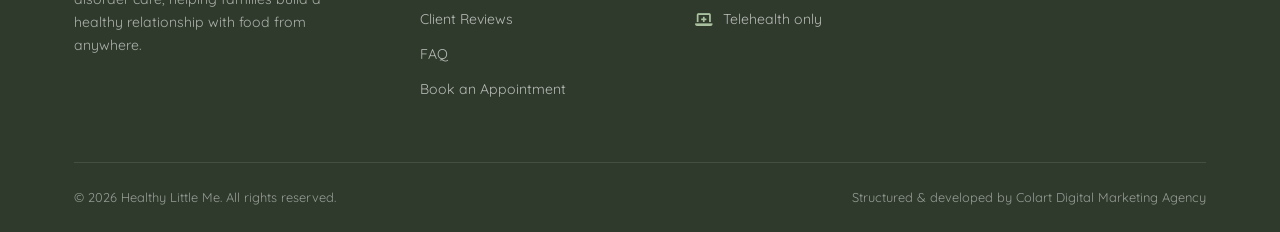
<file: arfid-nutritionist/index.html>
<!DOCTYPE html>
<html lang="en-US">
<head>
<meta charset="UTF-8">
<meta name="viewport" content="width=device-width, initial-scale=1.0">

<!-- ===== Primary SEO ===== -->
<title>ARFID Nutritionist for Children &amp; Teens | Telehealth — Healthy Little Me</title>
<meta name="description" content="Nisrine Hamad, RD, builds gradual, sensory-informed ARFID nutrition therapy plans for kids and teens by telehealth. Learn what ARFID is, how it differs from picky eating, and how treatment works.">
<meta name="robots" content="index, follow, max-image-preview:large">
<meta name="author" content="Healthy Little Me">
<meta name="theme-color" content="#7C9473">
<link rel="canonical" href="https://www.healthy-little-me.com/arfid-nutritionist/">

<!-- ===== Geo / regional targeting: United States only ===== -->
<meta name="geo.region" content="US">
<meta name="geo.placename" content="United States">
<meta name="distribution" content="US">
<meta name="target-country" content="US">
<meta name="language" content="English">

<!-- ===== Open Graph ===== -->
<meta property="og:type" content="website">
<meta property="og:site_name" content="Healthy Little Me">
<meta property="og:locale" content="en_US">
<meta property="og:title" content="ARFID Nutritionist for Children &amp; Teens | Telehealth">
<meta property="og:description" content="Gradual, sensory-informed ARFID nutrition therapy for kids and teens, led by Nisrine Hamad, RD. 100% telehealth.">
<meta property="og:url" content="https://www.healthy-little-me.com/arfid-nutritionist/">
<meta property="og:image" content="https://www.healthy-little-me.com/images/og-share.jpg">
<meta property="og:image:width" content="1200">
<meta property="og:image:height" content="630">
<meta property="og:image:alt" content="Healthy Little Me — Pediatric Nutrition Telehealth">

<!-- ===== Twitter Card ===== -->
<meta name="twitter:card" content="summary_large_image">
<meta name="twitter:title" content="ARFID Nutritionist for Children &amp; Teens | Telehealth">
<meta name="twitter:description" content="Gradual, sensory-informed ARFID nutrition therapy for kids and teens, led by Nisrine Hamad, RD. 100% telehealth.">
<meta name="twitter:image" content="https://www.healthy-little-me.com/images/og-share.jpg">

<!-- Fonts -->
<link rel="preconnect" href="https://fonts.googleapis.com">
<link rel="preconnect" href="https://fonts.gstatic.com" crossorigin>
<link href="https://fonts.googleapis.com/css2?family=Poppins:wght@500;600;700&family=Quicksand:wght@400;500;600;700&family=Dancing+Script:wght@600;700&display=swap" rel="stylesheet">
<!-- Icons -->
<link rel="stylesheet" href="https://cdnjs.cloudflare.com/ajax/libs/font-awesome/6.5.2/css/all.min.css" integrity="sha512-SnH5WK+bZxgPHs44uWIX+LLJAJ9/2PkPKZ5QiAj6Ta86w+fsb2TkcmfRyVX3pBnMFcV7oQPJkl9QevSCWr3W6A==" crossorigin="anonymous" referrerpolicy="no-referrer">
<link rel="stylesheet" href="/css/style.css">
<link rel="icon" type="image/png" href="/images/favicon.png">
<link rel="apple-touch-icon" href="/images/favicon.png">

<!-- ===== Structured data: business (same entity as homepage) ===== -->
<script type="application/ld+json">
{
  "@context": "https://schema.org",
  "@type": "MedicalBusiness",
  "name": "Healthy Little Me",
  "description": "Telehealth pediatric nutrition and eating disorder care led by Nisrine Hamad, a Registered Dietitian Nutritionist, serving families across the United States.",
  "url": "https://www.healthy-little-me.com/",
  "image": "https://www.healthy-little-me.com/images/og-share.jpg",
  "telephone": "+1-614-404-5920",
  "email": "healthylittlem@gmail.com",
  "priceRange": "$$",
  "medicalSpecialty": "Nutrition",
  "isicV4": "8620",
  "knowsLanguage": "en-US",
  "paymentAccepted": "Cash, Insurance",
  "knowsAbout": [
    "ARFID (Avoidant/Restrictive Food Intake Disorder)",
    "Anorexia Nervosa",
    "Bulimia Nervosa",
    "Binge Eating Disorder",
    "OSFED",
    "Orthorexia",
    "Disordered Eating",
    "Health At Every Size (HAES)",
    "Intuitive Eating",
    "Family-Based Treatment (FBT)",
    "Picky Eating and Selective Eating",
    "Infant and Toddler Feeding Difficulties",
    "PCOS",
    "Prediabetes and Diabetes",
    "Tube Feeding and Refeeding Syndrome",
    "Lactation Counseling",
    "Pediatric Weight-Inclusive Nutrition Counseling"
  ],
  "openingHoursSpecification": {
    "@type": "OpeningHoursSpecification",
    "dayOfWeek": [
      "Monday",
      "Tuesday",
      "Wednesday",
      "Thursday",
      "Friday"
    ],
    "opens": "10:00",
    "closes": "17:00"
  },
  "areaServed": [
    {
      "@type": "State",
      "name": "Arizona"
    },
    {
      "@type": "State",
      "name": "California"
    },
    {
      "@type": "State",
      "name": "Colorado"
    },
    {
      "@type": "State",
      "name": "Connecticut"
    },
    {
      "@type": "State",
      "name": "Hawaii"
    },
    {
      "@type": "State",
      "name": "Indiana"
    },
    {
      "@type": "State",
      "name": "Massachusetts"
    },
    {
      "@type": "State",
      "name": "Michigan"
    },
    {
      "@type": "State",
      "name": "New Jersey"
    },
    {
      "@type": "State",
      "name": "New York"
    },
    {
      "@type": "State",
      "name": "Ohio"
    },
    {
      "@type": "State",
      "name": "Oklahoma"
    },
    {
      "@type": "State",
      "name": "Oregon"
    },
    {
      "@type": "State",
      "name": "Pennsylvania"
    },
    {
      "@type": "State",
      "name": "Texas"
    },
    {
      "@type": "State",
      "name": "Virginia"
    },
    {
      "@type": "State",
      "name": "Wisconsin"
    }
  ],
  "employee": {
    "@type": "Person",
    "name": "Nisrine Hamad",
    "jobTitle": "Registered Dietitian Nutritionist (RD)",
    "alumniOf": [
      {
        "@type": "CollegeOrUniversity",
        "name": "The Ohio State University"
      }
    ]
  }
}
</script>

<!-- ===== Structured data: this page's service ===== -->
<script type="application/ld+json">
{
  "@context": "https://schema.org",
  "@type": "Service",
  "name": "ARFID Nutrition Therapy",
  "serviceType": "ARFID Nutrition Therapy",
  "description": "Telehealth nutrition therapy for children and teens with ARFID (Avoidant/Restrictive Food Intake Disorder), using gradual, sensory-informed feeding plans.",
  "url": "https://www.healthy-little-me.com/arfid-nutritionist/",
  "provider": {
    "@type": "MedicalBusiness",
    "name": "Healthy Little Me",
    "url": "https://www.healthy-little-me.com/"
  },
  "areaServed": [
    {
      "@type": "State",
      "name": "Arizona"
    },
    {
      "@type": "State",
      "name": "California"
    },
    {
      "@type": "State",
      "name": "Colorado"
    },
    {
      "@type": "State",
      "name": "Connecticut"
    },
    {
      "@type": "State",
      "name": "Hawaii"
    },
    {
      "@type": "State",
      "name": "Indiana"
    },
    {
      "@type": "State",
      "name": "Massachusetts"
    },
    {
      "@type": "State",
      "name": "Michigan"
    },
    {
      "@type": "State",
      "name": "New Jersey"
    },
    {
      "@type": "State",
      "name": "New York"
    },
    {
      "@type": "State",
      "name": "Ohio"
    },
    {
      "@type": "State",
      "name": "Oklahoma"
    },
    {
      "@type": "State",
      "name": "Oregon"
    },
    {
      "@type": "State",
      "name": "Pennsylvania"
    },
    {
      "@type": "State",
      "name": "Texas"
    },
    {
      "@type": "State",
      "name": "Virginia"
    },
    {
      "@type": "State",
      "name": "Wisconsin"
    }
  ],
  "audience": {
    "@type": "PeopleAudience",
    "suggestedMinAge": 0,
    "suggestedMaxAge": 18
  }
}
</script>

<!-- ===== Structured data: FAQ (matches on-page FAQ section) ===== -->
<script type="application/ld+json">
{
  "@context": "https://schema.org",
  "@type": "FAQPage",
  "mainEntity": [
    {
      "@type": "Question",
      "name": "What is ARFID?",
      "acceptedAnswer": {
        "@type": "Answer",
        "text": "ARFID (Avoidant/Restrictive Food Intake Disorder) is an eating disorder involving a limited range of accepted foods, driven by sensory sensitivity, fear-based avoidance, or low interest in eating, rather than body image concerns."
      }
    },
    {
      "@type": "Question",
      "name": "How is ARFID different from picky eating?",
      "acceptedAnswer": {
        "@type": "Answer",
        "text": "Typical picky eating is a developmental phase that usually improves over time. ARFID is more persistent and severe, often affecting a child's growth, nutrient intake, or ability to eat in social or school settings."
      }
    },
    {
      "@type": "Question",
      "name": "What does ARFID treatment look like?",
      "acceptedAnswer": {
        "@type": "Answer",
        "text": "Treatment typically involves an individualized assessment followed by gradual, sensory-informed food exposure, paired with family coaching so progress continues between sessions."
      }
    },
    {
      "@type": "Question",
      "name": "Does insurance cover ARFID nutrition therapy?",
      "acceptedAnswer": {
        "@type": "Answer",
        "text": "In many cases, yes. We accept Aetna, Cigna, UnitedHealthcare, Optum, Oxford, Golden Rule, and UMR through Fay Nutrition, along with cash-pay options."
      }
    }
  ]
}
</script>
</head>
<body>
<!-- ========== HEADER ========== -->
<header class="site-header">
  <div class="container">
    <a href="/" class="brand">
      <span class="brand-mark">
        <img src="/images/logo-icon.png" alt="Healthy Little Me logo">
      </span>
      <span class="brand-text">
        <span class="name">Healthy Little Me</span>
        <span class="tag">Pediatric Medical Nutrition Therapy</span>
      </span>
    </a>
    <nav class="nav-links">
      <a href="/">Home</a>
      <a href="/#about">About</a>
      <a href="/#why">Why Us</a>
      <a href="/#specialties">Specialties</a>
      <a href="/#testimonials">Reviews</a>
      <a href="/#faq">FAQ</a>
      <a href="/#booking">Book Now</a>
    </nav>
    <div class="header-actions">
      <a href="/#booking" class="btn btn-primary">Book Appointment <i class="fa-solid fa-arrow-right"></i></a>
      <button class="nav-toggle" aria-label="Toggle navigation menu">
        <span></span><span></span><span></span>
      </button>
    </div>
  </div>
</header>
<div class="breadcrumb">
  <div class="container">
    <a href="/">Home</a><span class="sep">/</span><span>ARFID Nutritionist</span>
  </div>
</div>
<!-- ========== PAGE HERO ========== -->
<section class="page-hero">
  <div class="container">
    <span class="eyebrow"><i class="fa-solid fa-utensils"></i> ARFID Nutrition Therapy</span>
    <h1>ARFID Nutritionist for Children and Teens</h1>
    <p class="lead">ARFID (Avoidant/Restrictive Food Intake Disorder) needs a different approach than typical picky-eating advice. Nisrine Hamad, RD, builds gradual, sensory-informed feeding plans for kids and teens with ARFID, entirely by telehealth.</p>
    <div class="hero-ctas">
      <a href="/#booking" class="btn btn-primary"><i class="fa-solid fa-calendar-check"></i> Book an Appointment</a>
      <a href="/#about" class="btn btn-outline"><i class="fa-solid fa-heart"></i> Meet Nisrine</a>
    </div>
    <div class="hero-badges">
      <span class="hero-badge"><i class="fa-solid fa-brain"></i> Sensory-Informed</span>
      <span class="hero-badge"><i class="fa-solid fa-stairs"></i> Gradual Exposure</span>
      <span class="hero-badge"><i class="fa-solid fa-video"></i> Telehealth</span>
    </div>
  </div>
</section>
<section class="content-section bg-white">
  <div class="container">
    <div class="content-prose reveal">
      <p><strong>ARFID</strong>, or Avoidant/Restrictive Food Intake Disorder, is an eating disorder marked by a limited range of accepted foods, driven by sensory sensitivity, fear of choking or vomiting, or simply a lack of interest in eating - rather than by concerns about weight or body shape. Left unsupported, it can lead to nutrient gaps, slowed growth, and significant stress around mealtimes for the whole family.</p>
      <p>Because ARFID looks different in every child, treatment starts with a full picture of what, how much, and why your child eats the way they do, then builds forward from there at a pace they can actually tolerate.</p>
    </div>
  </div>
</section>
<section class="content-section bg-cream">
  <div class="container">
    <div class="section-head reveal">
      <span class="eyebrow"><i class="fa-solid fa-code-compare"></i> Clinical Distinction</span>
      <h2>ARFID vs. Picky Eating</h2>
      <p>It's not just "being a picky eater."</p>
    </div>
    <div class="content-prose reveal">
      <p>Most young children go through a picky eating phase - it's a normal part of development and usually improves with time. <strong>ARFID is different in scope and severity</strong>: it involves a persistently narrow list of "safe" foods, real nutritional or growth consequences, and mealtime distress that doesn't resolve on its own. If picky eating is affecting your child's weight, energy, nutrient intake, or ability to eat outside the home, it's worth a closer clinical look rather than waiting for it to pass.</p>
    </div>
  </div>
</section>
<section class="content-section bg-white">
  <div class="container">
    <div class="section-head reveal">
      <span class="eyebrow"><i class="fa-solid fa-list-check"></i> How It Works</span>
      <h2>How ARFID Nutrition Therapy Works</h2>
      <p>A structured, patient process built around your child's specific sensory and anxiety-related barriers to eating.</p>
    </div>
    <div class="why-list stagger" style="max-width:820px;margin:0 auto;">
      <div class="why-item reveal">
        <span class="icon"><i class="fa-solid fa-magnifying-glass"></i></span>
        <div><h4>Individualized Assessment</h4><p>A full review of your child's eating history, accepted foods, growth, and any related medical or sensory factors.</p></div>
      </div>
      <div class="why-item reveal">
        <span class="icon"><i class="fa-solid fa-stairs"></i></span>
        <div><h4>Gradual, Sensory-Informed Exposure</h4><p>Small, manageable steps toward new foods and textures, at a pace that respects your child's comfort level.</p></div>
      </div>
      <div class="why-item reveal">
        <span class="icon"><i class="fa-solid fa-people-roof"></i></span>
        <div><h4>Family Coaching &amp; Mealtime Support</h4><p>Practical strategies for parents and caregivers to reduce mealtime stress and reinforce progress at home.</p></div>
      </div>
      <div class="why-item reveal">
        <span class="icon"><i class="fa-solid fa-diagram-project"></i></span>
        <div><h4>Coordination with Therapists &amp; Physicians</h4><p>Nutrition care stays connected to any feeding therapists, occupational therapists, or physicians already involved.</p></div>
      </div>
    </div>
  </div>
</section>
<section class="content-section bg-white">
  <div class="container">
    <div class="coverage-panel stagger">
      <div class="coverage-card reveal">
        <div class="coverage-icon"><i class="fa-solid fa-id-card"></i></div>
        <h4>NPI / Provider Number</h4>
        <p class="coverage-value">1265310296</p>
      </div>
      <div class="coverage-card reveal">
        <div class="coverage-icon"><i class="fa-solid fa-credit-card"></i></div>
        <h4>Insurance Accepted</h4>
        <p>Aetna, Cash Pay, Cigna, Golden Rule, Optum, Oxford, United Healthcare, United Medical Resources (UMR)</p>
      </div>
      <div class="coverage-card reveal">
        <div class="coverage-icon"><i class="fa-solid fa-location-dot"></i></div>
        <h4>Licensed to See Clients In</h4>
        <p>Arizona, California, Colorado, Connecticut, Hawaii, Indiana, Massachusetts, Michigan, New Jersey, New York, Ohio, Oklahoma, Oregon, Pennsylvania, Texas, Virginia &amp; Wisconsin</p>
      </div>
    </div>
  </div>
</section>
<section class="faq">
  <div class="container">
    <div class="section-head reveal">
      <span class="eyebrow"><i class="fa-solid fa-circle-question"></i> Common Questions</span>
      <h2>Frequently Asked Questions</h2>
      <p>Answers families often ask before booking.</p>
    </div>
    <div class="faq-list reveal">
      <div class="faq-item">
        <button class="faq-question" aria-expanded="false">
          <span>What is ARFID?</span>
          <i class="fa-solid fa-chevron-down faq-icon"></i>
        </button>
        <div class="faq-answer">
          <p>ARFID (Avoidant/Restrictive Food Intake Disorder) is an eating disorder involving a limited range of accepted foods, driven by sensory sensitivity, fear-based avoidance, or low interest in eating, rather than body image concerns.</p>
        </div>
      </div>
      <div class="faq-item">
        <button class="faq-question" aria-expanded="false">
          <span>How is ARFID different from picky eating?</span>
          <i class="fa-solid fa-chevron-down faq-icon"></i>
        </button>
        <div class="faq-answer">
          <p>Typical picky eating is a developmental phase that usually improves over time. ARFID is more persistent and severe, often affecting a child's growth, nutrient intake, or ability to eat in social or school settings.</p>
        </div>
      </div>
      <div class="faq-item">
        <button class="faq-question" aria-expanded="false">
          <span>What does ARFID treatment look like?</span>
          <i class="fa-solid fa-chevron-down faq-icon"></i>
        </button>
        <div class="faq-answer">
          <p>Treatment typically involves an individualized assessment followed by gradual, sensory-informed food exposure, paired with family coaching so progress continues between sessions.</p>
        </div>
      </div>
      <div class="faq-item">
        <button class="faq-question" aria-expanded="false">
          <span>Does insurance cover ARFID nutrition therapy?</span>
          <i class="fa-solid fa-chevron-down faq-icon"></i>
        </button>
        <div class="faq-answer">
          <p>In many cases, yes. We accept Aetna, Cigna, UnitedHealthcare, Optum, Oxford, Golden Rule, and UMR through Fay Nutrition, along with cash-pay options.</p>
        </div>
      </div>
    </div>
  </div>
</section>
<section class="content-section bg-cream" style="padding-top:0;">
  <div class="container">
    <div class="related-links">
      <a href="/pediatric-eating-disorder-dietitian/"><i class="fa-solid fa-arrow-right"></i> Pediatric Eating Disorder Dietitian</a>
      <a href="/family-based-treatment-fbt/"><i class="fa-solid fa-arrow-right"></i> Family-Based Treatment (FBT)</a>
      <a href="/pediatric-dietitian-ohio/"><i class="fa-solid fa-arrow-right"></i> Pediatric Dietitian in Ohio</a>
    </div>

  </div>
</section>
<!-- ========== CTA BAND ========== -->
<section class="cta-band">
  <div class="container">
    <h2>Ready to Get Started?</h2>
    <p>Book a telehealth visit and start building a personalized ARFID nutrition plan for your child.</p>
    <div class="hero-ctas">
      <a href="/#booking" class="btn btn-light"><i class="fa-solid fa-calendar-check"></i> Book an Appointment</a>
      <a href="https://www.faynutrition.com/dietitians/nisrine-hamad" target="_blank" rel="noopener" class="btn btn-outline" style="border-color:rgba(255,255,255,0.6);color:#fff;">Have Insurance? Book Directly <i class="fa-solid fa-arrow-up-right-from-square"></i></a>
    </div>
  </div>
</section>
<!-- ========== FOOTER ========== -->
<footer class="site-footer">
  <div class="container">
    <div class="footer-grid">
      <div class="footer-brand">
        <a href="/" class="brand">
          <span class="brand-mark">
            <img src="/images/logo-icon.png" alt="Healthy Little Me logo">
          </span>
          <span class="brand-text"><span class="name">Healthy Little Me</span></span>
        </a>
        <p>Telehealth pediatric nutrition and eating disorder care, helping families build a healthy relationship with food from anywhere.</p>
      </div>
      <div class="footer-col">
        <h4>Quick Links</h4>
        <ul>
          <li><a href="/#about">About</a></li>
          <li><a href="/#specialties">Specializations</a></li>
          <li><a href="/#testimonials">Client Reviews</a></li>
          <li><a href="/#faq">FAQ</a></li>
          <li><a href="/#booking">Book an Appointment</a></li>
        </ul>
      </div>
      <div class="footer-col">
        <h4>Hours</h4>
        <ul>
          <li class="contact-line"><i class="fa-solid fa-clock"></i> Monday &ndash; Friday</li>
          <li>10:00 AM &ndash; 5:00 PM</li>
          <li class="contact-line"><i class="fa-solid fa-laptop-medical"></i> Telehealth only</li>
        </ul>
      </div>
      <div class="footer-col">
        <h4>Contact</h4>
        <ul>
          <li class="contact-line"><i class="fa-solid fa-phone"></i> <a href="tel:+16144045920">+1 (614) 404-5920</a></li>
          <li class="contact-line"><i class="fa-solid fa-envelope"></i> <a href="mailto:healthylittlem@gmail.com">healthylittlem@gmail.com</a></li>
        </ul>
      </div>
    </div>
    <div class="footer-bottom">
      <span>&copy; <span id="year"></span> Healthy Little Me. All rights reserved.</span>
      <span>Structured &amp; developed by <a href="https://www.colartdigitalmarketingagency.com" target="_blank" rel="noopener">Colart Digital Marketing Agency</a></span>
    </div>
  </div>
</footer>
<button class="back-to-top" aria-label="Back to top"><i class="fa-solid fa-arrow-up"></i></button>

<script src="/js/main.js"></script>
</body>
</html>
</file>
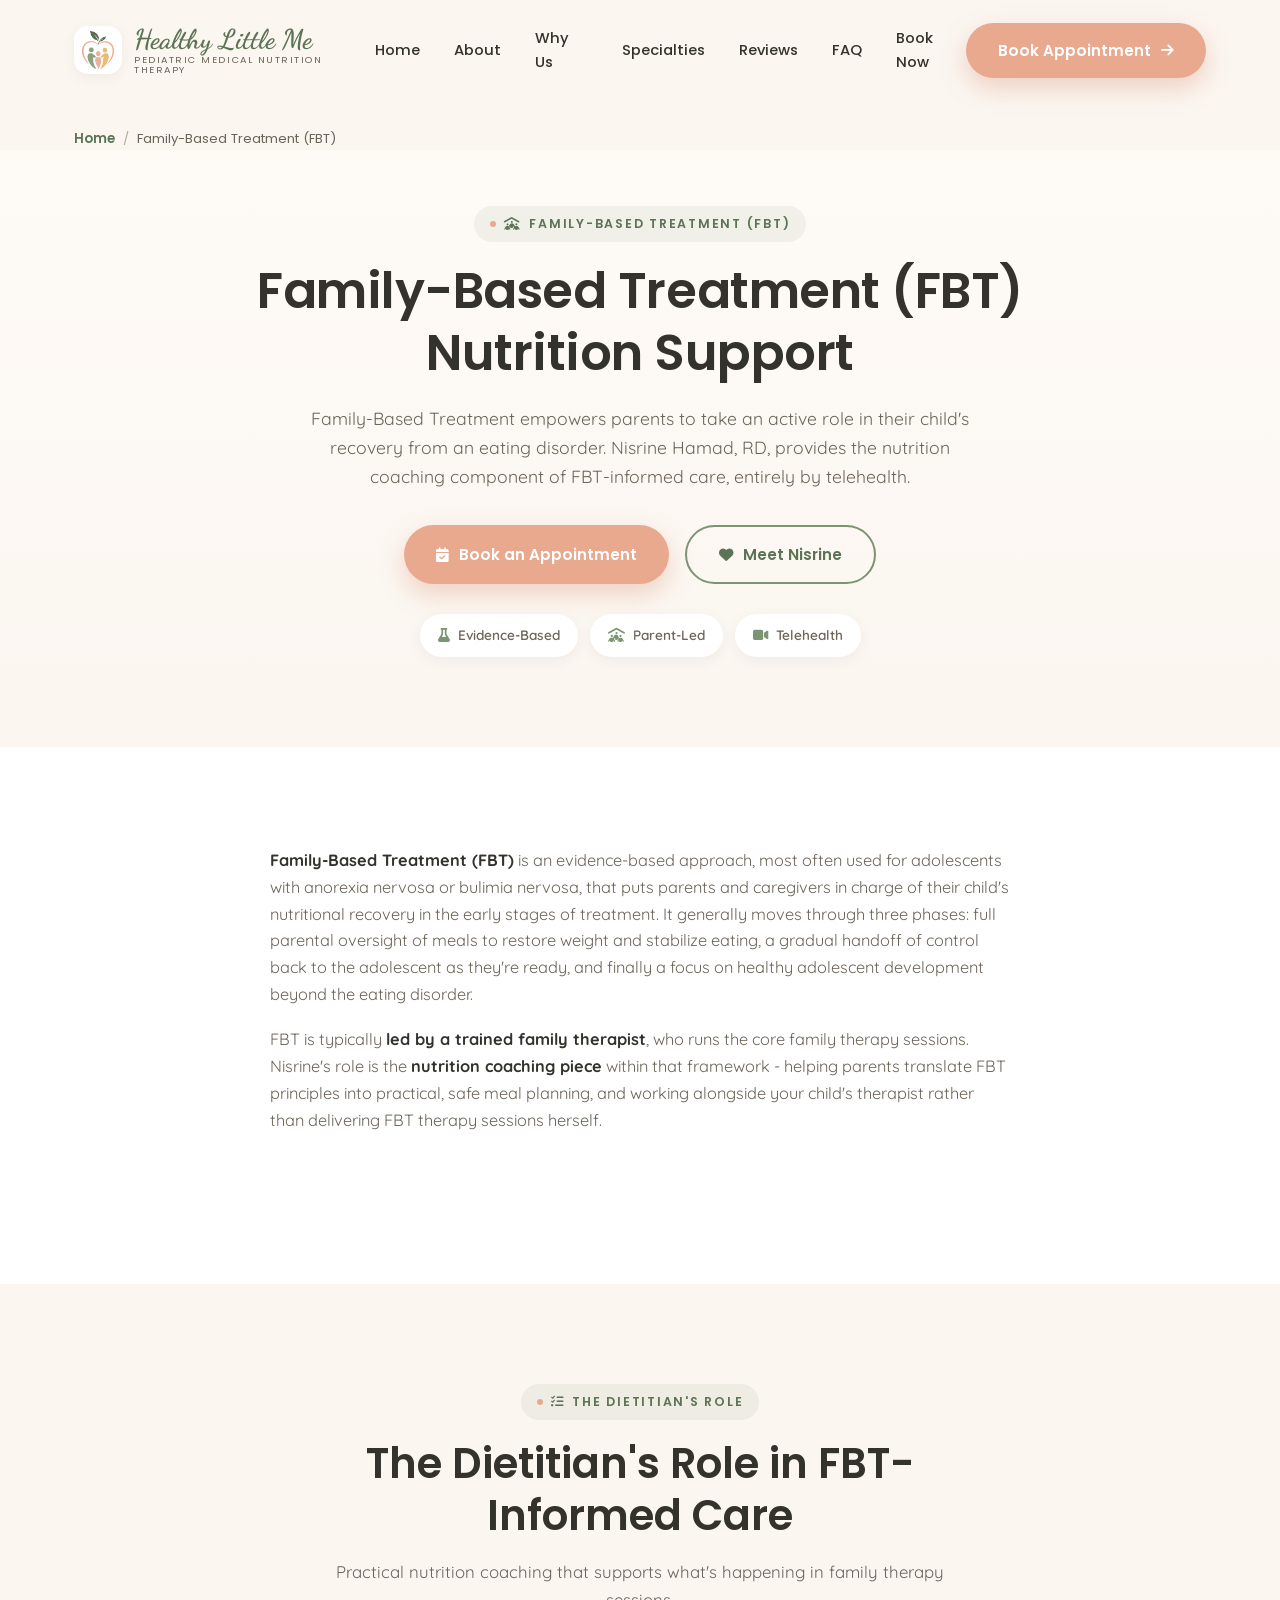
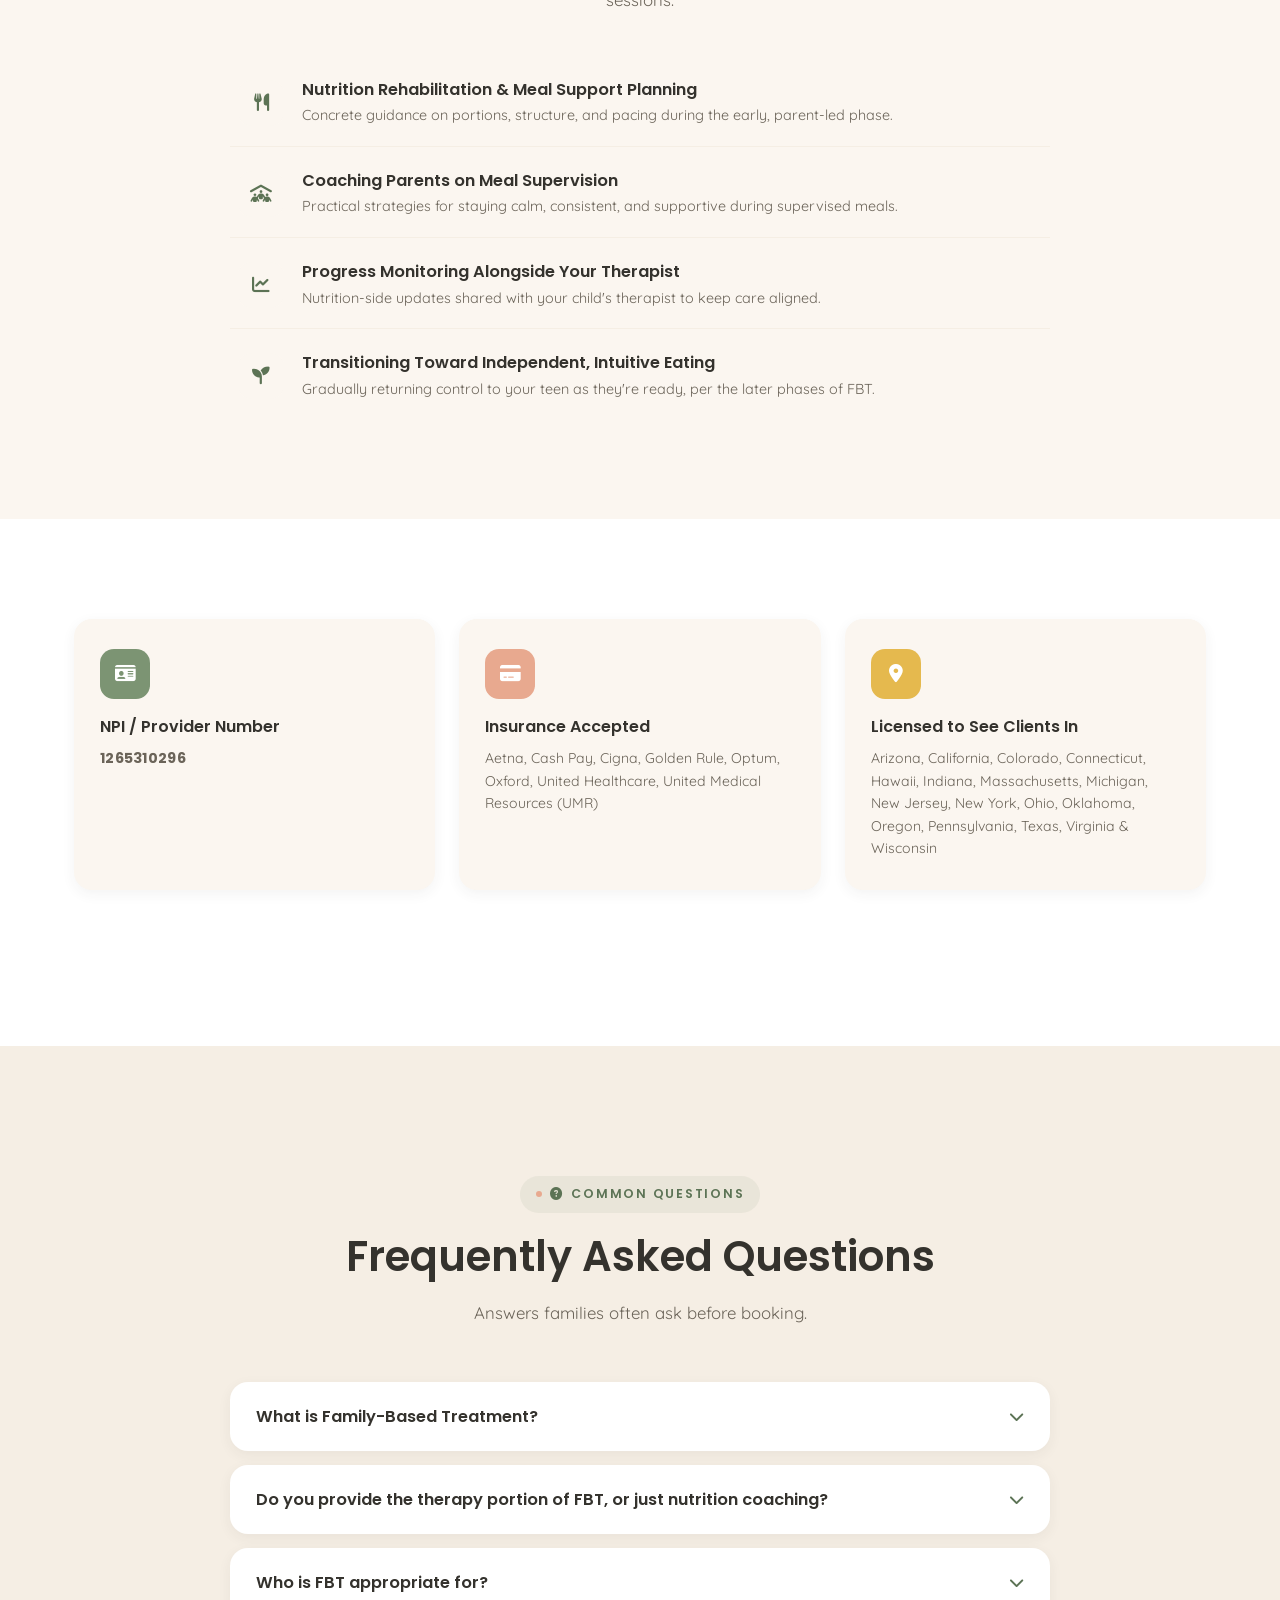
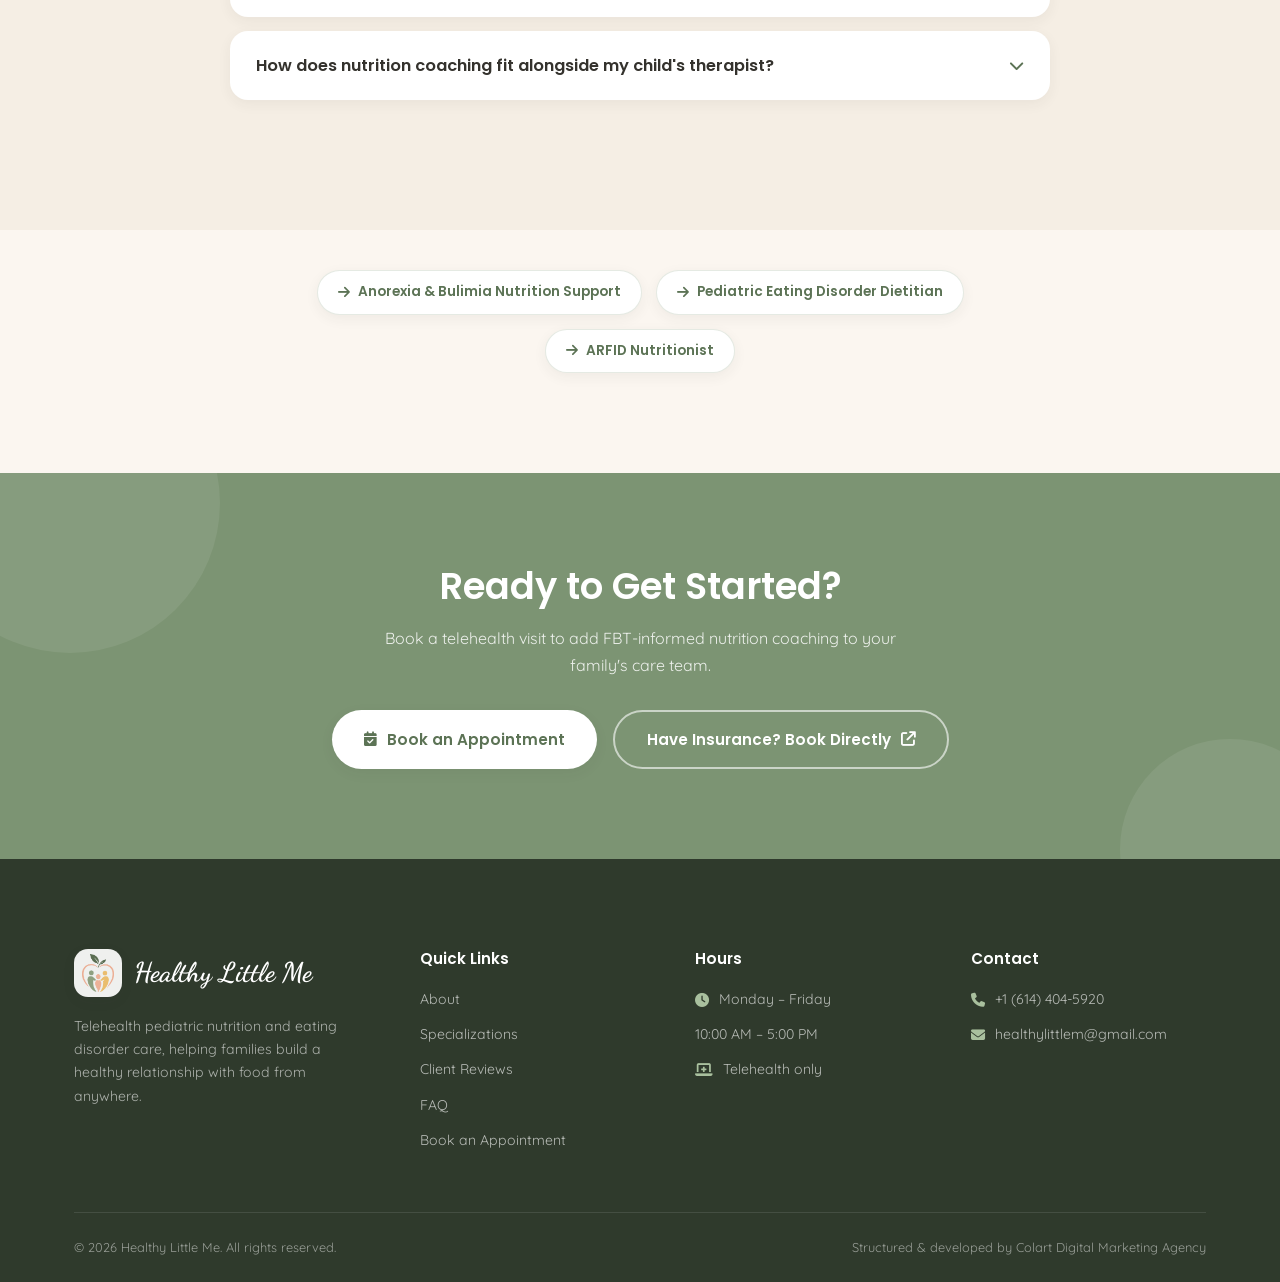
<file: family-based-treatment-fbt/index.html>
<!DOCTYPE html>
<html lang="en-US">
<head>
<meta charset="UTF-8">
<meta name="viewport" content="width=device-width, initial-scale=1.0">

<!-- ===== Primary SEO ===== -->
<title>Family-Based Treatment (FBT) Nutrition Support | Healthy Little Me</title>
<meta name="description" content="Nutrition coaching within a Family-Based Treatment (FBT) framework for adolescents recovering from anorexia or bulimia, led by Nisrine Hamad, RD. 100% telehealth.">
<meta name="robots" content="index, follow, max-image-preview:large">
<meta name="author" content="Healthy Little Me">
<meta name="theme-color" content="#7C9473">
<link rel="canonical" href="https://www.healthy-little-me.com/family-based-treatment-fbt/">

<!-- ===== Geo / regional targeting: United States only ===== -->
<meta name="geo.region" content="US">
<meta name="geo.placename" content="United States">
<meta name="distribution" content="US">
<meta name="target-country" content="US">
<meta name="language" content="English">

<!-- ===== Open Graph ===== -->
<meta property="og:type" content="website">
<meta property="og:site_name" content="Healthy Little Me">
<meta property="og:locale" content="en_US">
<meta property="og:title" content="Family-Based Treatment (FBT) Nutrition Support">
<meta property="og:description" content="FBT-informed nutrition coaching for families, led by Nisrine Hamad, RD. 100% telehealth, coordinated with your child's therapist.">
<meta property="og:url" content="https://www.healthy-little-me.com/family-based-treatment-fbt/">
<meta property="og:image" content="https://www.healthy-little-me.com/images/og-share.jpg">
<meta property="og:image:width" content="1200">
<meta property="og:image:height" content="630">
<meta property="og:image:alt" content="Healthy Little Me — Pediatric Nutrition Telehealth">

<!-- ===== Twitter Card ===== -->
<meta name="twitter:card" content="summary_large_image">
<meta name="twitter:title" content="Family-Based Treatment (FBT) Nutrition Support">
<meta name="twitter:description" content="FBT-informed nutrition coaching for families, led by Nisrine Hamad, RD. 100% telehealth, coordinated with your child's therapist.">
<meta name="twitter:image" content="https://www.healthy-little-me.com/images/og-share.jpg">

<!-- Fonts -->
<link rel="preconnect" href="https://fonts.googleapis.com">
<link rel="preconnect" href="https://fonts.gstatic.com" crossorigin>
<link href="https://fonts.googleapis.com/css2?family=Poppins:wght@500;600;700&family=Quicksand:wght@400;500;600;700&family=Dancing+Script:wght@600;700&display=swap" rel="stylesheet">
<!-- Icons -->
<link rel="stylesheet" href="https://cdnjs.cloudflare.com/ajax/libs/font-awesome/6.5.2/css/all.min.css" integrity="sha512-SnH5WK+bZxgPHs44uWIX+LLJAJ9/2PkPKZ5QiAj6Ta86w+fsb2TkcmfRyVX3pBnMFcV7oQPJkl9QevSCWr3W6A==" crossorigin="anonymous" referrerpolicy="no-referrer">
<link rel="stylesheet" href="/css/style.css">
<link rel="icon" type="image/png" href="/images/favicon.png">
<link rel="apple-touch-icon" href="/images/favicon.png">

<!-- ===== Structured data: business (same entity as homepage) ===== -->
<script type="application/ld+json">
{
  "@context": "https://schema.org",
  "@type": "MedicalBusiness",
  "name": "Healthy Little Me",
  "description": "Telehealth pediatric nutrition and eating disorder care led by Nisrine Hamad, a Registered Dietitian Nutritionist, serving families across the United States.",
  "url": "https://www.healthy-little-me.com/",
  "image": "https://www.healthy-little-me.com/images/og-share.jpg",
  "telephone": "+1-614-404-5920",
  "email": "healthylittlem@gmail.com",
  "priceRange": "$$",
  "medicalSpecialty": "Nutrition",
  "isicV4": "8620",
  "knowsLanguage": "en-US",
  "paymentAccepted": "Cash, Insurance",
  "knowsAbout": [
    "ARFID (Avoidant/Restrictive Food Intake Disorder)",
    "Anorexia Nervosa",
    "Bulimia Nervosa",
    "Binge Eating Disorder",
    "OSFED",
    "Orthorexia",
    "Disordered Eating",
    "Health At Every Size (HAES)",
    "Intuitive Eating",
    "Family-Based Treatment (FBT)",
    "Picky Eating and Selective Eating",
    "Infant and Toddler Feeding Difficulties",
    "PCOS",
    "Prediabetes and Diabetes",
    "Tube Feeding and Refeeding Syndrome",
    "Lactation Counseling",
    "Pediatric Weight-Inclusive Nutrition Counseling"
  ],
  "openingHoursSpecification": {
    "@type": "OpeningHoursSpecification",
    "dayOfWeek": [
      "Monday",
      "Tuesday",
      "Wednesday",
      "Thursday",
      "Friday"
    ],
    "opens": "10:00",
    "closes": "17:00"
  },
  "areaServed": [
    {
      "@type": "State",
      "name": "Arizona"
    },
    {
      "@type": "State",
      "name": "California"
    },
    {
      "@type": "State",
      "name": "Colorado"
    },
    {
      "@type": "State",
      "name": "Connecticut"
    },
    {
      "@type": "State",
      "name": "Hawaii"
    },
    {
      "@type": "State",
      "name": "Indiana"
    },
    {
      "@type": "State",
      "name": "Massachusetts"
    },
    {
      "@type": "State",
      "name": "Michigan"
    },
    {
      "@type": "State",
      "name": "New Jersey"
    },
    {
      "@type": "State",
      "name": "New York"
    },
    {
      "@type": "State",
      "name": "Ohio"
    },
    {
      "@type": "State",
      "name": "Oklahoma"
    },
    {
      "@type": "State",
      "name": "Oregon"
    },
    {
      "@type": "State",
      "name": "Pennsylvania"
    },
    {
      "@type": "State",
      "name": "Texas"
    },
    {
      "@type": "State",
      "name": "Virginia"
    },
    {
      "@type": "State",
      "name": "Wisconsin"
    }
  ],
  "employee": {
    "@type": "Person",
    "name": "Nisrine Hamad",
    "jobTitle": "Registered Dietitian Nutritionist (RD)",
    "alumniOf": [
      {
        "@type": "CollegeOrUniversity",
        "name": "The Ohio State University"
      }
    ]
  }
}
</script>

<!-- ===== Structured data: this page's service ===== -->
<script type="application/ld+json">
{
  "@context": "https://schema.org",
  "@type": "Service",
  "name": "Family-Based Treatment (FBT) Nutrition Coaching",
  "serviceType": "Family-Based Treatment (FBT) Nutrition Coaching",
  "description": "Nutrition coaching within a Family-Based Treatment framework, supporting parents and caregivers through their adolescent's eating disorder recovery.",
  "url": "https://www.healthy-little-me.com/family-based-treatment-fbt/",
  "provider": {
    "@type": "MedicalBusiness",
    "name": "Healthy Little Me",
    "url": "https://www.healthy-little-me.com/"
  },
  "areaServed": [
    {
      "@type": "State",
      "name": "Arizona"
    },
    {
      "@type": "State",
      "name": "California"
    },
    {
      "@type": "State",
      "name": "Colorado"
    },
    {
      "@type": "State",
      "name": "Connecticut"
    },
    {
      "@type": "State",
      "name": "Hawaii"
    },
    {
      "@type": "State",
      "name": "Indiana"
    },
    {
      "@type": "State",
      "name": "Massachusetts"
    },
    {
      "@type": "State",
      "name": "Michigan"
    },
    {
      "@type": "State",
      "name": "New Jersey"
    },
    {
      "@type": "State",
      "name": "New York"
    },
    {
      "@type": "State",
      "name": "Ohio"
    },
    {
      "@type": "State",
      "name": "Oklahoma"
    },
    {
      "@type": "State",
      "name": "Oregon"
    },
    {
      "@type": "State",
      "name": "Pennsylvania"
    },
    {
      "@type": "State",
      "name": "Texas"
    },
    {
      "@type": "State",
      "name": "Virginia"
    },
    {
      "@type": "State",
      "name": "Wisconsin"
    }
  ],
  "audience": {
    "@type": "PeopleAudience",
    "suggestedMinAge": 0,
    "suggestedMaxAge": 18
  }
}
</script>

<!-- ===== Structured data: FAQ (matches on-page FAQ section) ===== -->
<script type="application/ld+json">
{
  "@context": "https://schema.org",
  "@type": "FAQPage",
  "mainEntity": [
    {
      "@type": "Question",
      "name": "What is Family-Based Treatment?",
      "acceptedAnswer": {
        "@type": "Answer",
        "text": "FBT is an evidence-based family therapy approach, most often used for adolescent anorexia or bulimia, where parents take an active, structured role in their child's nutritional recovery, especially in the early stages."
      }
    },
    {
      "@type": "Question",
      "name": "Do you provide the therapy portion of FBT, or just nutrition coaching?",
      "acceptedAnswer": {
        "@type": "Answer",
        "text": "Nisrine provides the nutrition coaching piece \u2014 meal planning and parent guidance \u2014 and works alongside a trained family therapist, who leads the core FBT therapy sessions."
      }
    },
    {
      "@type": "Question",
      "name": "Who is FBT appropriate for?",
      "acceptedAnswer": {
        "@type": "Answer",
        "text": "FBT is most established for adolescents with anorexia nervosa or bulimia nervosa, though FBT-informed principles can also support other disordered eating presentations depending on your child's needs."
      }
    },
    {
      "@type": "Question",
      "name": "How does nutrition coaching fit alongside my child's therapist?",
      "acceptedAnswer": {
        "@type": "Answer",
        "text": "Nisrine coordinates directly with your child's therapist so the nutrition guidance at home stays consistent with what's happening in therapy sessions."
      }
    }
  ]
}
</script>
</head>
<body>
<!-- ========== HEADER ========== -->
<header class="site-header">
  <div class="container">
    <a href="/" class="brand">
      <span class="brand-mark">
        <img src="/images/logo-icon.png" alt="Healthy Little Me logo">
      </span>
      <span class="brand-text">
        <span class="name">Healthy Little Me</span>
        <span class="tag">Pediatric Medical Nutrition Therapy</span>
      </span>
    </a>
    <nav class="nav-links">
      <a href="/">Home</a>
      <a href="/#about">About</a>
      <a href="/#why">Why Us</a>
      <a href="/#specialties">Specialties</a>
      <a href="/#testimonials">Reviews</a>
      <a href="/#faq">FAQ</a>
      <a href="/#booking">Book Now</a>
    </nav>
    <div class="header-actions">
      <a href="/#booking" class="btn btn-primary">Book Appointment <i class="fa-solid fa-arrow-right"></i></a>
      <button class="nav-toggle" aria-label="Toggle navigation menu">
        <span></span><span></span><span></span>
      </button>
    </div>
  </div>
</header>
<div class="breadcrumb">
  <div class="container">
    <a href="/">Home</a><span class="sep">/</span><span>Family-Based Treatment (FBT)</span>
  </div>
</div>
<!-- ========== PAGE HERO ========== -->
<section class="page-hero">
  <div class="container">
    <span class="eyebrow"><i class="fa-solid fa-people-roof"></i> Family-Based Treatment (FBT)</span>
    <h1>Family-Based Treatment (FBT) Nutrition Support</h1>
    <p class="lead">Family-Based Treatment empowers parents to take an active role in their child's recovery from an eating disorder. Nisrine Hamad, RD, provides the nutrition coaching component of FBT-informed care, entirely by telehealth.</p>
    <div class="hero-ctas">
      <a href="/#booking" class="btn btn-primary"><i class="fa-solid fa-calendar-check"></i> Book an Appointment</a>
      <a href="/#about" class="btn btn-outline"><i class="fa-solid fa-heart"></i> Meet Nisrine</a>
    </div>
    <div class="hero-badges">
      <span class="hero-badge"><i class="fa-solid fa-flask"></i> Evidence-Based</span>
      <span class="hero-badge"><i class="fa-solid fa-people-roof"></i> Parent-Led</span>
      <span class="hero-badge"><i class="fa-solid fa-video"></i> Telehealth</span>
    </div>
  </div>
</section>
<section class="content-section bg-white">
  <div class="container">
    <div class="content-prose reveal">
      <p><strong>Family-Based Treatment (FBT)</strong> is an evidence-based approach, most often used for adolescents with anorexia nervosa or bulimia nervosa, that puts parents and caregivers in charge of their child's nutritional recovery in the early stages of treatment. It generally moves through three phases: full parental oversight of meals to restore weight and stabilize eating, a gradual handoff of control back to the adolescent as they're ready, and finally a focus on healthy adolescent development beyond the eating disorder.</p>
      <p>FBT is typically <strong>led by a trained family therapist</strong>, who runs the core family therapy sessions. Nisrine's role is the <strong>nutrition coaching piece</strong> within that framework - helping parents translate FBT principles into practical, safe meal planning, and working alongside your child's therapist rather than delivering FBT therapy sessions herself.</p>
    </div>
  </div>
</section>
<section class="content-section bg-cream">
  <div class="container">
    <div class="section-head reveal">
      <span class="eyebrow"><i class="fa-solid fa-list-check"></i> The Dietitian's Role</span>
      <h2>The Dietitian's Role in FBT-Informed Care</h2>
      <p>Practical nutrition coaching that supports what's happening in family therapy sessions.</p>
    </div>
    <div class="why-list stagger" style="max-width:820px;margin:0 auto;">
      <div class="why-item reveal">
        <span class="icon"><i class="fa-solid fa-utensils"></i></span>
        <div><h4>Nutrition Rehabilitation &amp; Meal Support Planning</h4><p>Concrete guidance on portions, structure, and pacing during the early, parent-led phase.</p></div>
      </div>
      <div class="why-item reveal">
        <span class="icon"><i class="fa-solid fa-people-roof"></i></span>
        <div><h4>Coaching Parents on Meal Supervision</h4><p>Practical strategies for staying calm, consistent, and supportive during supervised meals.</p></div>
      </div>
      <div class="why-item reveal">
        <span class="icon"><i class="fa-solid fa-chart-line"></i></span>
        <div><h4>Progress Monitoring Alongside Your Therapist</h4><p>Nutrition-side updates shared with your child's therapist to keep care aligned.</p></div>
      </div>
      <div class="why-item reveal">
        <span class="icon"><i class="fa-solid fa-seedling"></i></span>
        <div><h4>Transitioning Toward Independent, Intuitive Eating</h4><p>Gradually returning control to your teen as they're ready, per the later phases of FBT.</p></div>
      </div>
    </div>
  </div>
</section>
<section class="content-section bg-white">
  <div class="container">
    <div class="coverage-panel stagger">
      <div class="coverage-card reveal">
        <div class="coverage-icon"><i class="fa-solid fa-id-card"></i></div>
        <h4>NPI / Provider Number</h4>
        <p class="coverage-value">1265310296</p>
      </div>
      <div class="coverage-card reveal">
        <div class="coverage-icon"><i class="fa-solid fa-credit-card"></i></div>
        <h4>Insurance Accepted</h4>
        <p>Aetna, Cash Pay, Cigna, Golden Rule, Optum, Oxford, United Healthcare, United Medical Resources (UMR)</p>
      </div>
      <div class="coverage-card reveal">
        <div class="coverage-icon"><i class="fa-solid fa-location-dot"></i></div>
        <h4>Licensed to See Clients In</h4>
        <p>Arizona, California, Colorado, Connecticut, Hawaii, Indiana, Massachusetts, Michigan, New Jersey, New York, Ohio, Oklahoma, Oregon, Pennsylvania, Texas, Virginia &amp; Wisconsin</p>
      </div>
    </div>
  </div>
</section>
<section class="faq">
  <div class="container">
    <div class="section-head reveal">
      <span class="eyebrow"><i class="fa-solid fa-circle-question"></i> Common Questions</span>
      <h2>Frequently Asked Questions</h2>
      <p>Answers families often ask before booking.</p>
    </div>
    <div class="faq-list reveal">
      <div class="faq-item">
        <button class="faq-question" aria-expanded="false">
          <span>What is Family-Based Treatment?</span>
          <i class="fa-solid fa-chevron-down faq-icon"></i>
        </button>
        <div class="faq-answer">
          <p>FBT is an evidence-based family therapy approach, most often used for adolescent anorexia or bulimia, where parents take an active, structured role in their child's nutritional recovery, especially in the early stages.</p>
        </div>
      </div>
      <div class="faq-item">
        <button class="faq-question" aria-expanded="false">
          <span>Do you provide the therapy portion of FBT, or just nutrition coaching?</span>
          <i class="fa-solid fa-chevron-down faq-icon"></i>
        </button>
        <div class="faq-answer">
          <p>Nisrine provides the nutrition coaching piece - meal planning and parent guidance - and works alongside a trained family therapist, who leads the core FBT therapy sessions.</p>
        </div>
      </div>
      <div class="faq-item">
        <button class="faq-question" aria-expanded="false">
          <span>Who is FBT appropriate for?</span>
          <i class="fa-solid fa-chevron-down faq-icon"></i>
        </button>
        <div class="faq-answer">
          <p>FBT is most established for adolescents with anorexia nervosa or bulimia nervosa, though FBT-informed principles can also support other disordered eating presentations depending on your child's needs.</p>
        </div>
      </div>
      <div class="faq-item">
        <button class="faq-question" aria-expanded="false">
          <span>How does nutrition coaching fit alongside my child's therapist?</span>
          <i class="fa-solid fa-chevron-down faq-icon"></i>
        </button>
        <div class="faq-answer">
          <p>Nisrine coordinates directly with your child's therapist so the nutrition guidance at home stays consistent with what's happening in therapy sessions.</p>
        </div>
      </div>
    </div>
  </div>
</section>
<section class="content-section bg-cream" style="padding-top:0;">
  <div class="container">
    <div class="related-links">
      <a href="/anorexia-eating-disorder-nutrition/"><i class="fa-solid fa-arrow-right"></i> Anorexia &amp; Bulimia Nutrition Support</a>
      <a href="/pediatric-eating-disorder-dietitian/"><i class="fa-solid fa-arrow-right"></i> Pediatric Eating Disorder Dietitian</a>
      <a href="/arfid-nutritionist/"><i class="fa-solid fa-arrow-right"></i> ARFID Nutritionist</a>
    </div>

  </div>
</section>
<!-- ========== CTA BAND ========== -->
<section class="cta-band">
  <div class="container">
    <h2>Ready to Get Started?</h2>
    <p>Book a telehealth visit to add FBT-informed nutrition coaching to your family's care team.</p>
    <div class="hero-ctas">
      <a href="/#booking" class="btn btn-light"><i class="fa-solid fa-calendar-check"></i> Book an Appointment</a>
      <a href="https://www.faynutrition.com/dietitians/nisrine-hamad" target="_blank" rel="noopener" class="btn btn-outline" style="border-color:rgba(255,255,255,0.6);color:#fff;">Have Insurance? Book Directly <i class="fa-solid fa-arrow-up-right-from-square"></i></a>
    </div>
  </div>
</section>
<!-- ========== FOOTER ========== -->
<footer class="site-footer">
  <div class="container">
    <div class="footer-grid">
      <div class="footer-brand">
        <a href="/" class="brand">
          <span class="brand-mark">
            <img src="/images/logo-icon.png" alt="Healthy Little Me logo">
          </span>
          <span class="brand-text"><span class="name">Healthy Little Me</span></span>
        </a>
        <p>Telehealth pediatric nutrition and eating disorder care, helping families build a healthy relationship with food from anywhere.</p>
      </div>
      <div class="footer-col">
        <h4>Quick Links</h4>
        <ul>
          <li><a href="/#about">About</a></li>
          <li><a href="/#specialties">Specializations</a></li>
          <li><a href="/#testimonials">Client Reviews</a></li>
          <li><a href="/#faq">FAQ</a></li>
          <li><a href="/#booking">Book an Appointment</a></li>
        </ul>
      </div>
      <div class="footer-col">
        <h4>Hours</h4>
        <ul>
          <li class="contact-line"><i class="fa-solid fa-clock"></i> Monday &ndash; Friday</li>
          <li>10:00 AM &ndash; 5:00 PM</li>
          <li class="contact-line"><i class="fa-solid fa-laptop-medical"></i> Telehealth only</li>
        </ul>
      </div>
      <div class="footer-col">
        <h4>Contact</h4>
        <ul>
          <li class="contact-line"><i class="fa-solid fa-phone"></i> <a href="tel:+16144045920">+1 (614) 404-5920</a></li>
          <li class="contact-line"><i class="fa-solid fa-envelope"></i> <a href="mailto:healthylittlem@gmail.com">healthylittlem@gmail.com</a></li>
        </ul>
      </div>
    </div>
    <div class="footer-bottom">
      <span>&copy; <span id="year"></span> Healthy Little Me. All rights reserved.</span>
      <span>Structured &amp; developed by <a href="https://www.colartdigitalmarketingagency.com" target="_blank" rel="noopener">Colart Digital Marketing Agency</a></span>
    </div>
  </div>
</footer>
<button class="back-to-top" aria-label="Back to top"><i class="fa-solid fa-arrow-up"></i></button>

<script src="/js/main.js"></script>
</body>
</html>
</file>
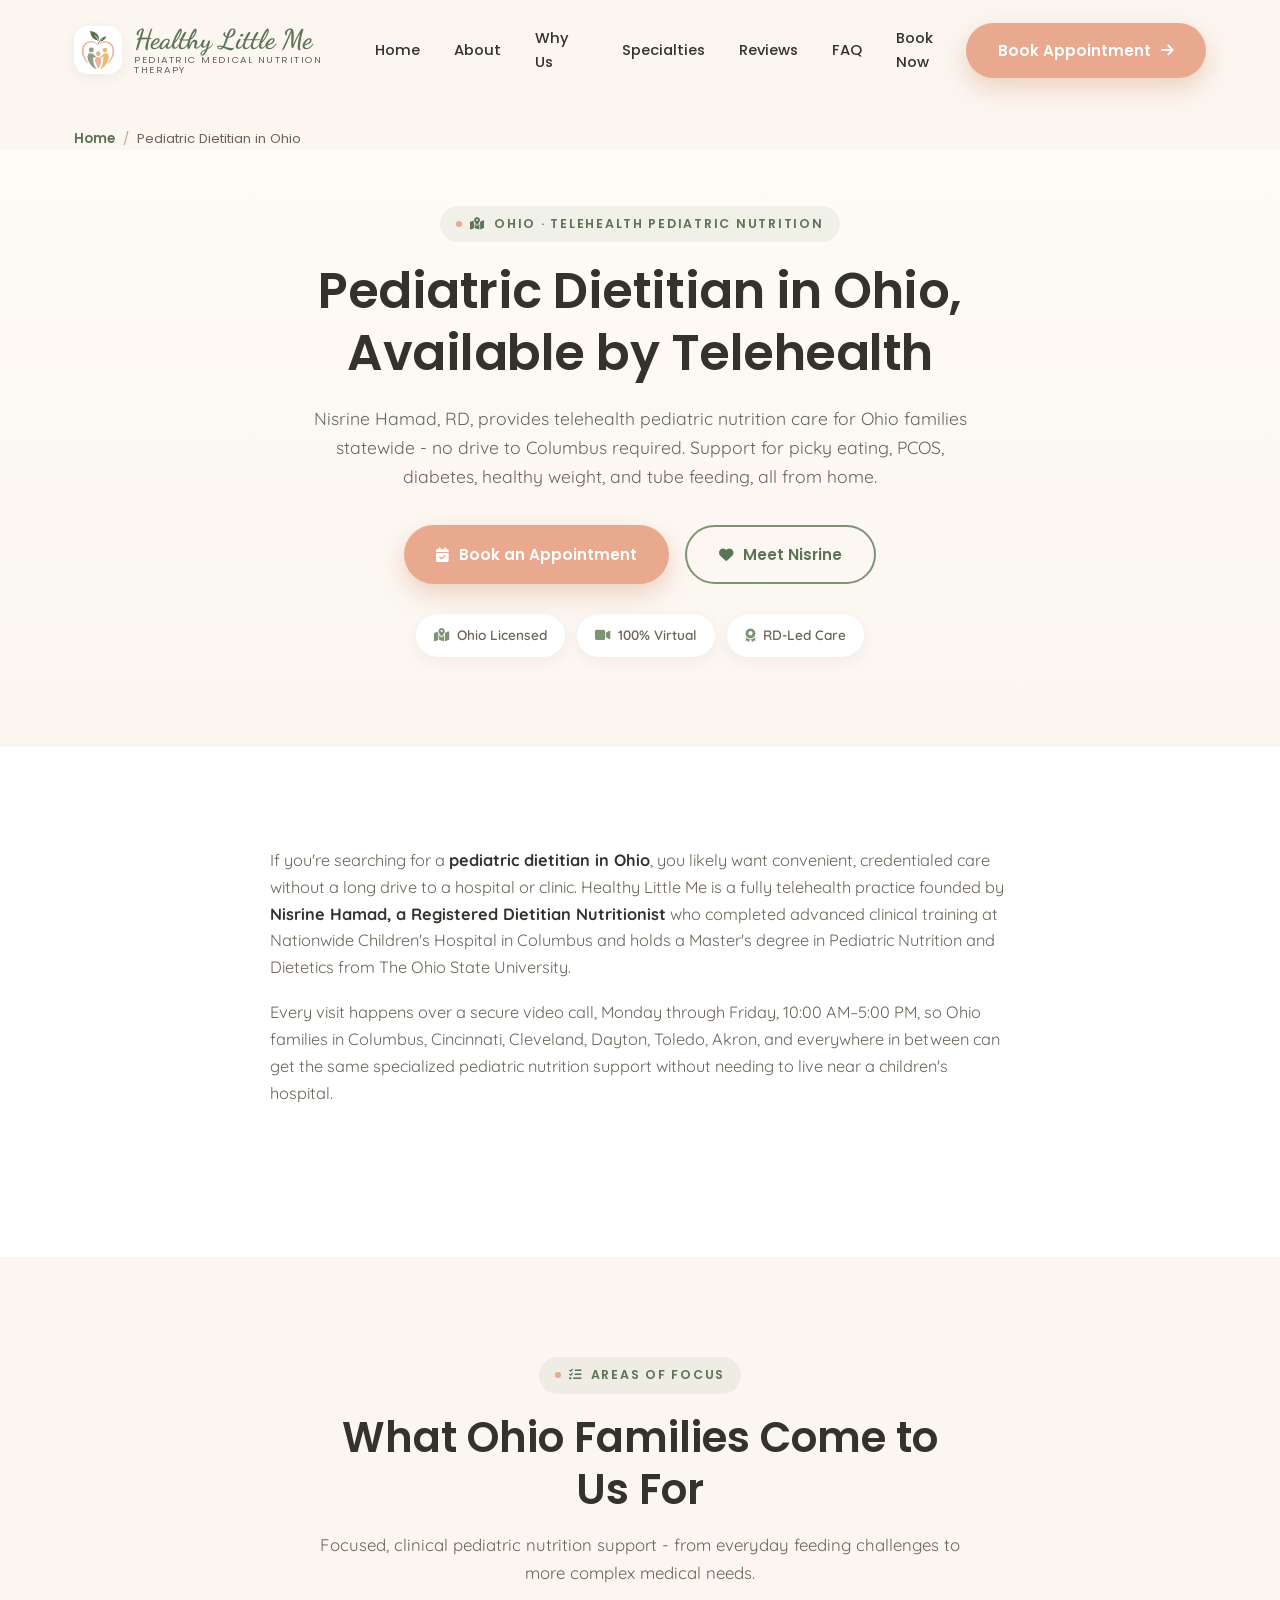
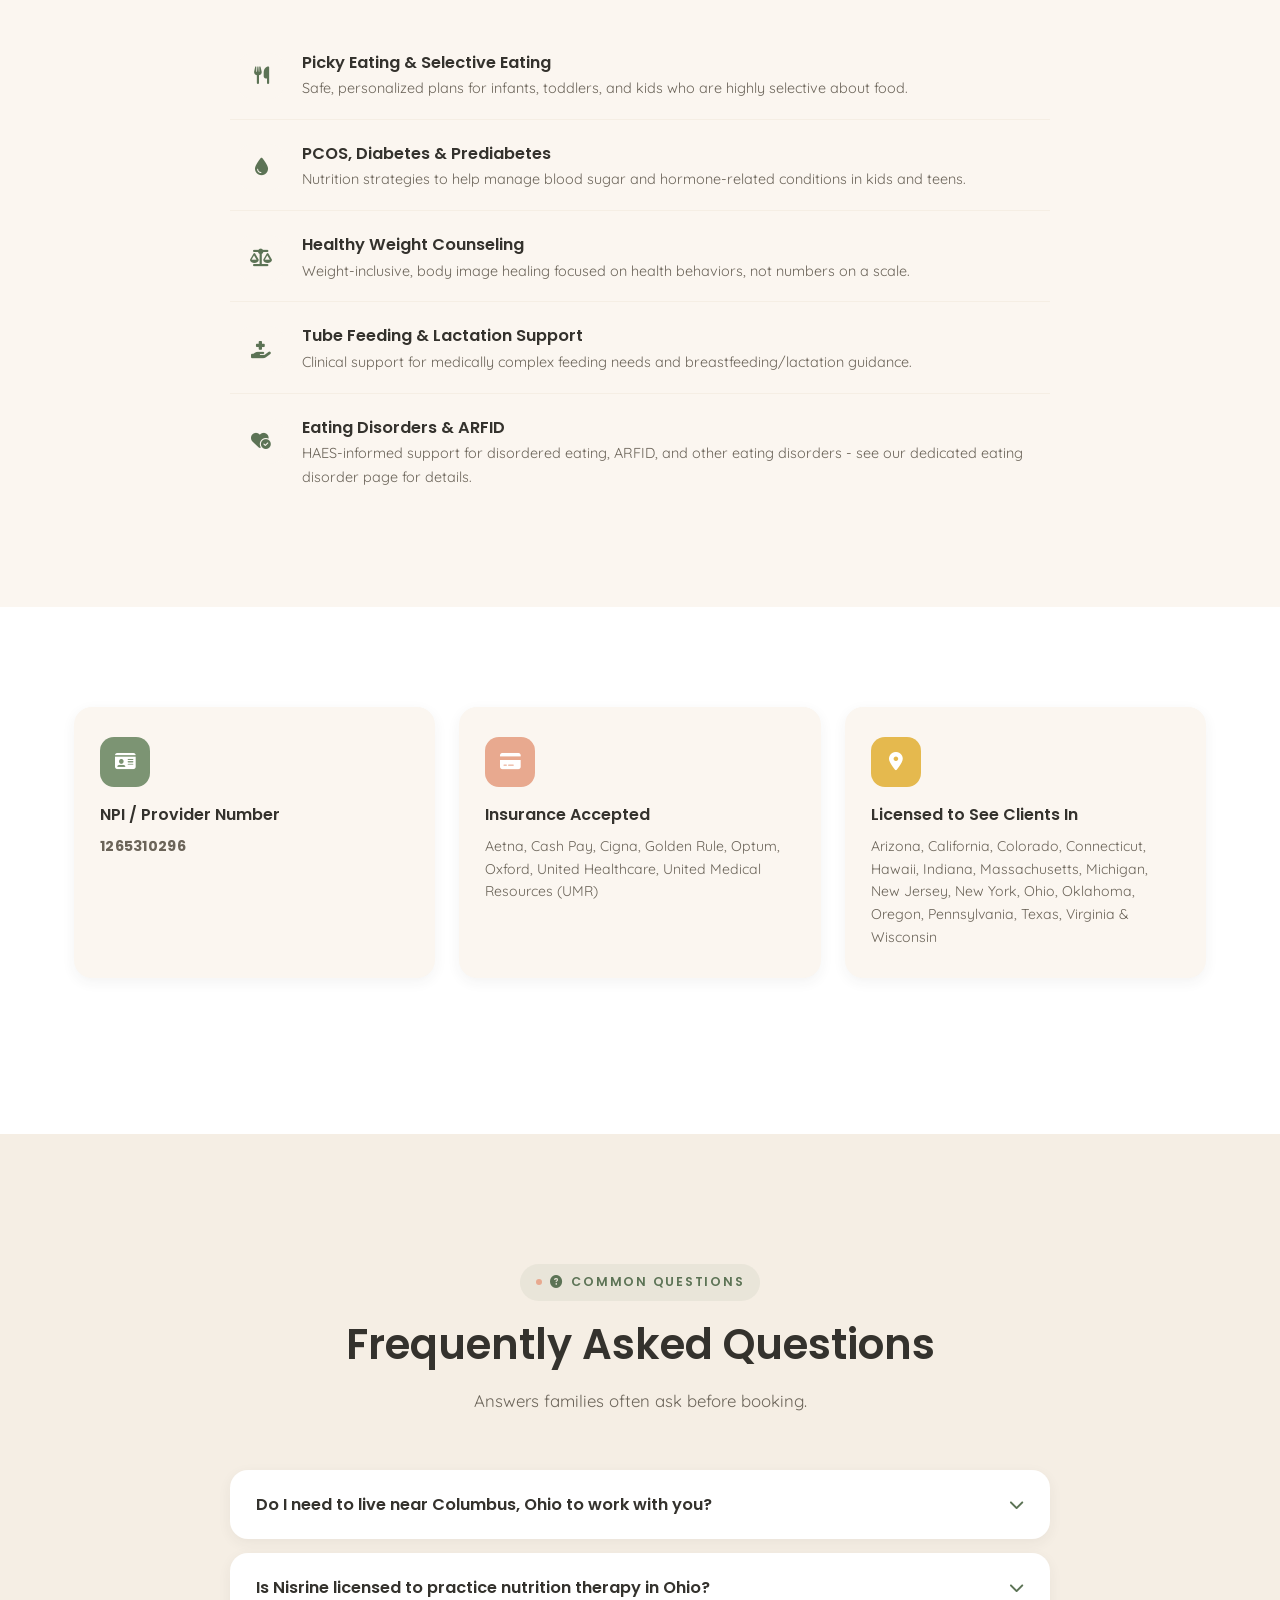
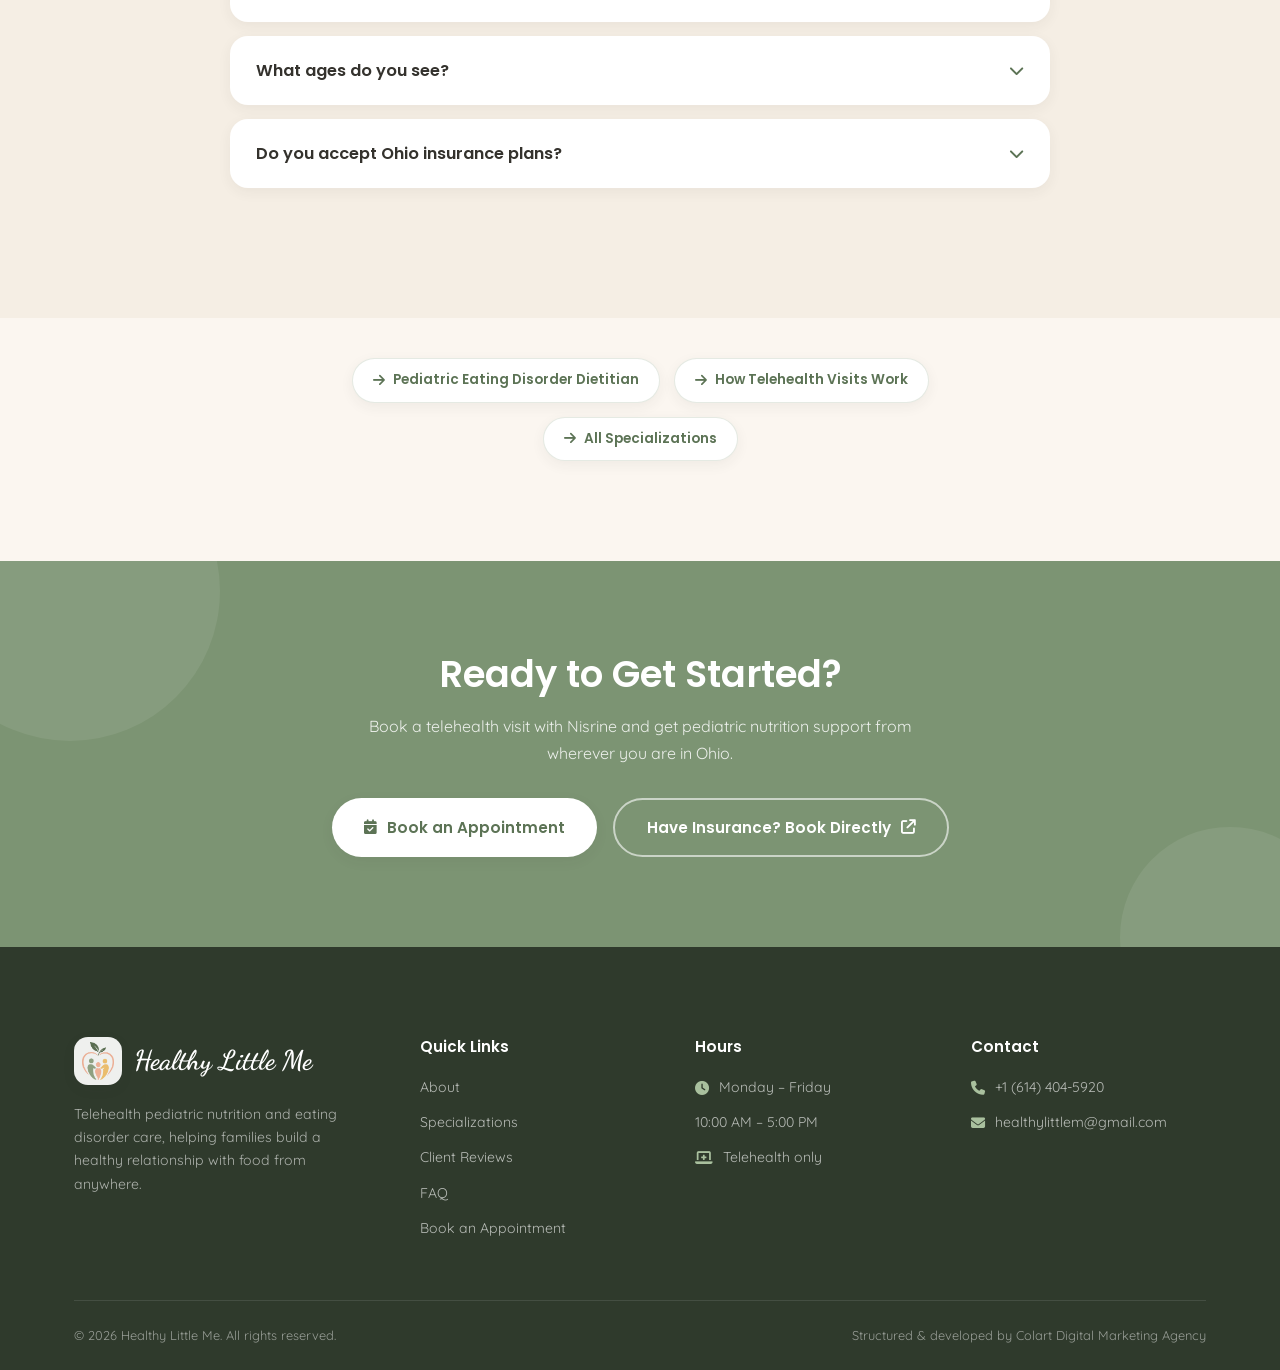
<file: pediatric-dietitian-ohio/index.html>
<!DOCTYPE html>
<html lang="en-US">
<head>
<meta charset="UTF-8">
<meta name="viewport" content="width=device-width, initial-scale=1.0">

<!-- ===== Primary SEO ===== -->
<title>Pediatric Dietitian in Ohio | Telehealth Child Nutrition — Healthy Little Me</title>
<meta name="description" content="Registered Dietitian Nisrine Hamad provides telehealth pediatric nutrition care for Ohio families — picky eating, PCOS, diabetes, healthy weight, and tube feeding support, covered by insurance or cash pay.">
<meta name="robots" content="index, follow, max-image-preview:large">
<meta name="author" content="Healthy Little Me">
<meta name="theme-color" content="#7C9473">
<link rel="canonical" href="https://www.healthy-little-me.com/pediatric-dietitian-ohio/">

<!-- ===== Geo / regional targeting: United States only ===== -->
<meta name="geo.region" content="US">
<meta name="geo.placename" content="United States">
<meta name="distribution" content="US">
<meta name="target-country" content="US">
<meta name="language" content="English">

<!-- ===== Open Graph ===== -->
<meta property="og:type" content="website">
<meta property="og:site_name" content="Healthy Little Me">
<meta property="og:locale" content="en_US">
<meta property="og:title" content="Pediatric Dietitian in Ohio | Telehealth Child Nutrition">
<meta property="og:description" content="Telehealth pediatric nutrition care for Ohio families, led by Nisrine Hamad, RD. No drive required — secure video visits statewide.">
<meta property="og:url" content="https://www.healthy-little-me.com/pediatric-dietitian-ohio/">
<meta property="og:image" content="https://www.healthy-little-me.com/images/og-share.jpg">
<meta property="og:image:width" content="1200">
<meta property="og:image:height" content="630">
<meta property="og:image:alt" content="Healthy Little Me — Pediatric Nutrition Telehealth">

<!-- ===== Twitter Card ===== -->
<meta name="twitter:card" content="summary_large_image">
<meta name="twitter:title" content="Pediatric Dietitian in Ohio | Telehealth Child Nutrition">
<meta name="twitter:description" content="Telehealth pediatric nutrition care for Ohio families, led by Nisrine Hamad, RD. No drive required — secure video visits statewide.">
<meta name="twitter:image" content="https://www.healthy-little-me.com/images/og-share.jpg">

<!-- Fonts -->
<link rel="preconnect" href="https://fonts.googleapis.com">
<link rel="preconnect" href="https://fonts.gstatic.com" crossorigin>
<link href="https://fonts.googleapis.com/css2?family=Poppins:wght@500;600;700&family=Quicksand:wght@400;500;600;700&family=Dancing+Script:wght@600;700&display=swap" rel="stylesheet">
<!-- Icons -->
<link rel="stylesheet" href="https://cdnjs.cloudflare.com/ajax/libs/font-awesome/6.5.2/css/all.min.css" integrity="sha512-SnH5WK+bZxgPHs44uWIX+LLJAJ9/2PkPKZ5QiAj6Ta86w+fsb2TkcmfRyVX3pBnMFcV7oQPJkl9QevSCWr3W6A==" crossorigin="anonymous" referrerpolicy="no-referrer">
<link rel="stylesheet" href="/css/style.css">
<link rel="icon" type="image/png" href="/images/favicon.png">
<link rel="apple-touch-icon" href="/images/favicon.png">

<!-- ===== Structured data: business (same entity as homepage) ===== -->
<script type="application/ld+json">
{
  "@context": "https://schema.org",
  "@type": "MedicalBusiness",
  "name": "Healthy Little Me",
  "description": "Telehealth pediatric nutrition and eating disorder care led by Nisrine Hamad, a Registered Dietitian Nutritionist, serving families across the United States.",
  "url": "https://www.healthy-little-me.com/",
  "image": "https://www.healthy-little-me.com/images/og-share.jpg",
  "telephone": "+1-614-404-5920",
  "email": "healthylittlem@gmail.com",
  "priceRange": "$$",
  "medicalSpecialty": "Nutrition",
  "isicV4": "8620",
  "knowsLanguage": "en-US",
  "paymentAccepted": "Cash, Insurance",
  "knowsAbout": [
    "ARFID (Avoidant/Restrictive Food Intake Disorder)",
    "Anorexia Nervosa",
    "Bulimia Nervosa",
    "Binge Eating Disorder",
    "OSFED",
    "Orthorexia",
    "Disordered Eating",
    "Health At Every Size (HAES)",
    "Intuitive Eating",
    "Family-Based Treatment (FBT)",
    "Picky Eating and Selective Eating",
    "Infant and Toddler Feeding Difficulties",
    "PCOS",
    "Prediabetes and Diabetes",
    "Tube Feeding and Refeeding Syndrome",
    "Lactation Counseling",
    "Pediatric Weight-Inclusive Nutrition Counseling"
  ],
  "openingHoursSpecification": {
    "@type": "OpeningHoursSpecification",
    "dayOfWeek": [
      "Monday",
      "Tuesday",
      "Wednesday",
      "Thursday",
      "Friday"
    ],
    "opens": "10:00",
    "closes": "17:00"
  },
  "areaServed": [
    {
      "@type": "State",
      "name": "Arizona"
    },
    {
      "@type": "State",
      "name": "California"
    },
    {
      "@type": "State",
      "name": "Colorado"
    },
    {
      "@type": "State",
      "name": "Connecticut"
    },
    {
      "@type": "State",
      "name": "Hawaii"
    },
    {
      "@type": "State",
      "name": "Indiana"
    },
    {
      "@type": "State",
      "name": "Massachusetts"
    },
    {
      "@type": "State",
      "name": "Michigan"
    },
    {
      "@type": "State",
      "name": "New Jersey"
    },
    {
      "@type": "State",
      "name": "New York"
    },
    {
      "@type": "State",
      "name": "Ohio"
    },
    {
      "@type": "State",
      "name": "Oklahoma"
    },
    {
      "@type": "State",
      "name": "Oregon"
    },
    {
      "@type": "State",
      "name": "Pennsylvania"
    },
    {
      "@type": "State",
      "name": "Texas"
    },
    {
      "@type": "State",
      "name": "Virginia"
    },
    {
      "@type": "State",
      "name": "Wisconsin"
    }
  ],
  "employee": {
    "@type": "Person",
    "name": "Nisrine Hamad",
    "jobTitle": "Registered Dietitian Nutritionist (RD)",
    "alumniOf": [
      {
        "@type": "CollegeOrUniversity",
        "name": "The Ohio State University"
      }
    ]
  }
}
</script>

<!-- ===== Structured data: this page's service ===== -->
<script type="application/ld+json">
{
  "@context": "https://schema.org",
  "@type": "Service",
  "name": "Pediatric Dietitian Services in Ohio",
  "serviceType": "Pediatric Dietitian Services in Ohio",
  "description": "Telehealth pediatric nutrition counseling for Ohio families, covering picky eating, PCOS, diabetes, healthy weight, and tube feeding support.",
  "url": "https://www.healthy-little-me.com/pediatric-dietitian-ohio/",
  "provider": {
    "@type": "MedicalBusiness",
    "name": "Healthy Little Me",
    "url": "https://www.healthy-little-me.com/"
  },
  "areaServed": [
    {
      "@type": "State",
      "name": "Arizona"
    },
    {
      "@type": "State",
      "name": "California"
    },
    {
      "@type": "State",
      "name": "Colorado"
    },
    {
      "@type": "State",
      "name": "Connecticut"
    },
    {
      "@type": "State",
      "name": "Hawaii"
    },
    {
      "@type": "State",
      "name": "Indiana"
    },
    {
      "@type": "State",
      "name": "Massachusetts"
    },
    {
      "@type": "State",
      "name": "Michigan"
    },
    {
      "@type": "State",
      "name": "New Jersey"
    },
    {
      "@type": "State",
      "name": "New York"
    },
    {
      "@type": "State",
      "name": "Ohio"
    },
    {
      "@type": "State",
      "name": "Oklahoma"
    },
    {
      "@type": "State",
      "name": "Oregon"
    },
    {
      "@type": "State",
      "name": "Pennsylvania"
    },
    {
      "@type": "State",
      "name": "Texas"
    },
    {
      "@type": "State",
      "name": "Virginia"
    },
    {
      "@type": "State",
      "name": "Wisconsin"
    }
  ],
  "audience": {
    "@type": "PeopleAudience",
    "suggestedMinAge": 0,
    "suggestedMaxAge": 18
  }
}
</script>

<!-- ===== Structured data: FAQ (matches on-page FAQ section) ===== -->
<script type="application/ld+json">
{
  "@context": "https://schema.org",
  "@type": "FAQPage",
  "mainEntity": [
    {
      "@type": "Question",
      "name": "Do I need to live near Columbus, Ohio to work with you?",
      "acceptedAnswer": {
        "@type": "Answer",
        "text": "No. Healthy Little Me is 100% telehealth, so families anywhere in Ohio \u2014 not just central Ohio \u2014 can book a video visit without traveling."
      }
    },
    {
      "@type": "Question",
      "name": "Is Nisrine licensed to practice nutrition therapy in Ohio?",
      "acceptedAnswer": {
        "@type": "Answer",
        "text": "Yes. Nisrine is a licensed Registered Dietitian Nutritionist able to see clients in Ohio, along with 16 other US states."
      }
    },
    {
      "@type": "Question",
      "name": "What ages do you see?",
      "acceptedAnswer": {
        "@type": "Answer",
        "text": "Care spans infants and toddlers through teens, covering everything from early feeding difficulties to adolescent eating disorders."
      }
    },
    {
      "@type": "Question",
      "name": "Do you accept Ohio insurance plans?",
      "acceptedAnswer": {
        "@type": "Answer",
        "text": "We accept Aetna, Cigna, UnitedHealthcare, Optum, Oxford, Golden Rule, and UMR through our scheduling partner, Fay Nutrition, plus cash-pay appointments for families without in-network coverage."
      }
    }
  ]
}
</script>
</head>
<body>
<!-- ========== HEADER ========== -->
<header class="site-header">
  <div class="container">
    <a href="/" class="brand">
      <span class="brand-mark">
        <img src="/images/logo-icon.png" alt="Healthy Little Me logo">
      </span>
      <span class="brand-text">
        <span class="name">Healthy Little Me</span>
        <span class="tag">Pediatric Medical Nutrition Therapy</span>
      </span>
    </a>
    <nav class="nav-links">
      <a href="/">Home</a>
      <a href="/#about">About</a>
      <a href="/#why">Why Us</a>
      <a href="/#specialties">Specialties</a>
      <a href="/#testimonials">Reviews</a>
      <a href="/#faq">FAQ</a>
      <a href="/#booking">Book Now</a>
    </nav>
    <div class="header-actions">
      <a href="/#booking" class="btn btn-primary">Book Appointment <i class="fa-solid fa-arrow-right"></i></a>
      <button class="nav-toggle" aria-label="Toggle navigation menu">
        <span></span><span></span><span></span>
      </button>
    </div>
  </div>
</header>
<div class="breadcrumb">
  <div class="container">
    <a href="/">Home</a><span class="sep">/</span><span>Pediatric Dietitian in Ohio</span>
  </div>
</div>
<!-- ========== PAGE HERO ========== -->
<section class="page-hero">
  <div class="container">
    <span class="eyebrow"><i class="fa-solid fa-map-location-dot"></i> Ohio &middot; Telehealth Pediatric Nutrition</span>
    <h1>Pediatric Dietitian in Ohio, Available by Telehealth</h1>
    <p class="lead">Nisrine Hamad, RD, provides telehealth pediatric nutrition care for Ohio families statewide - no drive to Columbus required. Support for picky eating, PCOS, diabetes, healthy weight, and tube feeding, all from home.</p>
    <div class="hero-ctas">
      <a href="/#booking" class="btn btn-primary"><i class="fa-solid fa-calendar-check"></i> Book an Appointment</a>
      <a href="/#about" class="btn btn-outline"><i class="fa-solid fa-heart"></i> Meet Nisrine</a>
    </div>
    <div class="hero-badges">
      <span class="hero-badge"><i class="fa-solid fa-map-location-dot"></i> Ohio Licensed</span>
      <span class="hero-badge"><i class="fa-solid fa-video"></i> 100% Virtual</span>
      <span class="hero-badge"><i class="fa-solid fa-award"></i> RD-Led Care</span>
    </div>
  </div>
</section>
<section class="content-section bg-white">
  <div class="container">
    <div class="content-prose reveal">
      <p>If you're searching for a <strong>pediatric dietitian in Ohio</strong>, you likely want convenient, credentialed care without a long drive to a hospital or clinic. Healthy Little Me is a fully telehealth practice founded by <strong>Nisrine Hamad, a Registered Dietitian Nutritionist</strong> who completed advanced clinical training at Nationwide Children's Hospital in Columbus and holds a Master's degree in Pediatric Nutrition and Dietetics from The Ohio State University.</p>
      <p>Every visit happens over a secure video call, Monday through Friday, 10:00 AM&ndash;5:00 PM, so Ohio families in Columbus, Cincinnati, Cleveland, Dayton, Toledo, Akron, and everywhere in between can get the same specialized pediatric nutrition support without needing to live near a children's hospital.</p>
    </div>
  </div>
</section>
<section class="content-section bg-cream">
  <div class="container">
    <div class="section-head reveal">
      <span class="eyebrow"><i class="fa-solid fa-list-check"></i> Areas of Focus</span>
      <h2>What Ohio Families Come to Us For</h2>
      <p>Focused, clinical pediatric nutrition support - from everyday feeding challenges to more complex medical needs.</p>
    </div>
    <div class="why-list stagger" style="max-width:820px;margin:0 auto;">
      <div class="why-item reveal">
        <span class="icon"><i class="fa-solid fa-utensils"></i></span>
        <div><h4>Picky Eating &amp; Selective Eating</h4><p>Safe, personalized plans for infants, toddlers, and kids who are highly selective about food.</p></div>
      </div>
      <div class="why-item reveal">
        <span class="icon"><i class="fa-solid fa-droplet"></i></span>
        <div><h4>PCOS, Diabetes &amp; Prediabetes</h4><p>Nutrition strategies to help manage blood sugar and hormone-related conditions in kids and teens.</p></div>
      </div>
      <div class="why-item reveal">
        <span class="icon"><i class="fa-solid fa-scale-balanced"></i></span>
        <div><h4>Healthy Weight Counseling</h4><p>Weight-inclusive, body image healing focused on health behaviors, not numbers on a scale.</p></div>
      </div>
      <div class="why-item reveal">
        <span class="icon"><i class="fa-solid fa-hand-holding-medical"></i></span>
        <div><h4>Tube Feeding &amp; Lactation Support</h4><p>Clinical support for medically complex feeding needs and breastfeeding/lactation guidance.</p></div>
      </div>
      <div class="why-item reveal">
        <span class="icon"><i class="fa-solid fa-heart-circle-check"></i></span>
        <div><h4>Eating Disorders &amp; ARFID</h4><p>HAES-informed support for disordered eating, ARFID, and other eating disorders - see our <a href="/pediatric-eating-disorder-dietitian/">dedicated eating disorder page</a> for details.</p></div>
      </div>
    </div>
  </div>
</section>
<section class="content-section bg-white">
  <div class="container">
    <div class="coverage-panel stagger">
      <div class="coverage-card reveal">
        <div class="coverage-icon"><i class="fa-solid fa-id-card"></i></div>
        <h4>NPI / Provider Number</h4>
        <p class="coverage-value">1265310296</p>
      </div>
      <div class="coverage-card reveal">
        <div class="coverage-icon"><i class="fa-solid fa-credit-card"></i></div>
        <h4>Insurance Accepted</h4>
        <p>Aetna, Cash Pay, Cigna, Golden Rule, Optum, Oxford, United Healthcare, United Medical Resources (UMR)</p>
      </div>
      <div class="coverage-card reveal">
        <div class="coverage-icon"><i class="fa-solid fa-location-dot"></i></div>
        <h4>Licensed to See Clients In</h4>
        <p>Arizona, California, Colorado, Connecticut, Hawaii, Indiana, Massachusetts, Michigan, New Jersey, New York, Ohio, Oklahoma, Oregon, Pennsylvania, Texas, Virginia &amp; Wisconsin</p>
      </div>
    </div>
  </div>
</section>
<section class="faq">
  <div class="container">
    <div class="section-head reveal">
      <span class="eyebrow"><i class="fa-solid fa-circle-question"></i> Common Questions</span>
      <h2>Frequently Asked Questions</h2>
      <p>Answers families often ask before booking.</p>
    </div>
    <div class="faq-list reveal">
      <div class="faq-item">
        <button class="faq-question" aria-expanded="false">
          <span>Do I need to live near Columbus, Ohio to work with you?</span>
          <i class="fa-solid fa-chevron-down faq-icon"></i>
        </button>
        <div class="faq-answer">
          <p>No. Healthy Little Me is 100% telehealth, so families anywhere in Ohio - not just central Ohio - can book a video visit without traveling.</p>
        </div>
      </div>
      <div class="faq-item">
        <button class="faq-question" aria-expanded="false">
          <span>Is Nisrine licensed to practice nutrition therapy in Ohio?</span>
          <i class="fa-solid fa-chevron-down faq-icon"></i>
        </button>
        <div class="faq-answer">
          <p>Yes. Nisrine is a licensed Registered Dietitian Nutritionist able to see clients in Ohio, along with 16 other US states.</p>
        </div>
      </div>
      <div class="faq-item">
        <button class="faq-question" aria-expanded="false">
          <span>What ages do you see?</span>
          <i class="fa-solid fa-chevron-down faq-icon"></i>
        </button>
        <div class="faq-answer">
          <p>Care spans infants and toddlers through teens, covering everything from early feeding difficulties to adolescent eating disorders.</p>
        </div>
      </div>
      <div class="faq-item">
        <button class="faq-question" aria-expanded="false">
          <span>Do you accept Ohio insurance plans?</span>
          <i class="fa-solid fa-chevron-down faq-icon"></i>
        </button>
        <div class="faq-answer">
          <p>We accept Aetna, Cigna, UnitedHealthcare, Optum, Oxford, Golden Rule, and UMR through our scheduling partner, Fay Nutrition, plus cash-pay appointments for families without in-network coverage.</p>
        </div>
      </div>
    </div>
  </div>
</section>
<section class="content-section bg-cream" style="padding-top:0;">
  <div class="container">
    <div class="related-links">
      <a href="/pediatric-eating-disorder-dietitian/"><i class="fa-solid fa-arrow-right"></i> Pediatric Eating Disorder Dietitian</a>
      <a href="/telehealth-nutrition-ohio/"><i class="fa-solid fa-arrow-right"></i> How Telehealth Visits Work</a>
      <a href="/#specialties"><i class="fa-solid fa-arrow-right"></i> All Specializations</a>
    </div>

  </div>
</section>
<!-- ========== CTA BAND ========== -->
<section class="cta-band">
  <div class="container">
    <h2>Ready to Get Started?</h2>
    <p>Book a telehealth visit with Nisrine and get pediatric nutrition support from wherever you are in Ohio.</p>
    <div class="hero-ctas">
      <a href="/#booking" class="btn btn-light"><i class="fa-solid fa-calendar-check"></i> Book an Appointment</a>
      <a href="https://www.faynutrition.com/dietitians/nisrine-hamad" target="_blank" rel="noopener" class="btn btn-outline" style="border-color:rgba(255,255,255,0.6);color:#fff;">Have Insurance? Book Directly <i class="fa-solid fa-arrow-up-right-from-square"></i></a>
    </div>
  </div>
</section>
<!-- ========== FOOTER ========== -->
<footer class="site-footer">
  <div class="container">
    <div class="footer-grid">
      <div class="footer-brand">
        <a href="/" class="brand">
          <span class="brand-mark">
            <img src="/images/logo-icon.png" alt="Healthy Little Me logo">
          </span>
          <span class="brand-text"><span class="name">Healthy Little Me</span></span>
        </a>
        <p>Telehealth pediatric nutrition and eating disorder care, helping families build a healthy relationship with food from anywhere.</p>
      </div>
      <div class="footer-col">
        <h4>Quick Links</h4>
        <ul>
          <li><a href="/#about">About</a></li>
          <li><a href="/#specialties">Specializations</a></li>
          <li><a href="/#testimonials">Client Reviews</a></li>
          <li><a href="/#faq">FAQ</a></li>
          <li><a href="/#booking">Book an Appointment</a></li>
        </ul>
      </div>
      <div class="footer-col">
        <h4>Hours</h4>
        <ul>
          <li class="contact-line"><i class="fa-solid fa-clock"></i> Monday &ndash; Friday</li>
          <li>10:00 AM &ndash; 5:00 PM</li>
          <li class="contact-line"><i class="fa-solid fa-laptop-medical"></i> Telehealth only</li>
        </ul>
      </div>
      <div class="footer-col">
        <h4>Contact</h4>
        <ul>
          <li class="contact-line"><i class="fa-solid fa-phone"></i> <a href="tel:+16144045920">+1 (614) 404-5920</a></li>
          <li class="contact-line"><i class="fa-solid fa-envelope"></i> <a href="mailto:healthylittlem@gmail.com">healthylittlem@gmail.com</a></li>
        </ul>
      </div>
    </div>
    <div class="footer-bottom">
      <span>&copy; <span id="year"></span> Healthy Little Me. All rights reserved.</span>
      <span>Structured &amp; developed by <a href="https://www.colartdigitalmarketingagency.com" target="_blank" rel="noopener">Colart Digital Marketing Agency</a></span>
    </div>
  </div>
</footer>
<button class="back-to-top" aria-label="Back to top"><i class="fa-solid fa-arrow-up"></i></button>

<script src="/js/main.js"></script>
</body>
</html>
</file>
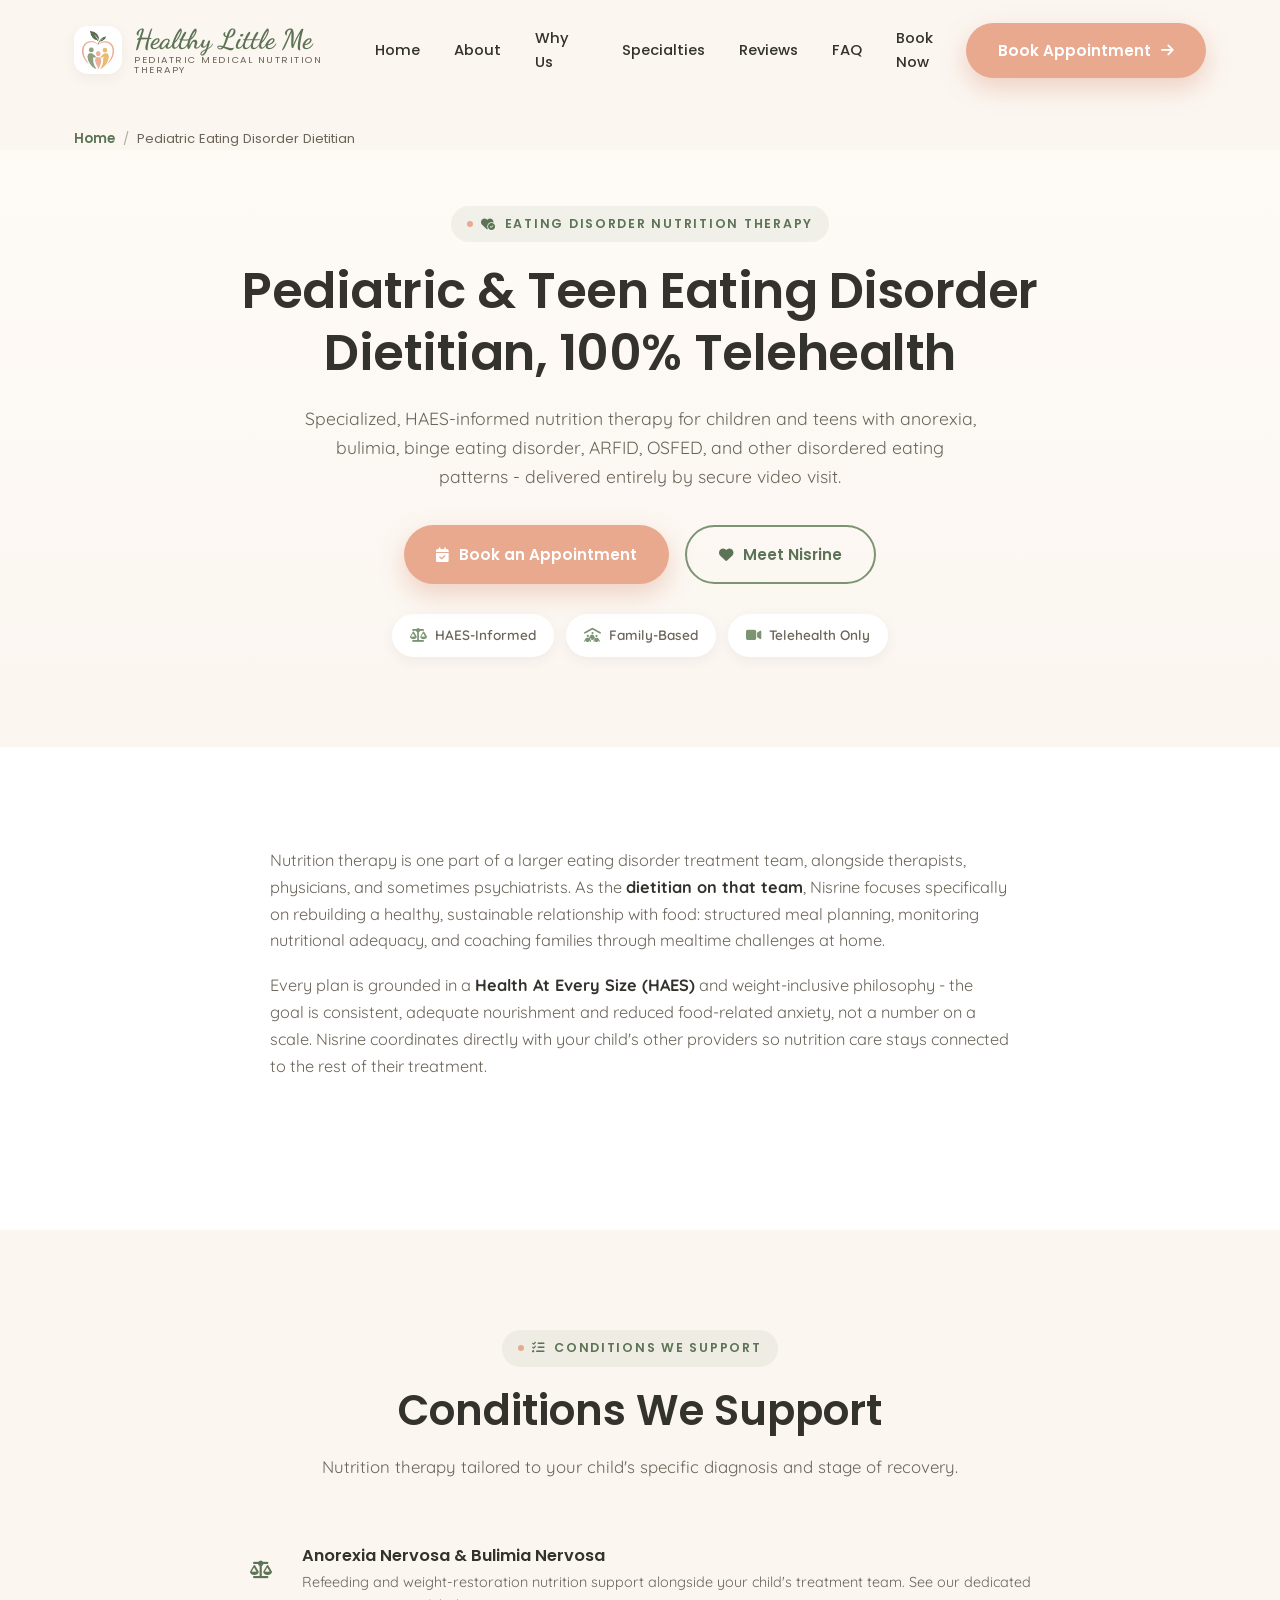
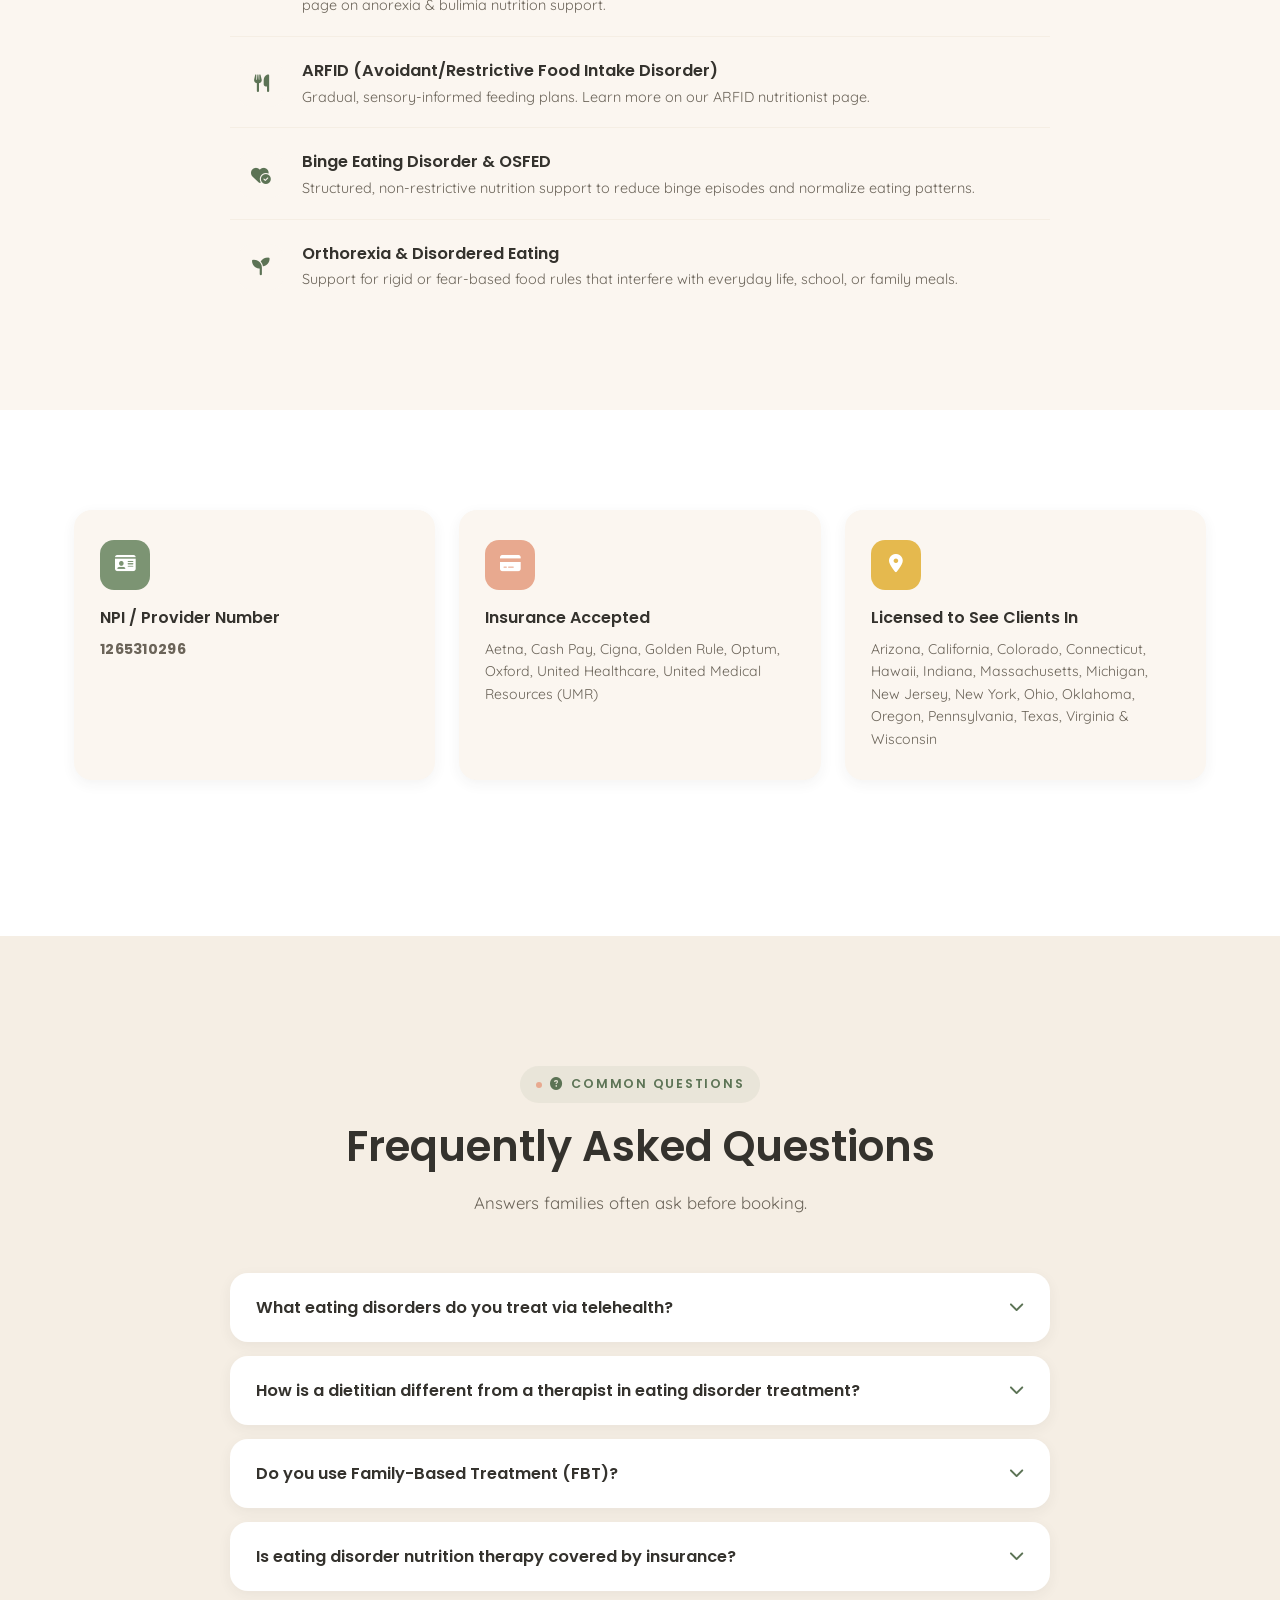
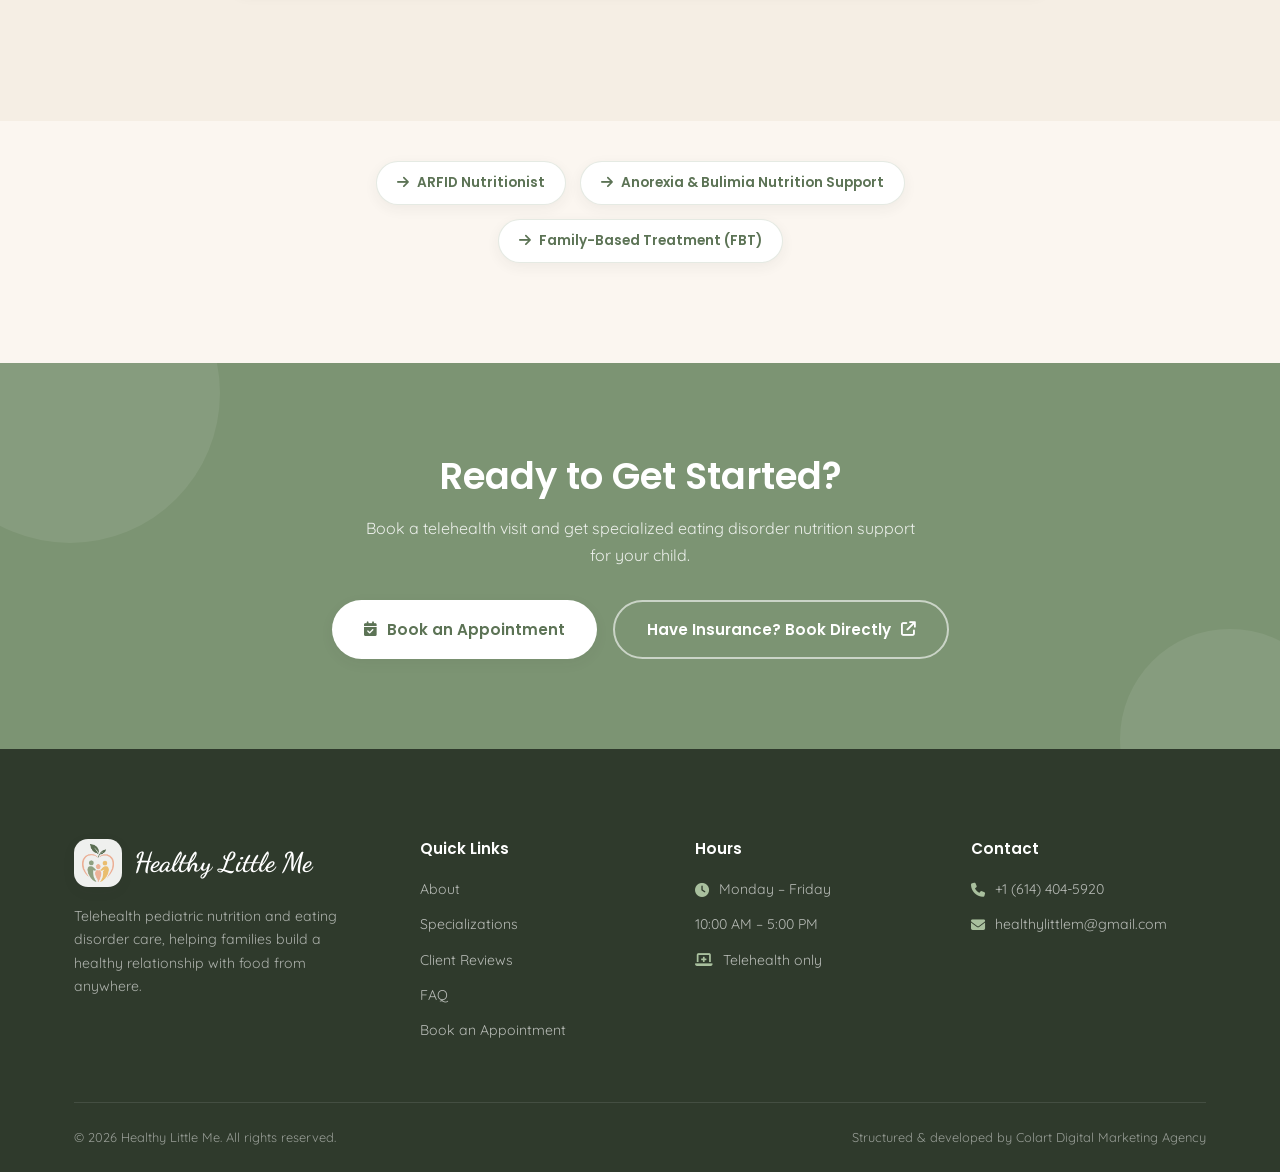
<file: pediatric-eating-disorder-dietitian/index.html>
<!DOCTYPE html>
<html lang="en-US">
<head>
<meta charset="UTF-8">
<meta name="viewport" content="width=device-width, initial-scale=1.0">

<!-- ===== Primary SEO ===== -->
<title>Pediatric Eating Disorder Dietitian | Telehealth — Healthy Little Me</title>
<meta name="description" content="HAES-informed telehealth nutrition therapy for children and teens with anorexia, bulimia, binge eating disorder, ARFID, and OSFED. Led by Nisrine Hamad, RD. Insurance or cash pay.">
<meta name="robots" content="index, follow, max-image-preview:large">
<meta name="author" content="Healthy Little Me">
<meta name="theme-color" content="#7C9473">
<link rel="canonical" href="https://www.healthy-little-me.com/pediatric-eating-disorder-dietitian/">

<!-- ===== Geo / regional targeting: United States only ===== -->
<meta name="geo.region" content="US">
<meta name="geo.placename" content="United States">
<meta name="distribution" content="US">
<meta name="target-country" content="US">
<meta name="language" content="English">

<!-- ===== Open Graph ===== -->
<meta property="og:type" content="website">
<meta property="og:site_name" content="Healthy Little Me">
<meta property="og:locale" content="en_US">
<meta property="og:title" content="Pediatric Eating Disorder Dietitian | Telehealth">
<meta property="og:description" content="Specialized, HAES-informed eating disorder nutrition therapy for children and teens, led by Nisrine Hamad, RD. 100% telehealth.">
<meta property="og:url" content="https://www.healthy-little-me.com/pediatric-eating-disorder-dietitian/">
<meta property="og:image" content="https://www.healthy-little-me.com/images/og-share.jpg">
<meta property="og:image:width" content="1200">
<meta property="og:image:height" content="630">
<meta property="og:image:alt" content="Healthy Little Me — Pediatric Nutrition Telehealth">

<!-- ===== Twitter Card ===== -->
<meta name="twitter:card" content="summary_large_image">
<meta name="twitter:title" content="Pediatric Eating Disorder Dietitian | Telehealth">
<meta name="twitter:description" content="Specialized, HAES-informed eating disorder nutrition therapy for children and teens, led by Nisrine Hamad, RD. 100% telehealth.">
<meta name="twitter:image" content="https://www.healthy-little-me.com/images/og-share.jpg">

<!-- Fonts -->
<link rel="preconnect" href="https://fonts.googleapis.com">
<link rel="preconnect" href="https://fonts.gstatic.com" crossorigin>
<link href="https://fonts.googleapis.com/css2?family=Poppins:wght@500;600;700&family=Quicksand:wght@400;500;600;700&family=Dancing+Script:wght@600;700&display=swap" rel="stylesheet">
<!-- Icons -->
<link rel="stylesheet" href="https://cdnjs.cloudflare.com/ajax/libs/font-awesome/6.5.2/css/all.min.css" integrity="sha512-SnH5WK+bZxgPHs44uWIX+LLJAJ9/2PkPKZ5QiAj6Ta86w+fsb2TkcmfRyVX3pBnMFcV7oQPJkl9QevSCWr3W6A==" crossorigin="anonymous" referrerpolicy="no-referrer">
<link rel="stylesheet" href="/css/style.css">
<link rel="icon" type="image/png" href="/images/favicon.png">
<link rel="apple-touch-icon" href="/images/favicon.png">

<!-- ===== Structured data: business (same entity as homepage) ===== -->
<script type="application/ld+json">
{
  "@context": "https://schema.org",
  "@type": "MedicalBusiness",
  "name": "Healthy Little Me",
  "description": "Telehealth pediatric nutrition and eating disorder care led by Nisrine Hamad, a Registered Dietitian Nutritionist, serving families across the United States.",
  "url": "https://www.healthy-little-me.com/",
  "image": "https://www.healthy-little-me.com/images/og-share.jpg",
  "telephone": "+1-614-404-5920",
  "email": "healthylittlem@gmail.com",
  "priceRange": "$$",
  "medicalSpecialty": "Nutrition",
  "isicV4": "8620",
  "knowsLanguage": "en-US",
  "paymentAccepted": "Cash, Insurance",
  "knowsAbout": [
    "ARFID (Avoidant/Restrictive Food Intake Disorder)",
    "Anorexia Nervosa",
    "Bulimia Nervosa",
    "Binge Eating Disorder",
    "OSFED",
    "Orthorexia",
    "Disordered Eating",
    "Health At Every Size (HAES)",
    "Intuitive Eating",
    "Family-Based Treatment (FBT)",
    "Picky Eating and Selective Eating",
    "Infant and Toddler Feeding Difficulties",
    "PCOS",
    "Prediabetes and Diabetes",
    "Tube Feeding and Refeeding Syndrome",
    "Lactation Counseling",
    "Pediatric Weight-Inclusive Nutrition Counseling"
  ],
  "openingHoursSpecification": {
    "@type": "OpeningHoursSpecification",
    "dayOfWeek": [
      "Monday",
      "Tuesday",
      "Wednesday",
      "Thursday",
      "Friday"
    ],
    "opens": "10:00",
    "closes": "17:00"
  },
  "areaServed": [
    {
      "@type": "State",
      "name": "Arizona"
    },
    {
      "@type": "State",
      "name": "California"
    },
    {
      "@type": "State",
      "name": "Colorado"
    },
    {
      "@type": "State",
      "name": "Connecticut"
    },
    {
      "@type": "State",
      "name": "Hawaii"
    },
    {
      "@type": "State",
      "name": "Indiana"
    },
    {
      "@type": "State",
      "name": "Massachusetts"
    },
    {
      "@type": "State",
      "name": "Michigan"
    },
    {
      "@type": "State",
      "name": "New Jersey"
    },
    {
      "@type": "State",
      "name": "New York"
    },
    {
      "@type": "State",
      "name": "Ohio"
    },
    {
      "@type": "State",
      "name": "Oklahoma"
    },
    {
      "@type": "State",
      "name": "Oregon"
    },
    {
      "@type": "State",
      "name": "Pennsylvania"
    },
    {
      "@type": "State",
      "name": "Texas"
    },
    {
      "@type": "State",
      "name": "Virginia"
    },
    {
      "@type": "State",
      "name": "Wisconsin"
    }
  ],
  "employee": {
    "@type": "Person",
    "name": "Nisrine Hamad",
    "jobTitle": "Registered Dietitian Nutritionist (RD)",
    "alumniOf": [
      {
        "@type": "CollegeOrUniversity",
        "name": "The Ohio State University"
      }
    ]
  }
}
</script>

<!-- ===== Structured data: this page's service ===== -->
<script type="application/ld+json">
{
  "@context": "https://schema.org",
  "@type": "Service",
  "name": "Pediatric & Adolescent Eating Disorder Nutrition Therapy",
  "serviceType": "Pediatric & Adolescent Eating Disorder Nutrition Therapy",
  "description": "HAES-informed telehealth nutrition therapy for children and teens with anorexia, bulimia, binge eating disorder, ARFID, OSFED, and other disordered eating patterns.",
  "url": "https://www.healthy-little-me.com/pediatric-eating-disorder-dietitian/",
  "provider": {
    "@type": "MedicalBusiness",
    "name": "Healthy Little Me",
    "url": "https://www.healthy-little-me.com/"
  },
  "areaServed": [
    {
      "@type": "State",
      "name": "Arizona"
    },
    {
      "@type": "State",
      "name": "California"
    },
    {
      "@type": "State",
      "name": "Colorado"
    },
    {
      "@type": "State",
      "name": "Connecticut"
    },
    {
      "@type": "State",
      "name": "Hawaii"
    },
    {
      "@type": "State",
      "name": "Indiana"
    },
    {
      "@type": "State",
      "name": "Massachusetts"
    },
    {
      "@type": "State",
      "name": "Michigan"
    },
    {
      "@type": "State",
      "name": "New Jersey"
    },
    {
      "@type": "State",
      "name": "New York"
    },
    {
      "@type": "State",
      "name": "Ohio"
    },
    {
      "@type": "State",
      "name": "Oklahoma"
    },
    {
      "@type": "State",
      "name": "Oregon"
    },
    {
      "@type": "State",
      "name": "Pennsylvania"
    },
    {
      "@type": "State",
      "name": "Texas"
    },
    {
      "@type": "State",
      "name": "Virginia"
    },
    {
      "@type": "State",
      "name": "Wisconsin"
    }
  ],
  "audience": {
    "@type": "PeopleAudience",
    "suggestedMinAge": 0,
    "suggestedMaxAge": 18
  }
}
</script>

<!-- ===== Structured data: FAQ (matches on-page FAQ section) ===== -->
<script type="application/ld+json">
{
  "@context": "https://schema.org",
  "@type": "FAQPage",
  "mainEntity": [
    {
      "@type": "Question",
      "name": "What eating disorders do you treat via telehealth?",
      "acceptedAnswer": {
        "@type": "Answer",
        "text": "Healthy Little Me provides telehealth nutrition support for pediatric and adolescent Anorexia Nervosa, Bulimia Nervosa, Binge Eating Disorder, OSFED, ARFID, orthorexia, and general disordered eating, using an evidence-based, HAES-informed approach tailored to each child."
      }
    },
    {
      "@type": "Question",
      "name": "How is a dietitian different from a therapist in eating disorder treatment?",
      "acceptedAnswer": {
        "@type": "Answer",
        "text": "A therapist addresses the psychological and emotional side of an eating disorder; a dietitian focuses on nutritional rehabilitation, meal structure, and the physical process of restoring a healthy relationship with food. Most families benefit from both working together as a team."
      }
    },
    {
      "@type": "Question",
      "name": "Do you use Family-Based Treatment (FBT)?",
      "acceptedAnswer": {
        "@type": "Answer",
        "text": "Many of our plans draw on Family-Based Treatment principles, which involve parents directly in their child's nutritional recovery. Visit our FBT page to learn more about how that works."
      }
    },
    {
      "@type": "Question",
      "name": "Is eating disorder nutrition therapy covered by insurance?",
      "acceptedAnswer": {
        "@type": "Answer",
        "text": "Yes, in most cases. We accept Aetna, Cigna, UnitedHealthcare, Optum, Oxford, Golden Rule, and UMR through Fay Nutrition, with cash-pay options also available."
      }
    }
  ]
}
</script>
</head>
<body>
<!-- ========== HEADER ========== -->
<header class="site-header">
  <div class="container">
    <a href="/" class="brand">
      <span class="brand-mark">
        <img src="/images/logo-icon.png" alt="Healthy Little Me logo">
      </span>
      <span class="brand-text">
        <span class="name">Healthy Little Me</span>
        <span class="tag">Pediatric Medical Nutrition Therapy</span>
      </span>
    </a>
    <nav class="nav-links">
      <a href="/">Home</a>
      <a href="/#about">About</a>
      <a href="/#why">Why Us</a>
      <a href="/#specialties">Specialties</a>
      <a href="/#testimonials">Reviews</a>
      <a href="/#faq">FAQ</a>
      <a href="/#booking">Book Now</a>
    </nav>
    <div class="header-actions">
      <a href="/#booking" class="btn btn-primary">Book Appointment <i class="fa-solid fa-arrow-right"></i></a>
      <button class="nav-toggle" aria-label="Toggle navigation menu">
        <span></span><span></span><span></span>
      </button>
    </div>
  </div>
</header>
<div class="breadcrumb">
  <div class="container">
    <a href="/">Home</a><span class="sep">/</span><span>Pediatric Eating Disorder Dietitian</span>
  </div>
</div>
<!-- ========== PAGE HERO ========== -->
<section class="page-hero">
  <div class="container">
    <span class="eyebrow"><i class="fa-solid fa-heart-circle-check"></i> Eating Disorder Nutrition Therapy</span>
    <h1>Pediatric &amp; Teen Eating Disorder Dietitian, 100% Telehealth</h1>
    <p class="lead">Specialized, HAES-informed nutrition therapy for children and teens with anorexia, bulimia, binge eating disorder, ARFID, OSFED, and other disordered eating patterns - delivered entirely by secure video visit.</p>
    <div class="hero-ctas">
      <a href="/#booking" class="btn btn-primary"><i class="fa-solid fa-calendar-check"></i> Book an Appointment</a>
      <a href="/#about" class="btn btn-outline"><i class="fa-solid fa-heart"></i> Meet Nisrine</a>
    </div>
    <div class="hero-badges">
      <span class="hero-badge"><i class="fa-solid fa-scale-balanced"></i> HAES-Informed</span>
      <span class="hero-badge"><i class="fa-solid fa-people-roof"></i> Family-Based</span>
      <span class="hero-badge"><i class="fa-solid fa-video"></i> Telehealth Only</span>
    </div>
  </div>
</section>
<section class="content-section bg-white">
  <div class="container">
    <div class="content-prose reveal">
      <p>Nutrition therapy is one part of a larger eating disorder treatment team, alongside therapists, physicians, and sometimes psychiatrists. As the <strong>dietitian on that team</strong>, Nisrine focuses specifically on rebuilding a healthy, sustainable relationship with food: structured meal planning, monitoring nutritional adequacy, and coaching families through mealtime challenges at home.</p>
      <p>Every plan is grounded in a <strong>Health At Every Size (HAES)</strong> and weight-inclusive philosophy - the goal is consistent, adequate nourishment and reduced food-related anxiety, not a number on a scale. Nisrine coordinates directly with your child's other providers so nutrition care stays connected to the rest of their treatment.</p>
    </div>
  </div>
</section>
<section class="content-section bg-cream">
  <div class="container">
    <div class="section-head reveal">
      <span class="eyebrow"><i class="fa-solid fa-list-check"></i> Conditions We Support</span>
      <h2>Conditions We Support</h2>
      <p>Nutrition therapy tailored to your child's specific diagnosis and stage of recovery.</p>
    </div>
    <div class="why-list stagger" style="max-width:820px;margin:0 auto;">
      <div class="why-item reveal">
        <span class="icon"><i class="fa-solid fa-scale-balanced"></i></span>
        <div><h4>Anorexia Nervosa &amp; Bulimia Nervosa</h4><p>Refeeding and weight-restoration nutrition support alongside your child's treatment team. See our <a href="/anorexia-eating-disorder-nutrition/">dedicated page</a> on anorexia &amp; bulimia nutrition support.</p></div>
      </div>
      <div class="why-item reveal">
        <span class="icon"><i class="fa-solid fa-utensils"></i></span>
        <div><h4>ARFID (Avoidant/Restrictive Food Intake Disorder)</h4><p>Gradual, sensory-informed feeding plans. Learn more on our <a href="/arfid-nutritionist/">ARFID nutritionist page</a>.</p></div>
      </div>
      <div class="why-item reveal">
        <span class="icon"><i class="fa-solid fa-heart-circle-check"></i></span>
        <div><h4>Binge Eating Disorder &amp; OSFED</h4><p>Structured, non-restrictive nutrition support to reduce binge episodes and normalize eating patterns.</p></div>
      </div>
      <div class="why-item reveal">
        <span class="icon"><i class="fa-solid fa-seedling"></i></span>
        <div><h4>Orthorexia &amp; Disordered Eating</h4><p>Support for rigid or fear-based food rules that interfere with everyday life, school, or family meals.</p></div>
      </div>
    </div>
  </div>
</section>
<section class="content-section bg-white">
  <div class="container">
    <div class="coverage-panel stagger">
      <div class="coverage-card reveal">
        <div class="coverage-icon"><i class="fa-solid fa-id-card"></i></div>
        <h4>NPI / Provider Number</h4>
        <p class="coverage-value">1265310296</p>
      </div>
      <div class="coverage-card reveal">
        <div class="coverage-icon"><i class="fa-solid fa-credit-card"></i></div>
        <h4>Insurance Accepted</h4>
        <p>Aetna, Cash Pay, Cigna, Golden Rule, Optum, Oxford, United Healthcare, United Medical Resources (UMR)</p>
      </div>
      <div class="coverage-card reveal">
        <div class="coverage-icon"><i class="fa-solid fa-location-dot"></i></div>
        <h4>Licensed to See Clients In</h4>
        <p>Arizona, California, Colorado, Connecticut, Hawaii, Indiana, Massachusetts, Michigan, New Jersey, New York, Ohio, Oklahoma, Oregon, Pennsylvania, Texas, Virginia &amp; Wisconsin</p>
      </div>
    </div>
  </div>
</section>
<section class="faq">
  <div class="container">
    <div class="section-head reveal">
      <span class="eyebrow"><i class="fa-solid fa-circle-question"></i> Common Questions</span>
      <h2>Frequently Asked Questions</h2>
      <p>Answers families often ask before booking.</p>
    </div>
    <div class="faq-list reveal">
      <div class="faq-item">
        <button class="faq-question" aria-expanded="false">
          <span>What eating disorders do you treat via telehealth?</span>
          <i class="fa-solid fa-chevron-down faq-icon"></i>
        </button>
        <div class="faq-answer">
          <p>Healthy Little Me provides telehealth nutrition support for pediatric and adolescent Anorexia Nervosa, Bulimia Nervosa, Binge Eating Disorder, OSFED, ARFID, orthorexia, and general disordered eating, using an evidence-based, HAES-informed approach tailored to each child.</p>
        </div>
      </div>
      <div class="faq-item">
        <button class="faq-question" aria-expanded="false">
          <span>How is a dietitian different from a therapist in eating disorder treatment?</span>
          <i class="fa-solid fa-chevron-down faq-icon"></i>
        </button>
        <div class="faq-answer">
          <p>A therapist addresses the psychological and emotional side of an eating disorder; a dietitian focuses on nutritional rehabilitation, meal structure, and the physical process of restoring a healthy relationship with food. Most families benefit from both working together as a team.</p>
        </div>
      </div>
      <div class="faq-item">
        <button class="faq-question" aria-expanded="false">
          <span>Do you use Family-Based Treatment (FBT)?</span>
          <i class="fa-solid fa-chevron-down faq-icon"></i>
        </button>
        <div class="faq-answer">
          <p>Many of our plans draw on Family-Based Treatment principles, which involve parents directly in their child's nutritional recovery. Visit our <a href="/family-based-treatment-fbt/">FBT page</a> to learn more about how that works.</p>
        </div>
      </div>
      <div class="faq-item">
        <button class="faq-question" aria-expanded="false">
          <span>Is eating disorder nutrition therapy covered by insurance?</span>
          <i class="fa-solid fa-chevron-down faq-icon"></i>
        </button>
        <div class="faq-answer">
          <p>Yes, in most cases. We accept Aetna, Cigna, UnitedHealthcare, Optum, Oxford, Golden Rule, and UMR through Fay Nutrition, with cash-pay options also available.</p>
        </div>
      </div>
    </div>
  </div>
</section>
<section class="content-section bg-cream" style="padding-top:0;">
  <div class="container">
    <div class="related-links">
      <a href="/arfid-nutritionist/"><i class="fa-solid fa-arrow-right"></i> ARFID Nutritionist</a>
      <a href="/anorexia-eating-disorder-nutrition/"><i class="fa-solid fa-arrow-right"></i> Anorexia &amp; Bulimia Nutrition Support</a>
      <a href="/family-based-treatment-fbt/"><i class="fa-solid fa-arrow-right"></i> Family-Based Treatment (FBT)</a>
    </div>

  </div>
</section>
<!-- ========== CTA BAND ========== -->
<section class="cta-band">
  <div class="container">
    <h2>Ready to Get Started?</h2>
    <p>Book a telehealth visit and get specialized eating disorder nutrition support for your child.</p>
    <div class="hero-ctas">
      <a href="/#booking" class="btn btn-light"><i class="fa-solid fa-calendar-check"></i> Book an Appointment</a>
      <a href="https://www.faynutrition.com/dietitians/nisrine-hamad" target="_blank" rel="noopener" class="btn btn-outline" style="border-color:rgba(255,255,255,0.6);color:#fff;">Have Insurance? Book Directly <i class="fa-solid fa-arrow-up-right-from-square"></i></a>
    </div>
  </div>
</section>
<!-- ========== FOOTER ========== -->
<footer class="site-footer">
  <div class="container">
    <div class="footer-grid">
      <div class="footer-brand">
        <a href="/" class="brand">
          <span class="brand-mark">
            <img src="/images/logo-icon.png" alt="Healthy Little Me logo">
          </span>
          <span class="brand-text"><span class="name">Healthy Little Me</span></span>
        </a>
        <p>Telehealth pediatric nutrition and eating disorder care, helping families build a healthy relationship with food from anywhere.</p>
      </div>
      <div class="footer-col">
        <h4>Quick Links</h4>
        <ul>
          <li><a href="/#about">About</a></li>
          <li><a href="/#specialties">Specializations</a></li>
          <li><a href="/#testimonials">Client Reviews</a></li>
          <li><a href="/#faq">FAQ</a></li>
          <li><a href="/#booking">Book an Appointment</a></li>
        </ul>
      </div>
      <div class="footer-col">
        <h4>Hours</h4>
        <ul>
          <li class="contact-line"><i class="fa-solid fa-clock"></i> Monday &ndash; Friday</li>
          <li>10:00 AM &ndash; 5:00 PM</li>
          <li class="contact-line"><i class="fa-solid fa-laptop-medical"></i> Telehealth only</li>
        </ul>
      </div>
      <div class="footer-col">
        <h4>Contact</h4>
        <ul>
          <li class="contact-line"><i class="fa-solid fa-phone"></i> <a href="tel:+16144045920">+1 (614) 404-5920</a></li>
          <li class="contact-line"><i class="fa-solid fa-envelope"></i> <a href="mailto:healthylittlem@gmail.com">healthylittlem@gmail.com</a></li>
        </ul>
      </div>
    </div>
    <div class="footer-bottom">
      <span>&copy; <span id="year"></span> Healthy Little Me. All rights reserved.</span>
      <span>Structured &amp; developed by <a href="https://www.colartdigitalmarketingagency.com" target="_blank" rel="noopener">Colart Digital Marketing Agency</a></span>
    </div>
  </div>
</footer>
<button class="back-to-top" aria-label="Back to top"><i class="fa-solid fa-arrow-up"></i></button>

<script src="/js/main.js"></script>
</body>
</html>
</file>
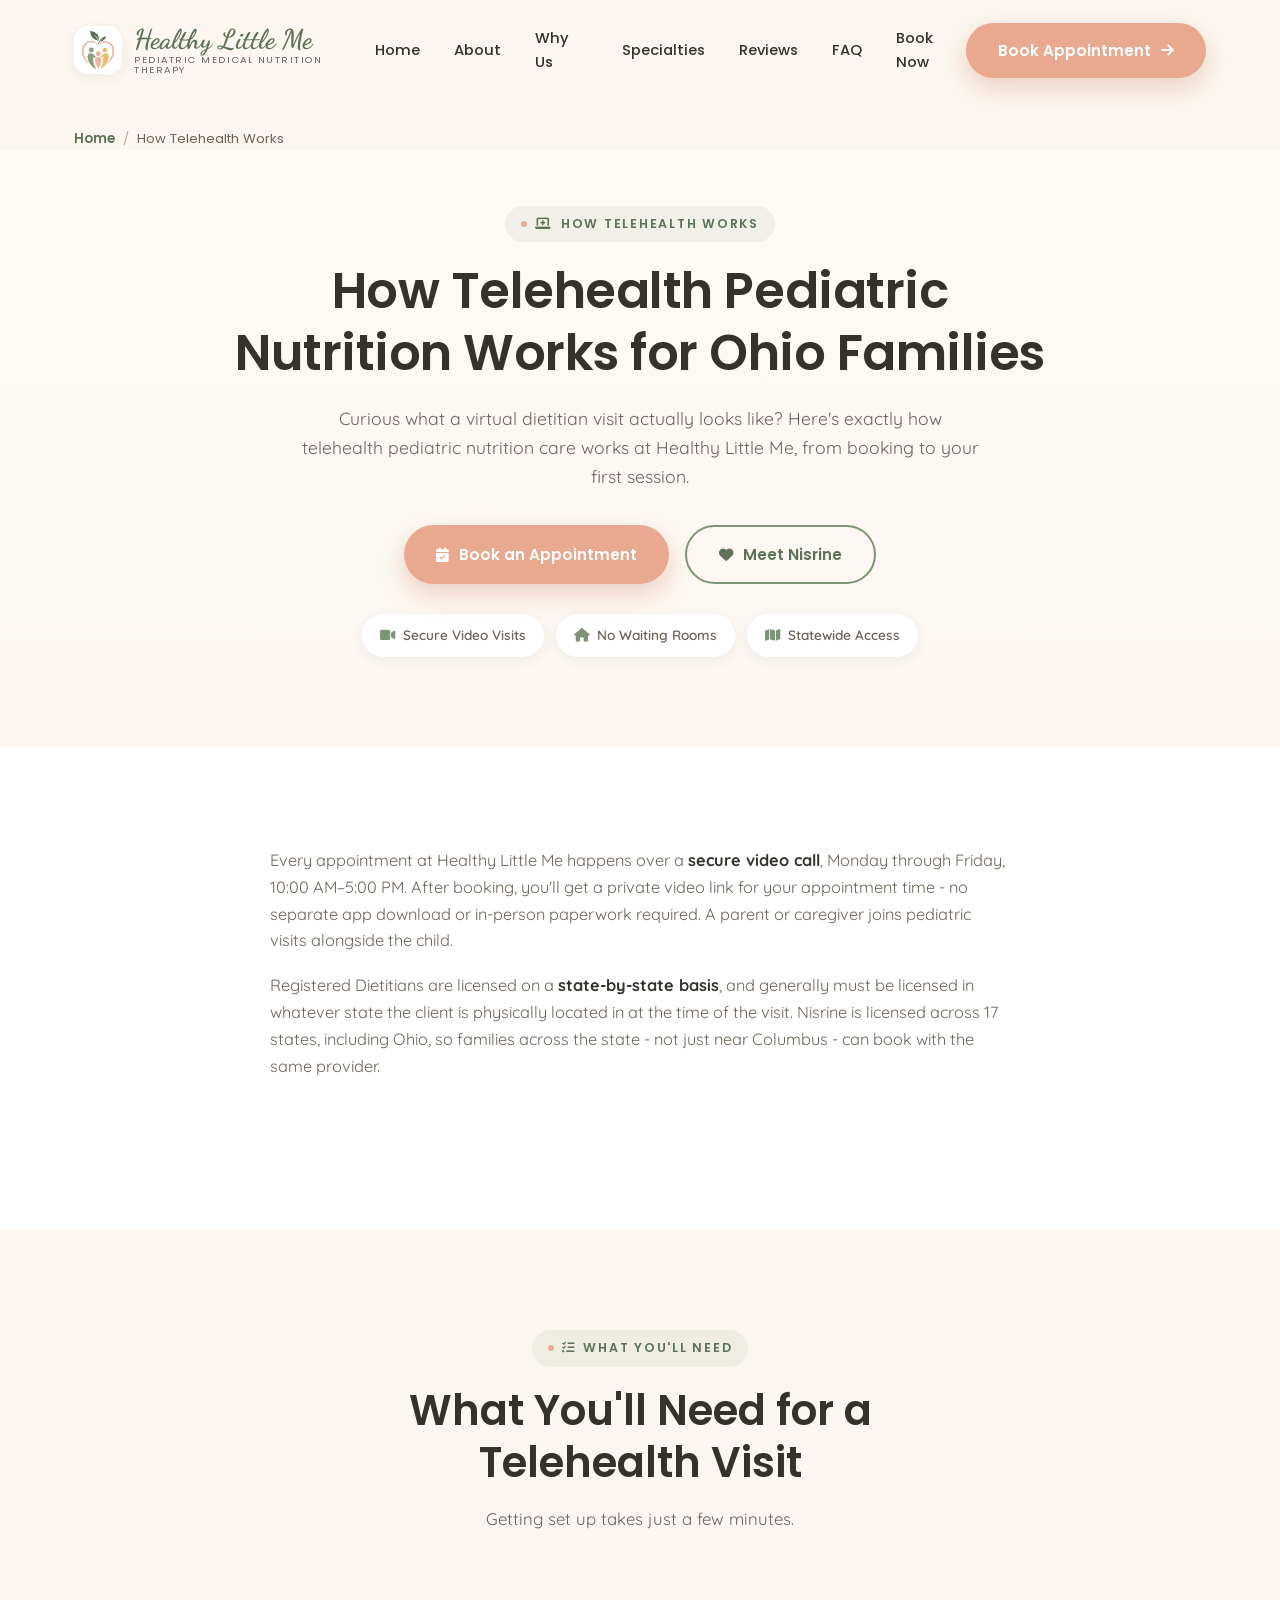
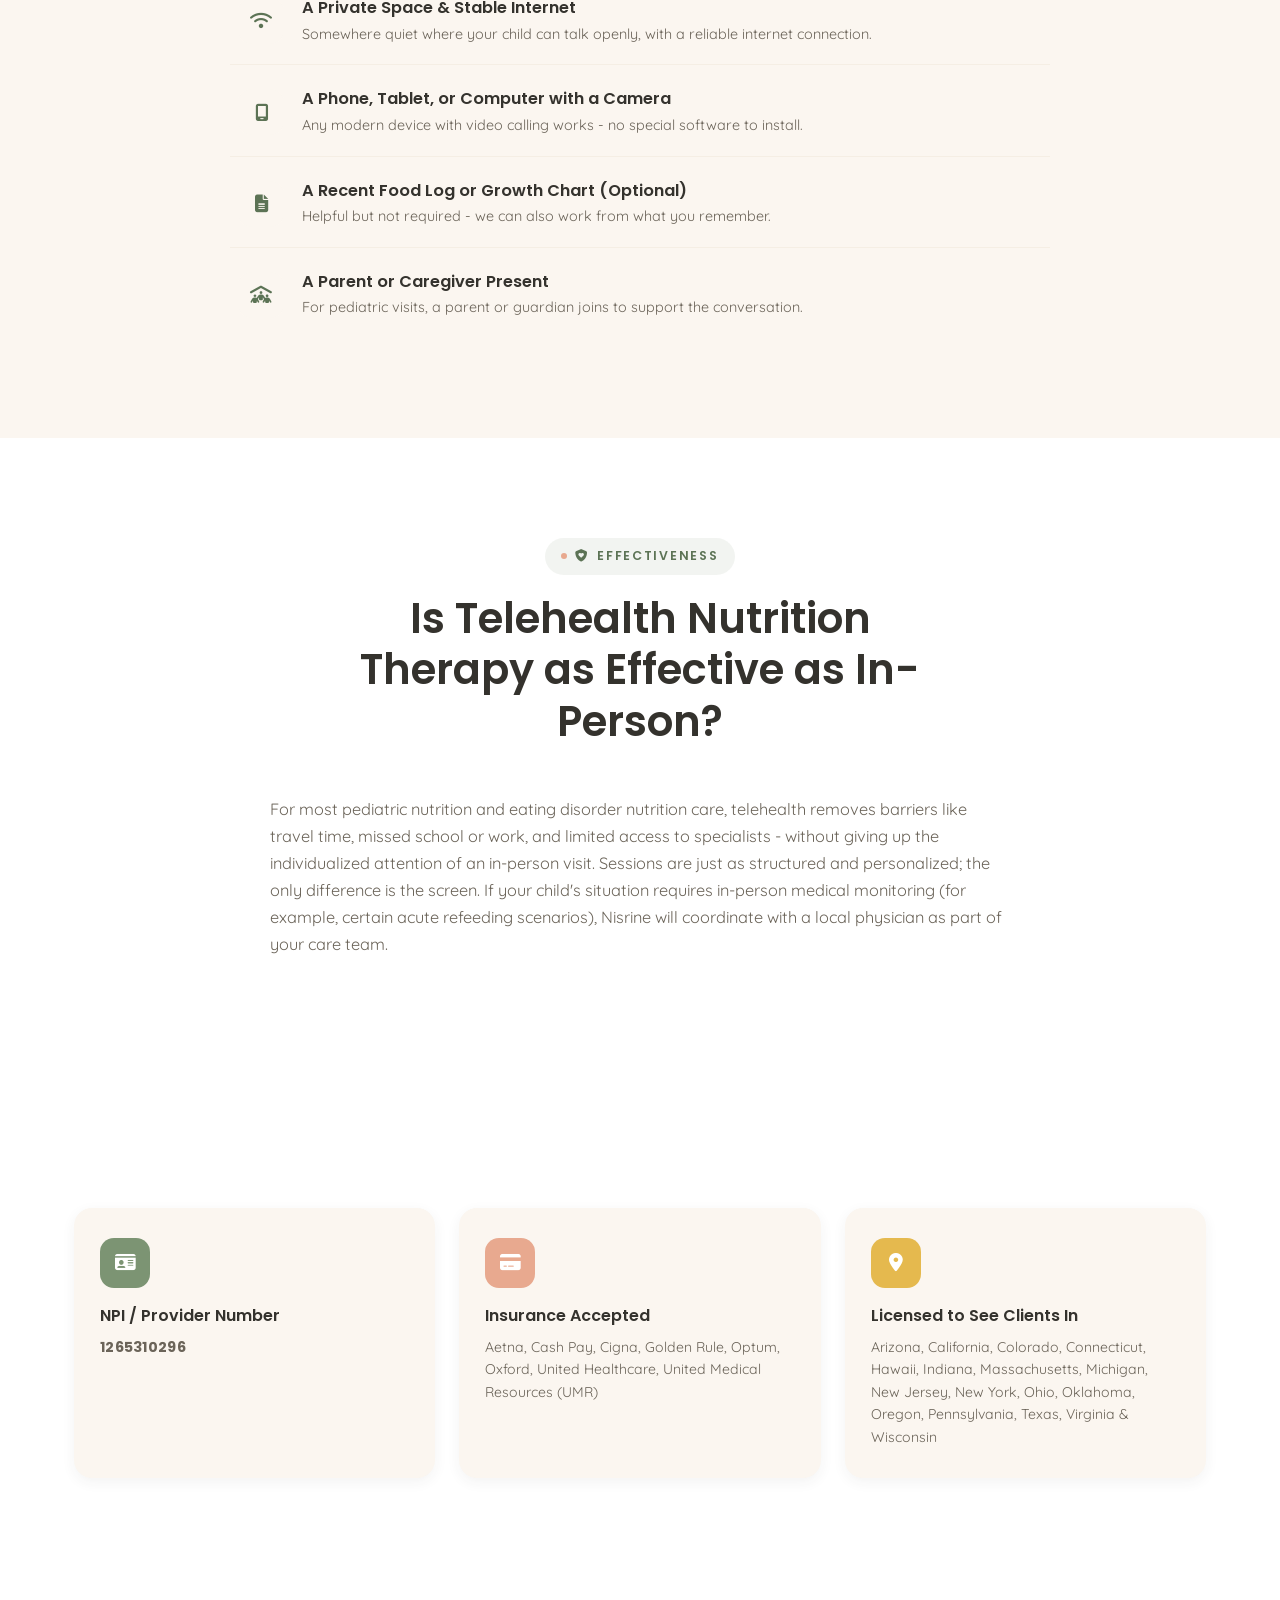
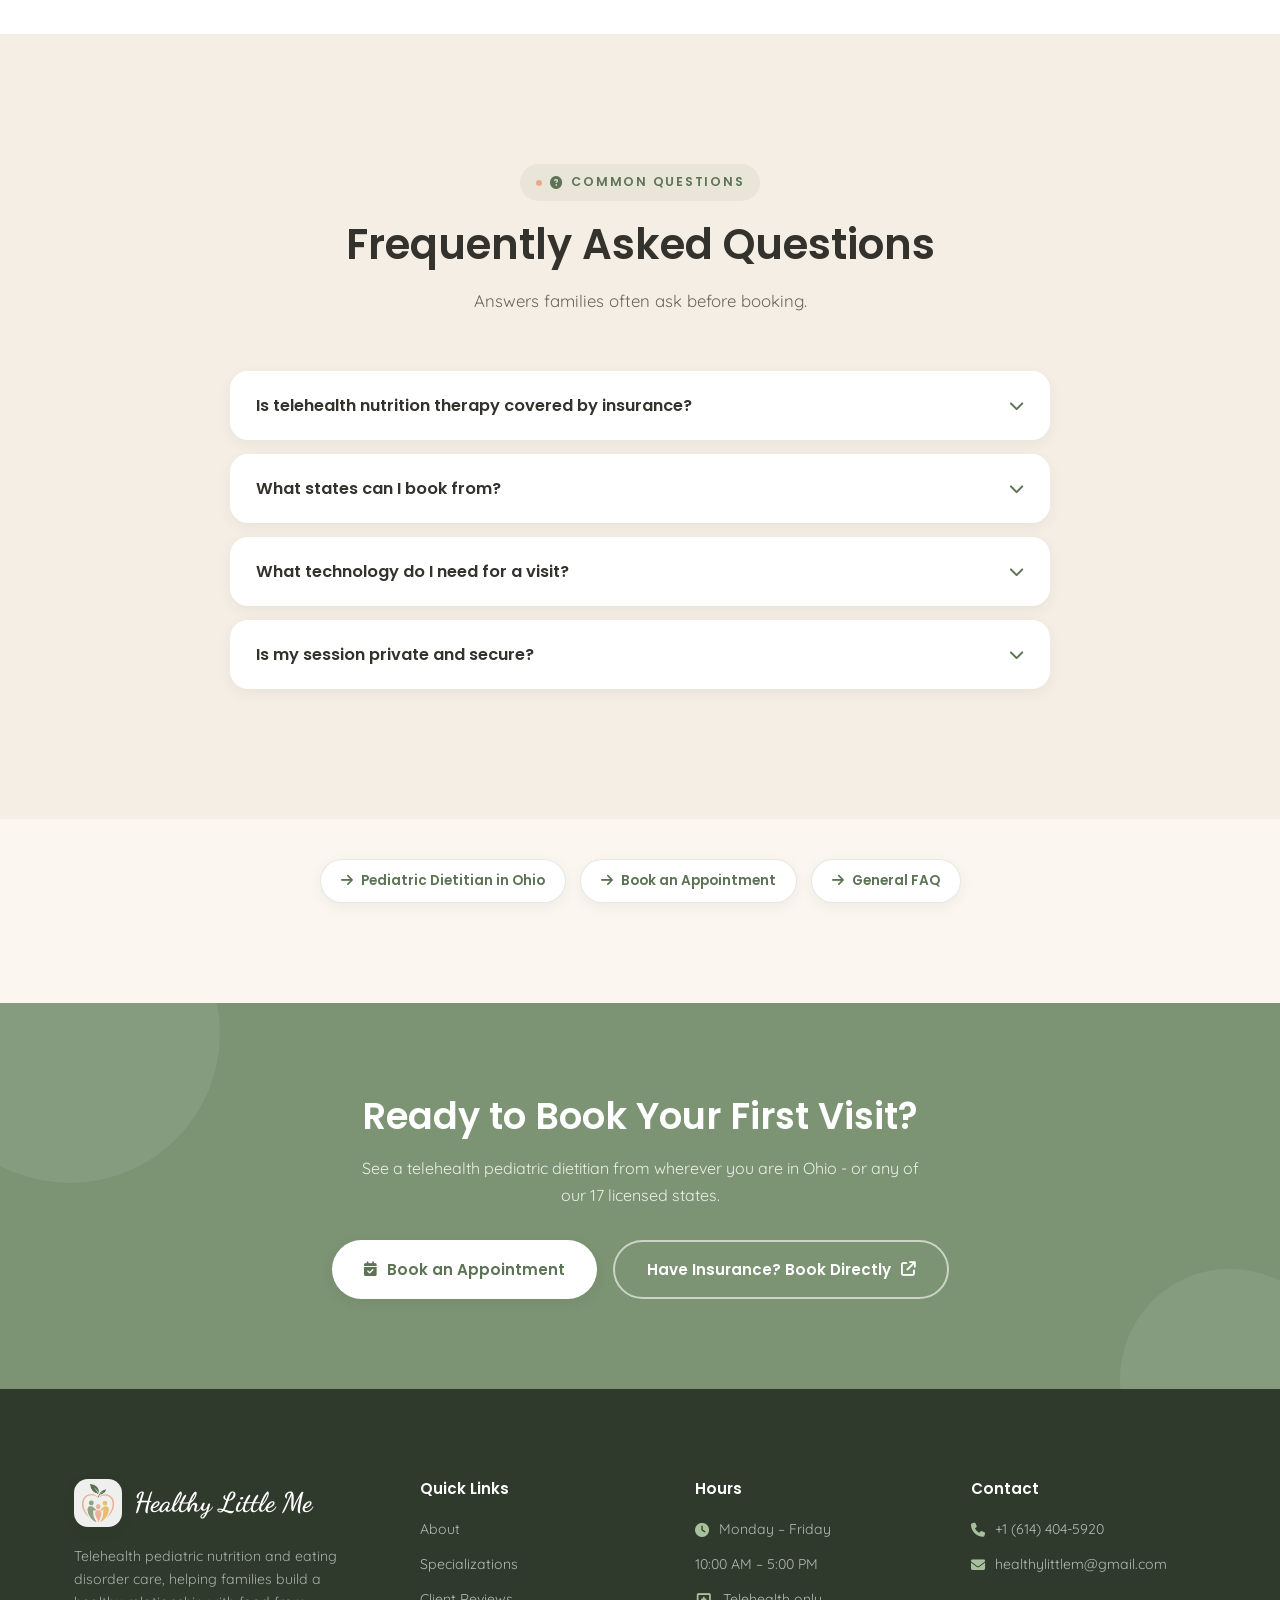
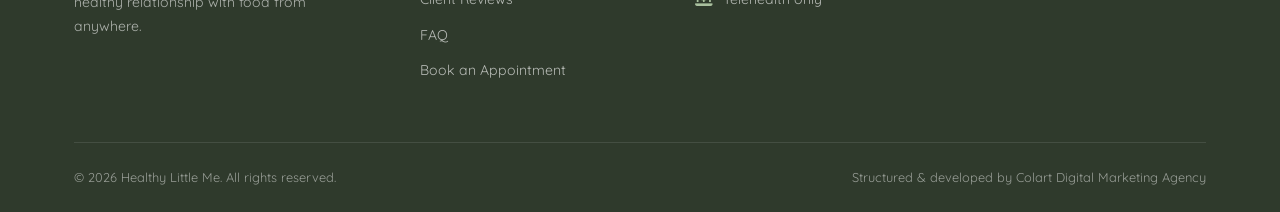
<file: telehealth-nutrition-ohio/index.html>
<!DOCTYPE html>
<html lang="en-US">
<head>
<meta charset="UTF-8">
<meta name="viewport" content="width=device-width, initial-scale=1.0">

<!-- ===== Primary SEO ===== -->
<title>Telehealth Pediatric Nutrition in Ohio | How Virtual Visits Work — Healthy Little Me</title>
<meta name="description" content="Curious what a virtual dietitian visit looks like? Here's exactly how telehealth pediatric nutrition care works at Healthy Little Me, from booking to your first session, for Ohio families and beyond.">
<meta name="robots" content="index, follow, max-image-preview:large">
<meta name="author" content="Healthy Little Me">
<meta name="theme-color" content="#7C9473">
<link rel="canonical" href="https://www.healthy-little-me.com/telehealth-nutrition-ohio/">

<!-- ===== Geo / regional targeting: United States only ===== -->
<meta name="geo.region" content="US">
<meta name="geo.placename" content="United States">
<meta name="distribution" content="US">
<meta name="target-country" content="US">
<meta name="language" content="English">

<!-- ===== Open Graph ===== -->
<meta property="og:type" content="website">
<meta property="og:site_name" content="Healthy Little Me">
<meta property="og:locale" content="en_US">
<meta property="og:title" content="How Telehealth Pediatric Nutrition Works">
<meta property="og:description" content="What to expect from a telehealth pediatric nutrition visit at Healthy Little Me, led by Nisrine Hamad, RD.">
<meta property="og:url" content="https://www.healthy-little-me.com/telehealth-nutrition-ohio/">
<meta property="og:image" content="https://www.healthy-little-me.com/images/og-share.jpg">
<meta property="og:image:width" content="1200">
<meta property="og:image:height" content="630">
<meta property="og:image:alt" content="Healthy Little Me — Pediatric Nutrition Telehealth">

<!-- ===== Twitter Card ===== -->
<meta name="twitter:card" content="summary_large_image">
<meta name="twitter:title" content="How Telehealth Pediatric Nutrition Works">
<meta name="twitter:description" content="What to expect from a telehealth pediatric nutrition visit at Healthy Little Me, led by Nisrine Hamad, RD.">
<meta name="twitter:image" content="https://www.healthy-little-me.com/images/og-share.jpg">

<!-- Fonts -->
<link rel="preconnect" href="https://fonts.googleapis.com">
<link rel="preconnect" href="https://fonts.gstatic.com" crossorigin>
<link href="https://fonts.googleapis.com/css2?family=Poppins:wght@500;600;700&family=Quicksand:wght@400;500;600;700&family=Dancing+Script:wght@600;700&display=swap" rel="stylesheet">
<!-- Icons -->
<link rel="stylesheet" href="https://cdnjs.cloudflare.com/ajax/libs/font-awesome/6.5.2/css/all.min.css" integrity="sha512-SnH5WK+bZxgPHs44uWIX+LLJAJ9/2PkPKZ5QiAj6Ta86w+fsb2TkcmfRyVX3pBnMFcV7oQPJkl9QevSCWr3W6A==" crossorigin="anonymous" referrerpolicy="no-referrer">
<link rel="stylesheet" href="/css/style.css">
<link rel="icon" type="image/png" href="/images/favicon.png">
<link rel="apple-touch-icon" href="/images/favicon.png">

<!-- ===== Structured data: business (same entity as homepage) ===== -->
<script type="application/ld+json">
{
  "@context": "https://schema.org",
  "@type": "MedicalBusiness",
  "name": "Healthy Little Me",
  "description": "Telehealth pediatric nutrition and eating disorder care led by Nisrine Hamad, a Registered Dietitian Nutritionist, serving families across the United States.",
  "url": "https://www.healthy-little-me.com/",
  "image": "https://www.healthy-little-me.com/images/og-share.jpg",
  "telephone": "+1-614-404-5920",
  "email": "healthylittlem@gmail.com",
  "priceRange": "$$",
  "medicalSpecialty": "Nutrition",
  "isicV4": "8620",
  "knowsLanguage": "en-US",
  "paymentAccepted": "Cash, Insurance",
  "knowsAbout": [
    "ARFID (Avoidant/Restrictive Food Intake Disorder)",
    "Anorexia Nervosa",
    "Bulimia Nervosa",
    "Binge Eating Disorder",
    "OSFED",
    "Orthorexia",
    "Disordered Eating",
    "Health At Every Size (HAES)",
    "Intuitive Eating",
    "Family-Based Treatment (FBT)",
    "Picky Eating and Selective Eating",
    "Infant and Toddler Feeding Difficulties",
    "PCOS",
    "Prediabetes and Diabetes",
    "Tube Feeding and Refeeding Syndrome",
    "Lactation Counseling",
    "Pediatric Weight-Inclusive Nutrition Counseling"
  ],
  "openingHoursSpecification": {
    "@type": "OpeningHoursSpecification",
    "dayOfWeek": [
      "Monday",
      "Tuesday",
      "Wednesday",
      "Thursday",
      "Friday"
    ],
    "opens": "10:00",
    "closes": "17:00"
  },
  "areaServed": [
    {
      "@type": "State",
      "name": "Arizona"
    },
    {
      "@type": "State",
      "name": "California"
    },
    {
      "@type": "State",
      "name": "Colorado"
    },
    {
      "@type": "State",
      "name": "Connecticut"
    },
    {
      "@type": "State",
      "name": "Hawaii"
    },
    {
      "@type": "State",
      "name": "Indiana"
    },
    {
      "@type": "State",
      "name": "Massachusetts"
    },
    {
      "@type": "State",
      "name": "Michigan"
    },
    {
      "@type": "State",
      "name": "New Jersey"
    },
    {
      "@type": "State",
      "name": "New York"
    },
    {
      "@type": "State",
      "name": "Ohio"
    },
    {
      "@type": "State",
      "name": "Oklahoma"
    },
    {
      "@type": "State",
      "name": "Oregon"
    },
    {
      "@type": "State",
      "name": "Pennsylvania"
    },
    {
      "@type": "State",
      "name": "Texas"
    },
    {
      "@type": "State",
      "name": "Virginia"
    },
    {
      "@type": "State",
      "name": "Wisconsin"
    }
  ],
  "employee": {
    "@type": "Person",
    "name": "Nisrine Hamad",
    "jobTitle": "Registered Dietitian Nutritionist (RD)",
    "alumniOf": [
      {
        "@type": "CollegeOrUniversity",
        "name": "The Ohio State University"
      }
    ]
  }
}
</script>

<!-- ===== Structured data: this page's service ===== -->
<script type="application/ld+json">
{
  "@context": "https://schema.org",
  "@type": "Service",
  "name": "Telehealth Pediatric Nutrition Counseling",
  "serviceType": "Telehealth Pediatric Nutrition Counseling",
  "description": "Secure video-based pediatric nutrition counseling, explaining what families need and what to expect from a virtual visit.",
  "url": "https://www.healthy-little-me.com/telehealth-nutrition-ohio/",
  "provider": {
    "@type": "MedicalBusiness",
    "name": "Healthy Little Me",
    "url": "https://www.healthy-little-me.com/"
  },
  "areaServed": [
    {
      "@type": "State",
      "name": "Arizona"
    },
    {
      "@type": "State",
      "name": "California"
    },
    {
      "@type": "State",
      "name": "Colorado"
    },
    {
      "@type": "State",
      "name": "Connecticut"
    },
    {
      "@type": "State",
      "name": "Hawaii"
    },
    {
      "@type": "State",
      "name": "Indiana"
    },
    {
      "@type": "State",
      "name": "Massachusetts"
    },
    {
      "@type": "State",
      "name": "Michigan"
    },
    {
      "@type": "State",
      "name": "New Jersey"
    },
    {
      "@type": "State",
      "name": "New York"
    },
    {
      "@type": "State",
      "name": "Ohio"
    },
    {
      "@type": "State",
      "name": "Oklahoma"
    },
    {
      "@type": "State",
      "name": "Oregon"
    },
    {
      "@type": "State",
      "name": "Pennsylvania"
    },
    {
      "@type": "State",
      "name": "Texas"
    },
    {
      "@type": "State",
      "name": "Virginia"
    },
    {
      "@type": "State",
      "name": "Wisconsin"
    }
  ],
  "audience": {
    "@type": "PeopleAudience",
    "suggestedMinAge": 0,
    "suggestedMaxAge": 18
  }
}
</script>

<!-- ===== Structured data: FAQ (matches on-page FAQ section) ===== -->
<script type="application/ld+json">
{
  "@context": "https://schema.org",
  "@type": "FAQPage",
  "mainEntity": [
    {
      "@type": "Question",
      "name": "Is telehealth nutrition therapy covered by insurance?",
      "acceptedAnswer": {
        "@type": "Answer",
        "text": "In most cases, yes. We accept Aetna, Cigna, UnitedHealthcare, Optum, Oxford, Golden Rule, and UMR through Fay Nutrition, plus cash-pay appointments."
      }
    },
    {
      "@type": "Question",
      "name": "What states can I book from?",
      "acceptedAnswer": {
        "@type": "Answer",
        "text": "Nisrine is licensed to see clients via telehealth in Arizona, California, Colorado, Connecticut, Hawaii, Indiana, Massachusetts, Michigan, New Jersey, New York, Ohio, Oklahoma, Oregon, Pennsylvania, Texas, Virginia, and Wisconsin."
      }
    },
    {
      "@type": "Question",
      "name": "What technology do I need for a visit?",
      "acceptedAnswer": {
        "@type": "Answer",
        "text": "Just a smartphone, tablet, or computer with a camera and a stable internet connection \u2014 no special app or software required."
      }
    },
    {
      "@type": "Question",
      "name": "Is my session private and secure?",
      "acceptedAnswer": {
        "@type": "Answer",
        "text": "Yes, visits are conducted over a secure video platform, and all client information is handled confidentially."
      }
    }
  ]
}
</script>
</head>
<body>
<!-- ========== HEADER ========== -->
<header class="site-header">
  <div class="container">
    <a href="/" class="brand">
      <span class="brand-mark">
        <img src="/images/logo-icon.png" alt="Healthy Little Me logo">
      </span>
      <span class="brand-text">
        <span class="name">Healthy Little Me</span>
        <span class="tag">Pediatric Medical Nutrition Therapy</span>
      </span>
    </a>
    <nav class="nav-links">
      <a href="/">Home</a>
      <a href="/#about">About</a>
      <a href="/#why">Why Us</a>
      <a href="/#specialties">Specialties</a>
      <a href="/#testimonials">Reviews</a>
      <a href="/#faq">FAQ</a>
      <a href="/#booking">Book Now</a>
    </nav>
    <div class="header-actions">
      <a href="/#booking" class="btn btn-primary">Book Appointment <i class="fa-solid fa-arrow-right"></i></a>
      <button class="nav-toggle" aria-label="Toggle navigation menu">
        <span></span><span></span><span></span>
      </button>
    </div>
  </div>
</header>
<div class="breadcrumb">
  <div class="container">
    <a href="/">Home</a><span class="sep">/</span><span>How Telehealth Works</span>
  </div>
</div>
<!-- ========== PAGE HERO ========== -->
<section class="page-hero">
  <div class="container">
    <span class="eyebrow"><i class="fa-solid fa-laptop-medical"></i> How Telehealth Works</span>
    <h1>How Telehealth Pediatric Nutrition Works for Ohio Families</h1>
    <p class="lead">Curious what a virtual dietitian visit actually looks like? Here's exactly how telehealth pediatric nutrition care works at Healthy Little Me, from booking to your first session.</p>
    <div class="hero-ctas">
      <a href="/#booking" class="btn btn-primary"><i class="fa-solid fa-calendar-check"></i> Book an Appointment</a>
      <a href="/#about" class="btn btn-outline"><i class="fa-solid fa-heart"></i> Meet Nisrine</a>
    </div>
    <div class="hero-badges">
      <span class="hero-badge"><i class="fa-solid fa-video"></i> Secure Video Visits</span>
      <span class="hero-badge"><i class="fa-solid fa-house"></i> No Waiting Rooms</span>
      <span class="hero-badge"><i class="fa-solid fa-map"></i> Statewide Access</span>
    </div>
  </div>
</section>
<section class="content-section bg-white">
  <div class="container">
    <div class="content-prose reveal">
      <p>Every appointment at Healthy Little Me happens over a <strong>secure video call</strong>, Monday through Friday, 10:00 AM&ndash;5:00 PM. After booking, you'll get a private video link for your appointment time - no separate app download or in-person paperwork required. A parent or caregiver joins pediatric visits alongside the child.</p>
      <p>Registered Dietitians are licensed on a <strong>state-by-state basis</strong>, and generally must be licensed in whatever state the client is physically located in at the time of the visit. Nisrine is licensed across 17 states, including Ohio, so families across the state - not just near Columbus - can book with the same provider.</p>
    </div>
  </div>
</section>
<section class="content-section bg-cream">
  <div class="container">
    <div class="section-head reveal">
      <span class="eyebrow"><i class="fa-solid fa-list-check"></i> What You'll Need</span>
      <h2>What You'll Need for a Telehealth Visit</h2>
      <p>Getting set up takes just a few minutes.</p>
    </div>
    <div class="why-list stagger" style="max-width:820px;margin:0 auto;">
      <div class="why-item reveal">
        <span class="icon"><i class="fa-solid fa-wifi"></i></span>
        <div><h4>A Private Space &amp; Stable Internet</h4><p>Somewhere quiet where your child can talk openly, with a reliable internet connection.</p></div>
      </div>
      <div class="why-item reveal">
        <span class="icon"><i class="fa-solid fa-mobile-screen"></i></span>
        <div><h4>A Phone, Tablet, or Computer with a Camera</h4><p>Any modern device with video calling works - no special software to install.</p></div>
      </div>
      <div class="why-item reveal">
        <span class="icon"><i class="fa-solid fa-file-lines"></i></span>
        <div><h4>A Recent Food Log or Growth Chart (Optional)</h4><p>Helpful but not required - we can also work from what you remember.</p></div>
      </div>
      <div class="why-item reveal">
        <span class="icon"><i class="fa-solid fa-people-roof"></i></span>
        <div><h4>A Parent or Caregiver Present</h4><p>For pediatric visits, a parent or guardian joins to support the conversation.</p></div>
      </div>
    </div>
  </div>
</section>
<section class="content-section bg-white">
  <div class="container">
    <div class="section-head reveal">
      <span class="eyebrow"><i class="fa-solid fa-shield-heart"></i> Effectiveness</span>
      <h2>Is Telehealth Nutrition Therapy as Effective as In-Person?</h2>
      <p></p>
    </div>
    <div class="content-prose reveal">
      <p>For most pediatric nutrition and eating disorder nutrition care, telehealth removes barriers like travel time, missed school or work, and limited access to specialists - without giving up the individualized attention of an in-person visit. Sessions are just as structured and personalized; the only difference is the screen. If your child's situation requires in-person medical monitoring (for example, certain acute refeeding scenarios), Nisrine will coordinate with a local physician as part of your care team.</p>
    </div>
  </div>
</section>
<section class="content-section bg-white">
  <div class="container">
    <div class="coverage-panel stagger">
      <div class="coverage-card reveal">
        <div class="coverage-icon"><i class="fa-solid fa-id-card"></i></div>
        <h4>NPI / Provider Number</h4>
        <p class="coverage-value">1265310296</p>
      </div>
      <div class="coverage-card reveal">
        <div class="coverage-icon"><i class="fa-solid fa-credit-card"></i></div>
        <h4>Insurance Accepted</h4>
        <p>Aetna, Cash Pay, Cigna, Golden Rule, Optum, Oxford, United Healthcare, United Medical Resources (UMR)</p>
      </div>
      <div class="coverage-card reveal">
        <div class="coverage-icon"><i class="fa-solid fa-location-dot"></i></div>
        <h4>Licensed to See Clients In</h4>
        <p>Arizona, California, Colorado, Connecticut, Hawaii, Indiana, Massachusetts, Michigan, New Jersey, New York, Ohio, Oklahoma, Oregon, Pennsylvania, Texas, Virginia &amp; Wisconsin</p>
      </div>
    </div>
  </div>
</section>
<section class="faq">
  <div class="container">
    <div class="section-head reveal">
      <span class="eyebrow"><i class="fa-solid fa-circle-question"></i> Common Questions</span>
      <h2>Frequently Asked Questions</h2>
      <p>Answers families often ask before booking.</p>
    </div>
    <div class="faq-list reveal">
      <div class="faq-item">
        <button class="faq-question" aria-expanded="false">
          <span>Is telehealth nutrition therapy covered by insurance?</span>
          <i class="fa-solid fa-chevron-down faq-icon"></i>
        </button>
        <div class="faq-answer">
          <p>In most cases, yes. We accept Aetna, Cigna, UnitedHealthcare, Optum, Oxford, Golden Rule, and UMR through Fay Nutrition, plus cash-pay appointments.</p>
        </div>
      </div>
      <div class="faq-item">
        <button class="faq-question" aria-expanded="false">
          <span>What states can I book from?</span>
          <i class="fa-solid fa-chevron-down faq-icon"></i>
        </button>
        <div class="faq-answer">
          <p>Nisrine is licensed to see clients via telehealth in Arizona, California, Colorado, Connecticut, Hawaii, Indiana, Massachusetts, Michigan, New Jersey, New York, Ohio, Oklahoma, Oregon, Pennsylvania, Texas, Virginia, and Wisconsin.</p>
        </div>
      </div>
      <div class="faq-item">
        <button class="faq-question" aria-expanded="false">
          <span>What technology do I need for a visit?</span>
          <i class="fa-solid fa-chevron-down faq-icon"></i>
        </button>
        <div class="faq-answer">
          <p>Just a smartphone, tablet, or computer with a camera and a stable internet connection - no special app or software required.</p>
        </div>
      </div>
      <div class="faq-item">
        <button class="faq-question" aria-expanded="false">
          <span>Is my session private and secure?</span>
          <i class="fa-solid fa-chevron-down faq-icon"></i>
        </button>
        <div class="faq-answer">
          <p>Yes, visits are conducted over a secure video platform, and all client information is handled confidentially.</p>
        </div>
      </div>
    </div>
  </div>
</section>
<section class="content-section bg-cream" style="padding-top:0;">
  <div class="container">
    <div class="related-links">
      <a href="/pediatric-dietitian-ohio/"><i class="fa-solid fa-arrow-right"></i> Pediatric Dietitian in Ohio</a>
      <a href="/#booking"><i class="fa-solid fa-arrow-right"></i> Book an Appointment</a>
      <a href="/#faq"><i class="fa-solid fa-arrow-right"></i> General FAQ</a>
    </div>

  </div>
</section>
<!-- ========== CTA BAND ========== -->
<section class="cta-band">
  <div class="container">
    <h2>Ready to Book Your First Visit?</h2>
    <p>See a telehealth pediatric dietitian from wherever you are in Ohio - or any of our 17 licensed states.</p>
    <div class="hero-ctas">
      <a href="/#booking" class="btn btn-light"><i class="fa-solid fa-calendar-check"></i> Book an Appointment</a>
      <a href="https://www.faynutrition.com/dietitians/nisrine-hamad" target="_blank" rel="noopener" class="btn btn-outline" style="border-color:rgba(255,255,255,0.6);color:#fff;">Have Insurance? Book Directly <i class="fa-solid fa-arrow-up-right-from-square"></i></a>
    </div>
  </div>
</section>
<!-- ========== FOOTER ========== -->
<footer class="site-footer">
  <div class="container">
    <div class="footer-grid">
      <div class="footer-brand">
        <a href="/" class="brand">
          <span class="brand-mark">
            <img src="/images/logo-icon.png" alt="Healthy Little Me logo">
          </span>
          <span class="brand-text"><span class="name">Healthy Little Me</span></span>
        </a>
        <p>Telehealth pediatric nutrition and eating disorder care, helping families build a healthy relationship with food from anywhere.</p>
      </div>
      <div class="footer-col">
        <h4>Quick Links</h4>
        <ul>
          <li><a href="/#about">About</a></li>
          <li><a href="/#specialties">Specializations</a></li>
          <li><a href="/#testimonials">Client Reviews</a></li>
          <li><a href="/#faq">FAQ</a></li>
          <li><a href="/#booking">Book an Appointment</a></li>
        </ul>
      </div>
      <div class="footer-col">
        <h4>Hours</h4>
        <ul>
          <li class="contact-line"><i class="fa-solid fa-clock"></i> Monday &ndash; Friday</li>
          <li>10:00 AM &ndash; 5:00 PM</li>
          <li class="contact-line"><i class="fa-solid fa-laptop-medical"></i> Telehealth only</li>
        </ul>
      </div>
      <div class="footer-col">
        <h4>Contact</h4>
        <ul>
          <li class="contact-line"><i class="fa-solid fa-phone"></i> <a href="tel:+16144045920">+1 (614) 404-5920</a></li>
          <li class="contact-line"><i class="fa-solid fa-envelope"></i> <a href="mailto:healthylittlem@gmail.com">healthylittlem@gmail.com</a></li>
        </ul>
      </div>
    </div>
    <div class="footer-bottom">
      <span>&copy; <span id="year"></span> Healthy Little Me. All rights reserved.</span>
      <span>Structured &amp; developed by <a href="https://www.colartdigitalmarketingagency.com" target="_blank" rel="noopener">Colart Digital Marketing Agency</a></span>
    </div>
  </div>
</footer>
<button class="back-to-top" aria-label="Back to top"><i class="fa-solid fa-arrow-up"></i></button>

<script src="/js/main.js"></script>
</body>
</html>
</file>
<file: css/style.css>
/* =========================================================
   Healthy Little Me — Stylesheet
   Brand palette pulled from the practice logo.
   ========================================================= */

:root {
  /* Brand colors */
  --sage: #7C9473;
  --sage-dark: #5C7355;
  --sage-light: #A9C09E;
  --coral: #E8A98F;
  --coral-dark: #D98F72;
  --mustard: #E5B94E;
  --mustard-dark: #CE9E33;
  --blush: #F0C4AC;

  /* Neutrals */
  --cream: #FBF6F0;
  --cream-alt: #F5EEE4;
  --white: #FFFFFF;
  --ink: #34322D;
  --ink-soft: #6B6459;

  /* Effects */
  --shadow-sm: 0 4px 14px rgba(52, 50, 45, 0.06);
  --shadow-md: 0 12px 32px rgba(52, 50, 45, 0.10);
  --shadow-lg: 0 24px 60px rgba(52, 50, 45, 0.14);
  --radius-lg: 28px;
  --radius-md: 18px;
  --radius-sm: 12px;
  --ease: cubic-bezier(0.16, 1, 0.3, 1);
  --transition: 0.35s var(--ease);
}

/* ---------- Reset ---------- */
* , *::before, *::after { box-sizing: border-box; margin: 0; padding: 0; }
html { scroll-behavior: smooth; }
body {
  font-family: 'Quicksand', -apple-system, BlinkMacSystemFont, sans-serif;
  color: var(--ink);
  background: var(--cream);
  line-height: 1.65;
  overflow-x: hidden;
  -webkit-font-smoothing: antialiased;
}
img { max-width: 100%; display: block; }
a { color: inherit; text-decoration: none; }
ul { list-style: none; }
button { font-family: inherit; cursor: pointer; border: none; background: none; }
.container {
  width: 100%;
  max-width: 1180px;
  margin: 0 auto;
  padding: 0 24px;
}
section { position: relative; }

h1, h2, h3, h4 {
  font-family: 'Poppins', sans-serif;
  font-weight: 600;
  color: var(--ink);
  line-height: 1.25;
}
.eyebrow {
  display: inline-flex;
  align-items: center;
  gap: 8px;
  font-family: 'Poppins', sans-serif;
  font-size: 0.78rem;
  font-weight: 600;
  letter-spacing: 0.14em;
  text-transform: uppercase;
  color: var(--sage-dark);
  background: rgba(124, 148, 115, 0.1);
  padding: 8px 16px;
  border-radius: 999px;
  margin-bottom: 18px;
}
.eyebrow::before {
  content: '';
  width: 6px;
  height: 6px;
  border-radius: 50%;
  background: var(--coral);
}
.section-head {
  max-width: 640px;
  margin: 0 auto 56px;
  text-align: center;
}
.section-head h2 { font-size: clamp(1.9rem, 3.6vw, 2.6rem); margin-bottom: 16px; }
.section-head p { color: var(--ink-soft); font-size: 1.05rem; }
.script { font-family: 'Dancing Script', cursive; }

/* ---------- Buttons ---------- */
.btn {
  position: relative;
  display: inline-flex;
  align-items: center;
  justify-content: center;
  gap: 10px;
  padding: 15px 32px;
  border-radius: 999px;
  font-family: 'Poppins', sans-serif;
  font-weight: 600;
  font-size: 0.95rem;
  transition: transform var(--transition), box-shadow var(--transition), background var(--transition), color var(--transition);
  overflow: hidden;
  white-space: nowrap;
}
.btn i { font-size: 0.95em; transition: transform var(--transition); }
.btn:hover i { transform: translateX(3px); }
.btn-primary {
  background: var(--coral);
  color: var(--white);
  box-shadow: 0 10px 24px rgba(216, 138, 108, 0.35);
}
.btn-primary:hover { background: var(--coral-dark); transform: translateY(-3px); box-shadow: 0 16px 32px rgba(216, 138, 108, 0.42); }
.btn-outline {
  background: transparent;
  color: var(--sage-dark);
  border: 2px solid var(--sage);
}
.btn-outline:hover { background: var(--sage); color: var(--white); transform: translateY(-3px); }
.btn-light {
  background: var(--white);
  color: var(--sage-dark);
  box-shadow: var(--shadow-sm);
}
.btn-light:hover { transform: translateY(-3px); box-shadow: var(--shadow-md); }
.btn-block { width: 100%; }

/* ---------- Reveal-on-scroll ---------- */
.reveal { opacity: 0; transform: translateY(36px); transition: opacity 0.9s var(--ease), transform 0.9s var(--ease); }
.reveal.is-visible { opacity: 1; transform: translateY(0); }
.reveal-scale { opacity: 0; transform: scale(0.92); transition: opacity 0.8s var(--ease), transform 0.8s var(--ease); }
.reveal-scale.is-visible { opacity: 1; transform: scale(1); }
.stagger > * { transition-delay: calc(var(--i, 0) * 0.09s); }

/* ---------- Header ---------- */
.site-header {
  position: fixed;
  top: 0; left: 0; right: 0;
  z-index: 1000;
  padding: 22px 0;
  transition: background var(--transition), padding var(--transition), box-shadow var(--transition), backdrop-filter var(--transition);
}
.site-header .container { display: flex; align-items: center; justify-content: space-between; }
.site-header.scrolled {
  padding: 12px 0;
  background: rgba(251, 246, 240, 0.85);
  backdrop-filter: blur(14px);
  box-shadow: var(--shadow-sm);
}
.brand { display: flex; align-items: center; gap: 12px; }
.brand-mark {
  width: 48px; height: 48px;
  border-radius: 14px;
  background: var(--white);
  display: flex; align-items: center; justify-content: center;
  color: var(--white);
  flex-shrink: 0;
  padding: 5px;
  overflow: hidden;
  box-shadow: var(--shadow-sm);
}
.brand-mark svg { width: 22px; height: 22px; }
.brand-mark img { width: 100%; height: 100%; object-fit: contain; }
.footer-brand .brand-mark { background: rgba(255,255,255,0.92); }
.brand-text { display: flex; flex-direction: column; line-height: 1.1; }
.brand-text .name { font-family: 'Dancing Script', cursive; font-size: 1.7rem; color: var(--sage-dark); font-weight: 700; }
.brand-text .tag { font-family: 'Poppins', sans-serif; font-size: 0.6rem; letter-spacing: 0.16em; text-transform: uppercase; color: var(--ink-soft); }

.nav-links { display: flex; align-items: center; gap: 34px; }
.nav-links a {
  position: relative;
  font-family: 'Poppins', sans-serif;
  font-size: 0.92rem;
  font-weight: 500;
  color: var(--ink);
  padding: 4px 0;
  transition: color var(--transition);
}
.nav-links a::after {
  content: '';
  position: absolute; left: 0; bottom: -4px;
  width: 0; height: 2px;
  background: var(--coral);
  transition: width var(--transition);
}
.nav-links a:hover { color: var(--sage-dark); }
.nav-links a:hover::after { width: 100%; }
.header-actions { display: flex; align-items: center; gap: 18px; }
.nav-toggle {
  display: none;
  flex-direction: column;
  gap: 5px;
  width: 30px;
  z-index: 1100;
}
.nav-toggle span { height: 2px; width: 100%; background: var(--sage-dark); border-radius: 2px; transition: transform var(--transition), opacity var(--transition); }
.nav-toggle.open span:nth-child(1) { transform: translateY(7px) rotate(45deg); }
.nav-toggle.open span:nth-child(2) { opacity: 0; }
.nav-toggle.open span:nth-child(3) { transform: translateY(-7px) rotate(-45deg); }

/* ---------- Hero ---------- */
.hero {
  min-height: 100vh;
  display: flex;
  align-items: center;
  padding-top: 120px;
  padding-bottom: 80px;
  overflow: hidden;
  background: linear-gradient(180deg, #FEFAF6 0%, var(--cream) 100%);
}
.hero .container { display: grid; grid-template-columns: 1.05fr 0.95fr; align-items: center; gap: 40px; }
.blob {
  position: absolute;
  border-radius: 50%;
  filter: blur(6px);
  opacity: 0.55;
  z-index: 0;
  animation: float 9s ease-in-out infinite;
}
.blob-1 { width: 320px; height: 320px; background: var(--blush); top: -60px; right: -60px; animation-delay: 0s; }
.blob-2 { width: 220px; height: 220px; background: var(--sage-light); bottom: -40px; left: 6%; animation-delay: 1.4s; opacity: 0.4; }
.blob-3 { width: 140px; height: 140px; background: var(--mustard); top: 40%; right: 22%; animation-delay: 2.6s; opacity: 0.35; }
@keyframes float {
  0%, 100% { transform: translate(0, 0) scale(1); }
  50% { transform: translate(0, -26px) scale(1.05); }
}
.hero-text { position: relative; z-index: 2; }
.hero-text h1 {
  font-size: clamp(2.4rem, 4.6vw, 3.6rem);
  margin-bottom: 22px;
  letter-spacing: -0.01em;
}
.hero-text h1 .accent { color: var(--coral); font-family: 'Dancing Script', cursive; font-weight: 700; }
.hero-text p.lead { font-size: 1.12rem; color: var(--ink-soft); max-width: 520px; margin-bottom: 34px; }
.hero-ctas { display: flex; flex-wrap: wrap; gap: 16px; margin-bottom: 40px; }
.hero-badges { display: flex; flex-wrap: wrap; gap: 12px; }
.hero-badge {
  display: flex; align-items: center; gap: 8px;
  background: var(--white);
  padding: 10px 18px;
  border-radius: 999px;
  font-size: 0.85rem;
  font-weight: 600;
  color: var(--ink-soft);
  box-shadow: var(--shadow-sm);
  animation: bob 4.5s ease-in-out infinite;
}
.hero-badge:nth-child(2) { animation-delay: .5s; }
.hero-badge:nth-child(3) { animation-delay: 1s; }
.hero-badge i { color: var(--sage); }
@keyframes bob { 0%, 100% { transform: translateY(0); } 50% { transform: translateY(-6px); } }

.hero-visual { position: relative; z-index: 1; display: flex; align-items: center; justify-content: center; }
.hero-visual .ring {
  position: absolute;
  border: 2px dashed rgba(124, 148, 115, 0.35);
  border-radius: 50%;
  animation: spin 40s linear infinite;
}
.hero-visual .ring-1 { width: 380px; height: 380px; }
.hero-visual .ring-2 { width: 320px; height: 320px; animation-direction: reverse; animation-duration: 30s; border-color: rgba(232, 169, 143, 0.35); }
@keyframes spin { from { transform: rotate(0deg); } to { transform: rotate(360deg); } }
.hero-photo {
  position: relative;
  width: 330px; height: 330px;
  border-radius: 50%;
  background: linear-gradient(145deg, var(--blush), var(--sage-light));
  display: flex; align-items: center; justify-content: center;
  box-shadow: var(--shadow-lg);
  overflow: hidden;
  z-index: 2;
}
.hero-photo svg { width: 62%; height: 62%; }
.hero-photo img { width: 100%; height: 100%; object-fit: cover; display: block; }
.hero-photo .placeholder-tag {
  position: absolute;
  bottom: 14px;
  left: 50%;
  transform: translateX(-50%);
  background: rgba(255,255,255,0.85);
  color: var(--ink-soft);
  font-size: 0.68rem;
  padding: 5px 12px;
  border-radius: 999px;
  font-family: 'Poppins', sans-serif;
  white-space: nowrap;
}
.float-chip {
  position: absolute;
  background: var(--white);
  border-radius: var(--radius-sm);
  padding: 12px 16px;
  box-shadow: var(--shadow-md);
  display: flex;
  align-items: center;
  gap: 10px;
  font-family: 'Poppins', sans-serif;
  font-size: 0.82rem;
  font-weight: 600;
  animation: float 6s ease-in-out infinite;
  z-index: 3;
}
.float-chip .dot { width: 34px; height: 34px; border-radius: 50%; display: flex; align-items: center; justify-content: center; color: var(--white); flex-shrink: 0; }
.chip-1 { top: 6%; left: -6%; animation-delay: 0.3s; }
.chip-1 .dot { background: var(--coral); }
.chip-2 { bottom: 8%; right: -8%; animation-delay: 1.6s; }
.chip-2 .dot { background: var(--mustard); }

.scroll-cue {
  position: absolute;
  bottom: 28px; left: 50%;
  transform: translateX(-50%);
  display: flex; flex-direction: column; align-items: center; gap: 8px;
  font-size: 0.72rem;
  color: var(--ink-soft);
  font-family: 'Poppins', sans-serif;
  letter-spacing: 0.1em;
  text-transform: uppercase;
}
.scroll-cue .line { width: 1px; height: 34px; background: linear-gradient(var(--sage), transparent); animation: scrollLine 2s ease-in-out infinite; }
@keyframes scrollLine { 0% { transform: scaleY(0); transform-origin: top; } 50% { transform: scaleY(1); transform-origin: top; } 51% { transform-origin: bottom; } 100% { transform: scaleY(0); transform-origin: bottom; } }

/* ---------- About ---------- */
.about { padding: 130px 0; background: var(--white); }
.about .container { display: grid; grid-template-columns: 0.85fr 1.15fr; gap: 64px; align-items: center; }
.about-visual { position: relative; }
.about-photo {
  position: relative;
  border-radius: var(--radius-lg);
  overflow: hidden;
  aspect-ratio: 4 / 5;
  background: linear-gradient(160deg, var(--sage-light), var(--sage));
  display: flex; align-items: center; justify-content: center;
  box-shadow: var(--shadow-lg);
}
.about-photo svg { width: 46%; }
.about-photo img { width: 100%; height: 100%; object-fit: cover; display: block; }
.about-photo .placeholder-tag {
  position: absolute; bottom: 18px; left: 18px;
  background: rgba(255,255,255,0.9);
  padding: 6px 14px; border-radius: 999px;
  font-size: 0.68rem; font-family: 'Poppins', sans-serif; color: var(--ink-soft);
}
.about-card {
  position: absolute;
  bottom: -34px; right: -28px;
  background: var(--white);
  border-radius: var(--radius-md);
  padding: 22px 26px;
  box-shadow: var(--shadow-lg);
  display: flex; align-items: center; gap: 16px;
  animation: bob 5s ease-in-out infinite;
}
.about-card .num { font-family: 'Poppins', sans-serif; font-size: 1.7rem; font-weight: 700; color: var(--coral); }
.about-card .lbl { font-size: 0.78rem; color: var(--ink-soft); max-width: 110px; line-height: 1.3; }
.about-text .eyebrow { margin-bottom: 16px; }
.about-text h2 { font-size: clamp(1.8rem, 3.2vw, 2.4rem); margin-bottom: 22px; }
.about-text p { color: var(--ink-soft); margin-bottom: 18px; }
.credentials { display: grid; grid-template-columns: 1fr 1fr; gap: 14px; margin-top: 28px; }
.credential {
  display: flex; align-items: flex-start; gap: 12px;
  background: var(--cream);
  padding: 16px;
  border-radius: var(--radius-sm);
  transition: transform var(--transition), box-shadow var(--transition);
}
.credential:hover { transform: translateY(-4px); box-shadow: var(--shadow-sm); }
.credential i { color: var(--sage); font-size: 1.15rem; margin-top: 2px; }
.credential span { font-size: 0.86rem; font-weight: 600; color: var(--ink); }

/* ---------- Good Health Starts Within (pillars) ---------- */
.pillars { padding: 130px 0; background: var(--cream); position: relative; }
.pillar-grid { display: grid; grid-template-columns: repeat(3, 1fr); gap: 28px; }
.pillar-card {
  background: var(--white);
  border-radius: var(--radius-lg);
  padding: 44px 32px;
  text-align: center;
  box-shadow: var(--shadow-sm);
  transition: transform var(--transition), box-shadow var(--transition);
  position: relative;
  overflow: hidden;
}
.pillar-card::before {
  content: '';
  position: absolute; inset: 0;
  background: linear-gradient(160deg, transparent 60%, rgba(232,169,143,0.08));
  opacity: 0;
  transition: opacity var(--transition);
}
.pillar-card:hover { transform: translateY(-10px); box-shadow: var(--shadow-lg); }
.pillar-card:hover::before { opacity: 1; }
.pillar-icon {
  width: 78px; height: 78px;
  border-radius: 50%;
  margin: 0 auto 26px;
  display: flex; align-items: center; justify-content: center;
  font-size: 1.7rem;
  color: var(--white);
  transition: transform var(--transition);
}
.pillar-card:hover .pillar-icon { transform: scale(1.1) rotate(-6deg); }
.pillar-card:nth-child(1) .pillar-icon { background: linear-gradient(135deg, var(--sage-light), var(--sage)); }
.pillar-card:nth-child(2) .pillar-icon { background: linear-gradient(135deg, #f0c2a8, var(--coral)); }
.pillar-card:nth-child(3) .pillar-icon { background: linear-gradient(135deg, #f0d38a, var(--mustard)); }
.pillar-card h3 { font-size: 1.2rem; margin-bottom: 12px; }
.pillar-card p { color: var(--ink-soft); font-size: 0.92rem; }

/* ---------- Why work with us ---------- */
.why { padding: 130px 0; background: var(--white); }
.why .container { display: grid; grid-template-columns: 0.9fr 1.1fr; gap: 60px; align-items: center; }
.why-visual {
  position: relative;
  border-radius: var(--radius-lg);
  background: linear-gradient(150deg, var(--blush), var(--coral));
  aspect-ratio: 1 / 1;
  display: flex; align-items: center; justify-content: center;
  overflow: hidden;
  box-shadow: var(--shadow-lg);
}
.why-visual svg { width: 50%; }
.why-photo { width: 100%; height: 100%; }
.why-photo img { width: 100%; height: 100%; object-fit: cover; display: block; }
.why-list { display: flex; flex-direction: column; gap: 6px; }
.why-item {
  display: flex; align-items: flex-start; gap: 18px;
  padding: 18px 8px;
  border-bottom: 1px solid var(--cream-alt);
  transition: padding-left var(--transition), background var(--transition);
}
.why-item:last-child { border-bottom: none; }
.why-item:hover { padding-left: 14px; background: var(--cream); border-radius: var(--radius-sm); }
.why-item .icon {
  width: 46px; height: 46px;
  border-radius: 14px;
  background: var(--cream);
  display: flex; align-items: center; justify-content: center;
  color: var(--sage-dark);
  font-size: 1.1rem;
  flex-shrink: 0;
  transition: background var(--transition), color var(--transition);
}
.why-item:hover .icon { background: var(--sage); color: var(--white); }
.why-item h4 { font-size: 1.02rem; margin-bottom: 4px; }
.why-item p { color: var(--ink-soft); font-size: 0.9rem; }

/* ---------- Specializations ---------- */
.specialties { padding: 130px 0; background: var(--cream); }
.specialty-grid { display: grid; grid-template-columns: repeat(3, 1fr); gap: 26px; }
.specialty-card {
  background: var(--white);
  border-radius: var(--radius-md);
  padding: 34px 28px;
  box-shadow: var(--shadow-sm);
  transition: transform var(--transition), box-shadow var(--transition), background var(--transition);
  position: relative;
}
.specialty-card:hover { transform: translateY(-8px); box-shadow: var(--shadow-md); }
.specialty-num {
  font-family: 'Poppins', sans-serif;
  font-weight: 700;
  font-size: 0.78rem;
  color: var(--white);
  background: var(--sage);
  width: 30px; height: 30px;
  border-radius: 50%;
  display: flex; align-items: center; justify-content: center;
  margin-bottom: 20px;
}
.specialty-card:nth-child(2) .specialty-num { background: var(--coral); }
.specialty-card:nth-child(3) .specialty-num { background: var(--mustard); }
.specialty-card:nth-child(4) .specialty-num { background: var(--sage-dark); }
.specialty-card:nth-child(5) .specialty-num { background: var(--coral-dark); }
.specialty-card:nth-child(6) .specialty-num { background: var(--mustard-dark); }
.specialty-card i.spec-icon { font-size: 1.5rem; color: var(--sage); margin-bottom: 14px; display: block; }
.specialty-card h3 { font-size: 1.08rem; margin-bottom: 10px; }
.specialty-card p { color: var(--ink-soft); font-size: 0.88rem; }

/* ---------- Testimonials ---------- */
.testimonials { padding: 130px 0; background: var(--sage); position: relative; overflow: hidden; }
.testimonials::before, .testimonials::after {
  content: '';
  position: absolute;
  border-radius: 50%;
  background: rgba(255,255,255,0.08);
}
.testimonials::before { width: 360px; height: 360px; top: -140px; left: -100px; }
.testimonials::after { width: 260px; height: 260px; bottom: -120px; right: -60px; }
.testimonials .section-head h2, .testimonials .section-head p { color: var(--white); }
.testimonials .eyebrow { background: rgba(255,255,255,0.16); color: var(--white); }
.testimonials .eyebrow::before { background: var(--mustard); }

.slider { position: relative; max-width: 760px; margin: 0 auto; z-index: 1; }
.slide-track { position: relative; min-height: 260px; }
.slide {
  position: absolute; inset: 0;
  opacity: 0; visibility: hidden;
  transform: translateY(16px);
  transition: opacity 0.6s var(--ease), transform 0.6s var(--ease), visibility 0.6s;
  text-align: center;
}
.slide.active { opacity: 1; visibility: visible; transform: translateY(0); position: relative; }
.slide i.quote-icon { font-size: 1.8rem; color: var(--blush); margin-bottom: 18px; }
.slide p.quote { color: var(--white); font-size: 1.28rem; font-weight: 500; line-height: 1.55; margin-bottom: 26px; }
.slide .avatar-row { display: flex; align-items: center; justify-content: center; gap: 14px; }
.slide .avatar {
  width: 48px; height: 48px; border-radius: 50%;
  background: var(--white);
  color: var(--sage-dark);
  display: flex; align-items: center; justify-content: center;
  font-family: 'Poppins', sans-serif; font-weight: 700;
  flex-shrink: 0;
}
.slide-track .slide:nth-child(3n+2) .avatar { background: var(--coral); color: var(--white); }
.slide-track .slide:nth-child(3n+3) .avatar { background: var(--mustard-dark); color: var(--white); }
.slide .who { text-align: left; color: rgba(255,255,255,0.9); font-size: 0.88rem; }
.slide .who strong { display: block; font-family: 'Poppins', sans-serif; font-size: 0.94rem; }
.slider-dots { display: flex; justify-content: center; gap: 10px; margin-top: 40px; }
.slider-dots button {
  width: 10px; height: 10px; border-radius: 50%;
  background: rgba(255,255,255,0.35);
  transition: background var(--transition), width var(--transition);
}
.slider-dots button.active { background: var(--white); width: 26px; border-radius: 999px; }
.slider-note { text-align: center; margin-top: 26px; color: rgba(255,255,255,0.7); font-size: 0.78rem; font-style: italic; }

.review-cta { text-align: center; margin-top: 46px; position: relative; z-index: 1; }
.review-cta .btn-light:hover { color: var(--sage-dark); }

/* Google-review style meta (stars, timestamp, source) */
.review-meta {
  display: flex; align-items: center; justify-content: center; gap: 8px;
  margin-bottom: 16px;
  font-size: 0.82rem;
  color: rgba(255,255,255,0.75);
  font-family: 'Poppins', sans-serif;
}
.stars { color: var(--mustard); font-size: 0.85rem; letter-spacing: 3px; }
.review-dot { opacity: 0.55; }
.review-source {
  display: inline-flex; align-items: center; gap: 6px;
  margin-top: 4px;
  font-size: 0.8rem;
  color: rgba(255,255,255,0.7);
}
.review-source .fa-google { color: rgba(255,255,255,0.9); }
.review-source .verified { color: var(--mustard); font-size: 0.85rem; }

/* ---------- FAQ ---------- */
.faq { padding: 130px 0; background: var(--cream-alt); }
.faq-list { max-width: 820px; margin: 0 auto; display: flex; flex-direction: column; gap: 14px; }
.faq-item {
  background: var(--white);
  border-radius: var(--radius-md);
  box-shadow: var(--shadow-sm);
  overflow: hidden;
  transition: box-shadow var(--transition);
}
.faq-item.open { box-shadow: var(--shadow-md); }
.faq-question {
  width: 100%;
  display: flex;
  align-items: center;
  justify-content: space-between;
  gap: 16px;
  text-align: left;
  padding: 22px 26px;
  font-family: 'Poppins', sans-serif;
  font-weight: 600;
  font-size: 1.02rem;
  color: var(--ink);
  cursor: pointer;
}
.faq-question span { flex: 1; }
.faq-icon { color: var(--sage-dark); font-size: 0.95rem; flex-shrink: 0; transition: transform 0.35s var(--ease); }
.faq-item.open .faq-icon { transform: rotate(180deg); }
.faq-answer {
  max-height: 0;
  overflow: hidden;
  transition: max-height 0.4s var(--ease), padding 0.4s var(--ease);
}
.faq-item.open .faq-answer { max-height: 320px; }
.faq-answer p {
  padding: 0 26px 22px;
  color: var(--ink-soft);
  line-height: 1.65;
  font-size: 0.96rem;
}

/* ---------- Booking ---------- */
.booking { padding: 130px 0; background: var(--white); }
.booking-grid { display: grid; grid-template-columns: 1fr 1fr; gap: 28px; }
.booking-card {
  display: flex;
  flex-direction: column;
  align-items: stretch;
  border-radius: var(--radius-lg);
  padding: 44px 38px;
  box-shadow: var(--shadow-sm);
  transition: transform var(--transition), box-shadow var(--transition);
  position: relative;
  overflow: hidden;
}
.booking-card > .btn { margin-top: auto; }
.booking-card:hover { transform: translateY(-8px); box-shadow: var(--shadow-lg); }
.booking-card.insurance { background: linear-gradient(155deg, #eef3ec, var(--cream)); border: 1px solid rgba(124,148,115,0.18); }
.booking-card.cash { background: linear-gradient(155deg, #fdf1e8, var(--cream)); border: 1px solid rgba(232,169,143,0.25); }
.booking-icon {
  width: 64px; height: 64px;
  border-radius: 18px;
  display: flex; align-items: center; justify-content: center;
  font-size: 1.5rem;
  color: var(--white);
  margin-bottom: 24px;
}
.insurance .booking-icon { background: var(--sage); }
.cash .booking-icon { background: var(--coral); }
.booking-card h3 { font-size: 1.35rem; margin-bottom: 12px; }
.booking-card p { color: var(--ink-soft); margin-bottom: 26px; font-size: 0.94rem; }
.booking-note {
  max-width: 760px;
  margin: 36px auto 0;
  text-align: center;
  font-size: 0.85rem;
  color: var(--ink-soft);
  background: var(--cream);
  padding: 16px 24px;
  border-radius: var(--radius-sm);
}

/* Coverage panel (NPI / insurance / licensed states) */
.coverage-panel {
  display: grid;
  grid-template-columns: repeat(3, 1fr);
  gap: 24px;
  margin-bottom: 56px;
}
.coverage-card {
  background: var(--cream);
  border-radius: var(--radius-md);
  padding: 30px 26px;
  box-shadow: var(--shadow-sm);
  transition: transform var(--transition), box-shadow var(--transition);
}
.coverage-card:hover { transform: translateY(-6px); box-shadow: var(--shadow-md); }
.coverage-icon {
  width: 50px; height: 50px;
  border-radius: 14px;
  background: var(--sage);
  color: var(--white);
  font-size: 1.15rem;
  display: flex; align-items: center; justify-content: center;
  margin-bottom: 18px;
}
.coverage-card:nth-child(2) .coverage-icon { background: var(--coral); }
.coverage-card:nth-child(3) .coverage-icon { background: var(--mustard); }
.coverage-card h4 { font-size: 1rem; margin-bottom: 10px; }
.coverage-card p { color: var(--ink-soft); font-size: 0.88rem; line-height: 1.6; }
.coverage-value {
  font-family: 'Poppins', sans-serif;
  font-weight: 700;
  font-size: 1.2rem;
  color: var(--ink);
  letter-spacing: 0.02em;
}

/* Contact form */
.contact-form-wrap {
  max-width: 720px;
  margin: 70px auto 0;
  background: var(--cream);
  border-radius: var(--radius-lg);
  padding: 50px 44px;
  box-shadow: var(--shadow-sm);
}
.contact-form-head { text-align: center; margin-bottom: 34px; }
.contact-form-head h3 { font-size: 1.5rem; margin-bottom: 10px; }
.contact-form-head p { color: var(--ink-soft); font-size: 0.94rem; }
.contact-form { display: grid; grid-template-columns: 1fr 1fr; gap: 20px; }
.form-row { display: flex; flex-direction: column; gap: 8px; }
.form-row-full { grid-column: 1 / -1; }
.form-row label {
  font-family: 'Poppins', sans-serif;
  font-size: 0.82rem;
  font-weight: 600;
  color: var(--ink);
}
.form-row input, .form-row textarea {
  font-family: 'Quicksand', sans-serif;
  font-size: 0.94rem;
  color: var(--ink);
  background: var(--white);
  border: 1.5px solid var(--cream-alt);
  border-radius: var(--radius-sm);
  padding: 13px 16px;
  transition: border-color var(--transition), box-shadow var(--transition);
  resize: vertical;
}
.form-row input:focus, .form-row textarea:focus {
  outline: none;
  border-color: var(--sage);
  box-shadow: 0 0 0 4px rgba(124, 148, 115, 0.14);
}
.form-row input::placeholder, .form-row textarea::placeholder { color: rgba(107, 100, 89, 0.55); }
.form-status {
  grid-column: 1 / -1;
  text-align: center;
  font-size: 0.88rem;
  font-weight: 600;
  min-height: 20px;
}
.form-status.success { color: var(--sage-dark); }
.form-status.error { color: var(--coral-dark); }

/* ---------- Footer ---------- */
.site-footer { background: #2F3A2C; color: rgba(255,255,255,0.82); padding: 90px 0 0; }
.footer-grid { display: grid; grid-template-columns: 1.3fr 1fr 1fr 1fr; gap: 40px; padding-bottom: 60px; border-bottom: 1px solid rgba(255,255,255,0.1); }
.footer-brand .brand-text .name { color: var(--white); }
.footer-brand p { margin-top: 18px; font-size: 0.88rem; color: rgba(255,255,255,0.6); max-width: 280px; }
.footer-col h4 { color: var(--white); font-size: 0.95rem; margin-bottom: 20px; }
.footer-col ul { display: flex; flex-direction: column; gap: 12px; }
.footer-col a, .footer-col li { font-size: 0.88rem; color: rgba(255,255,255,0.65); transition: color var(--transition); }
.footer-col a:hover { color: var(--mustard); }
.footer-col .contact-line { display: flex; align-items: center; gap: 10px; }
.footer-col .contact-line i { color: var(--sage-light); }
.footer-bottom {
  display: flex; align-items: center; justify-content: space-between;
  padding: 24px 0;
  font-size: 0.8rem;
  color: rgba(255,255,255,0.5);
}
.footer-bottom a { color: rgba(255,255,255,0.5); }
.footer-bottom a:hover { color: var(--mustard); }

/* ---------- Cash payment modal ---------- */
.modal-overlay {
  position: fixed;
  inset: 0;
  z-index: 2000;
  display: flex;
  align-items: center;
  justify-content: center;
  padding: 20px;
  background: rgba(52, 50, 45, 0.55);
  backdrop-filter: blur(4px);
  opacity: 0;
  visibility: hidden;
  transition: opacity var(--transition), visibility var(--transition);
}
.modal-overlay.open { opacity: 1; visibility: visible; }
.modal-box {
  position: relative;
  width: 100%;
  max-width: 440px;
  background: var(--white);
  border-radius: var(--radius-lg);
  padding: 42px 36px;
  box-shadow: var(--shadow-lg);
  transform: translateY(24px) scale(0.96);
  opacity: 0;
  transition: transform 0.4s var(--ease), opacity 0.4s var(--ease);
}
.modal-overlay.open .modal-box { transform: translateY(0) scale(1); opacity: 1; }
.modal-close {
  position: absolute;
  top: 16px; right: 16px;
  width: 36px; height: 36px;
  border-radius: 50%;
  background: var(--cream);
  color: var(--ink-soft);
  font-size: 1.3rem;
  line-height: 1;
  display: flex; align-items: center; justify-content: center;
  transition: background var(--transition), color var(--transition), transform var(--transition);
}
.modal-close:hover { background: var(--coral); color: var(--white); transform: rotate(90deg); }
.modal-box h3 { font-size: 1.35rem; margin-bottom: 10px; padding-right: 28px; }
.modal-box > p { color: var(--ink-soft); font-size: 0.92rem; margin-bottom: 28px; }
.modal-options { display: flex; flex-direction: column; gap: 14px; }
.modal-option {
  display: flex;
  align-items: center;
  gap: 16px;
  padding: 16px 18px;
  border-radius: var(--radius-sm);
  background: var(--cream);
  border: 1px solid transparent;
  transition: transform var(--transition), box-shadow var(--transition), background var(--transition), border-color var(--transition);
}
.modal-option:hover { transform: translateY(-3px); box-shadow: var(--shadow-sm); background: var(--white); border-color: rgba(124, 148, 115, 0.25); }
.modal-option-icon {
  width: 46px; height: 46px;
  border-radius: 12px;
  background: var(--coral);
  color: var(--white);
  font-size: 1.15rem;
  display: flex; align-items: center; justify-content: center;
  flex-shrink: 0;
}
.modal-option:nth-child(2) .modal-option-icon { background: var(--sage); }
.modal-option-text { display: flex; flex-direction: column; gap: 2px; flex: 1; }
.modal-option-text strong { font-family: 'Poppins', sans-serif; font-size: 0.96rem; color: var(--ink); }
.modal-option-text span { font-size: 0.8rem; color: var(--ink-soft); }
.modal-option-arrow { color: var(--ink-soft); font-size: 0.85rem; transition: transform var(--transition); }
.modal-option:hover .modal-option-arrow { transform: translate(3px, -3px); }
body.modal-lock { overflow: hidden; }

/* ---------- Back to top ---------- */
.back-to-top {
  position: fixed;
  bottom: 28px; right: 28px;
  width: 48px; height: 48px;
  border-radius: 50%;
  background: var(--sage);
  color: var(--white);
  display: flex; align-items: center; justify-content: center;
  box-shadow: var(--shadow-md);
  opacity: 0; visibility: hidden;
  transform: translateY(14px);
  transition: opacity var(--transition), transform var(--transition), visibility var(--transition), background var(--transition);
  z-index: 900;
}
.back-to-top.show { opacity: 1; visibility: visible; transform: translateY(0); }
.back-to-top:hover { background: var(--sage-dark); }

/* ---------- Interior specialty landing pages ---------- */
.breadcrumb { padding: 128px 0 0; font-size: 0.82rem; color: var(--ink-soft); font-family: 'Poppins', sans-serif; }
.breadcrumb a { color: var(--sage-dark); font-weight: 600; }
.breadcrumb a:hover { text-decoration: underline; }
.breadcrumb .sep { margin: 0 8px; opacity: 0.5; }

.page-hero {
  padding: 56px 0 90px;
  text-align: center;
  background: linear-gradient(180deg, #FEFAF6 0%, var(--cream) 100%);
  overflow: hidden;
  position: relative;
}
.page-hero .eyebrow { margin: 0 auto 18px; }
.page-hero h1 { font-size: clamp(2.1rem, 4.2vw, 3.1rem); max-width: 820px; margin: 0 auto 20px; letter-spacing: -0.01em; }
.page-hero .lead { font-size: 1.1rem; color: var(--ink-soft); max-width: 680px; margin: 0 auto 34px; }
.page-hero .hero-ctas { justify-content: center; margin-bottom: 30px; }
.page-hero .hero-badges { justify-content: center; }

.content-section { padding: 100px 0; }
.content-section.bg-cream { background: var(--cream); }
.content-section.bg-white { background: var(--white); }
.content-section .section-head { margin-bottom: 48px; }
.content-prose { max-width: 740px; margin: 0 auto 50px; color: var(--ink-soft); font-size: 1.02rem; }
.content-prose p { margin-bottom: 18px; }
.content-prose p:last-child { margin-bottom: 0; }
.content-prose strong { color: var(--ink); }

.related-links { max-width: 760px; margin: 40px auto 0; display: flex; flex-wrap: wrap; gap: 14px; justify-content: center; }
.related-links a {
  display: inline-flex; align-items: center; gap: 8px;
  background: var(--white);
  border: 1px solid rgba(124,148,115,0.2);
  padding: 10px 20px;
  border-radius: 999px;
  font-family: 'Poppins', sans-serif;
  font-size: 0.85rem;
  font-weight: 600;
  color: var(--sage-dark);
  box-shadow: var(--shadow-sm);
  transition: transform var(--transition), box-shadow var(--transition), background var(--transition);
}
.related-links a:hover { transform: translateY(-3px); box-shadow: var(--shadow-md); background: var(--sage); color: var(--white); }

.cta-band { padding: 90px 0; background: var(--sage); text-align: center; position: relative; overflow: hidden; }
.cta-band::before, .cta-band::after { content: ''; position: absolute; border-radius: 50%; background: rgba(255,255,255,0.08); }
.cta-band::before { width: 300px; height: 300px; top: -120px; left: -80px; }
.cta-band::after { width: 220px; height: 220px; bottom: -100px; right: -60px; }
.cta-band h2 { color: var(--white); font-size: clamp(1.7rem, 3.2vw, 2.3rem); margin-bottom: 16px; position: relative; z-index: 1; }
.cta-band p { color: rgba(255,255,255,0.85); max-width: 560px; margin: 0 auto 32px; position: relative; z-index: 1; }
.cta-band .hero-ctas { justify-content: center; position: relative; z-index: 1; margin-bottom: 0; }

/* ---------- Responsive ---------- */
@media (max-width: 980px) {
  .hero .container, .about .container, .why .container { grid-template-columns: 1fr; }
  .hero-visual { order: -1; margin-bottom: 20px; }
  .about-visual { max-width: 380px; margin: 0 auto; }
  .pillar-grid, .specialty-grid { grid-template-columns: repeat(2, 1fr); }
  .booking-grid { grid-template-columns: 1fr; }
  .coverage-panel { grid-template-columns: 1fr 1fr; }
  .footer-grid { grid-template-columns: 1fr 1fr; }
}
@media (max-width: 760px) {
  .nav-links, .header-actions .btn { display: none; }
  .nav-toggle { display: flex; }
  .nav-links.mobile-open {
    display: flex;
    flex-direction: column;
    position: fixed;
    top: 0; right: 0;
    height: 100vh;
    width: 78%;
    max-width: 320px;
    background: var(--white);
    padding: 110px 36px 40px;
    gap: 26px;
    box-shadow: -10px 0 40px rgba(0,0,0,0.12);
    z-index: 1050;
  }
  .pillar-grid, .specialty-grid, .credentials { grid-template-columns: 1fr; }
  .coverage-panel { grid-template-columns: 1fr; }
  .contact-form { grid-template-columns: 1fr; }
  .contact-form-wrap { padding: 36px 26px; }
  .footer-grid { grid-template-columns: 1fr; }
  .footer-bottom { flex-direction: column; gap: 10px; text-align: center; }
  .about-card { position: static; margin-top: -40px; margin-left: auto; width: fit-content; }
}
@media (prefers-reduced-motion: reduce) {
  *, *::before, *::after { animation-duration: 0.001ms !important; animation-iteration-count: 1 !important; transition-duration: 0.001ms !important; scroll-behavior: auto !important; }
}
</file>
